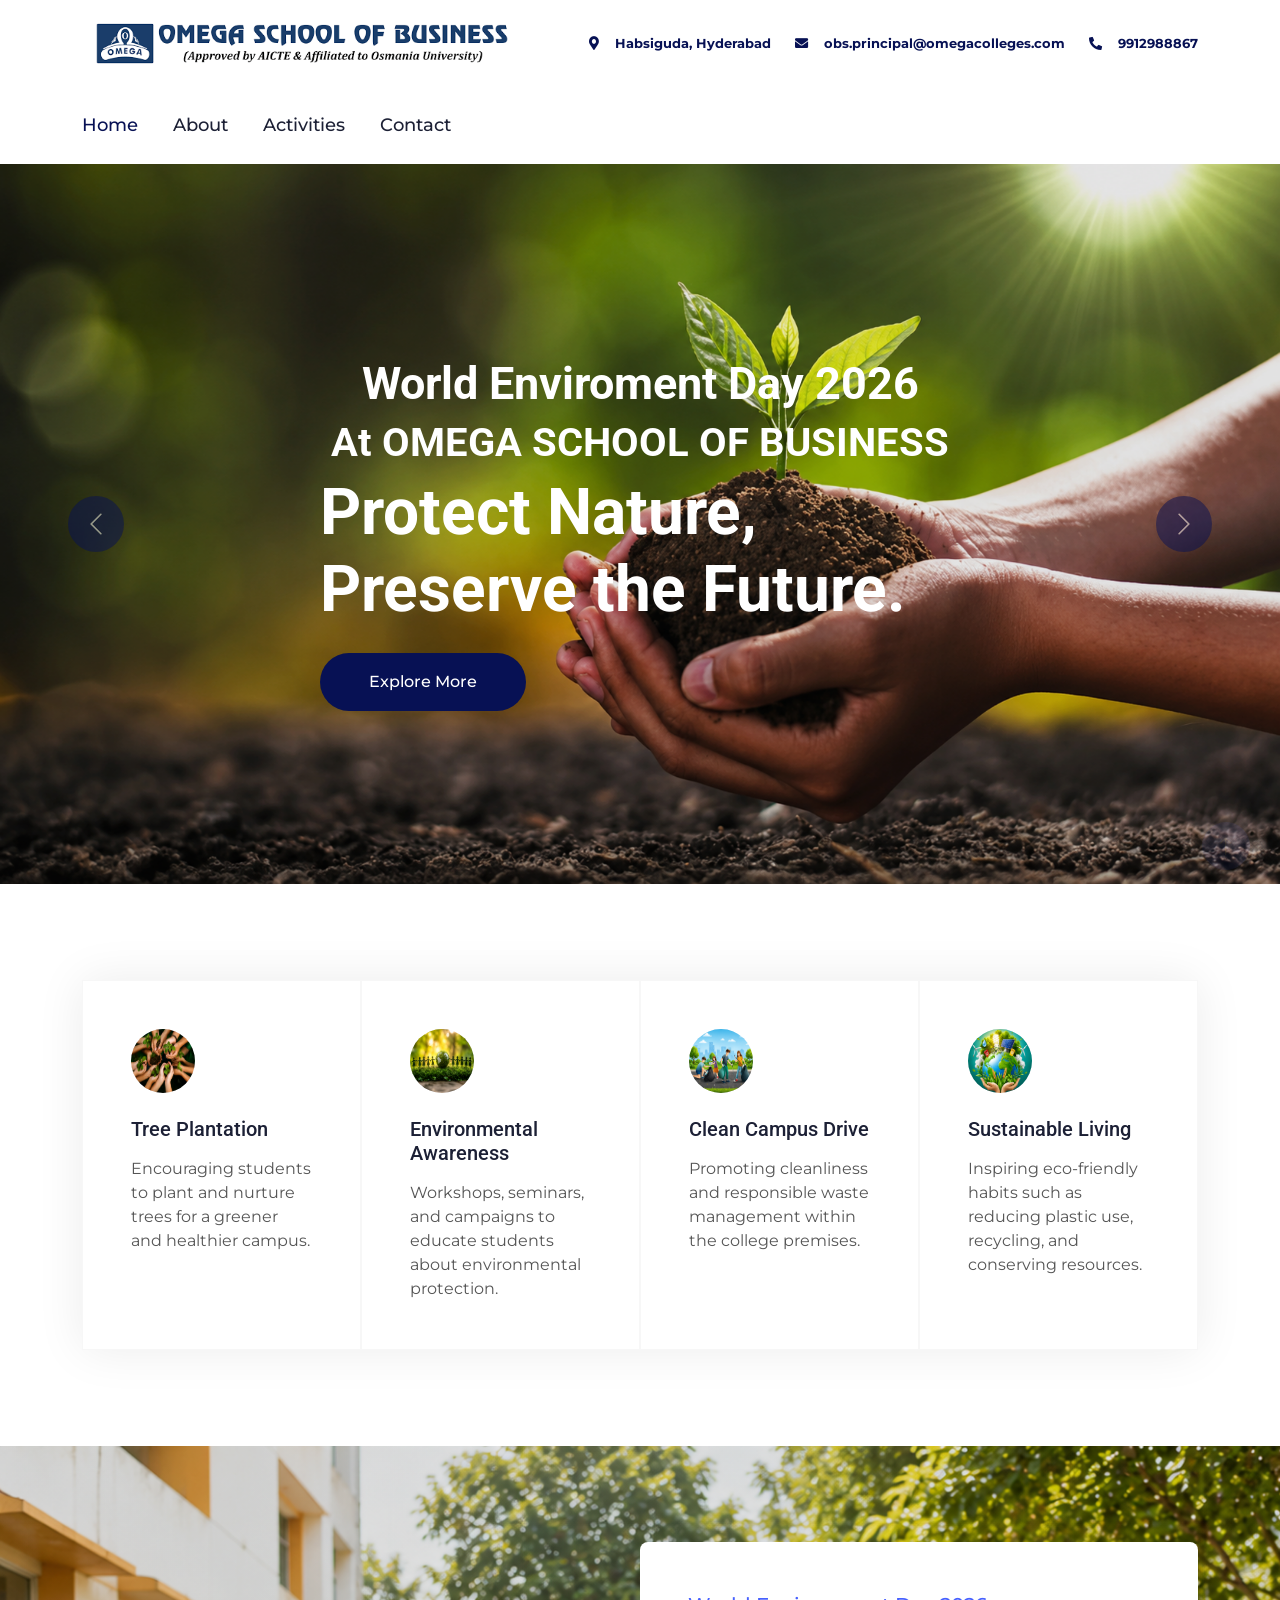
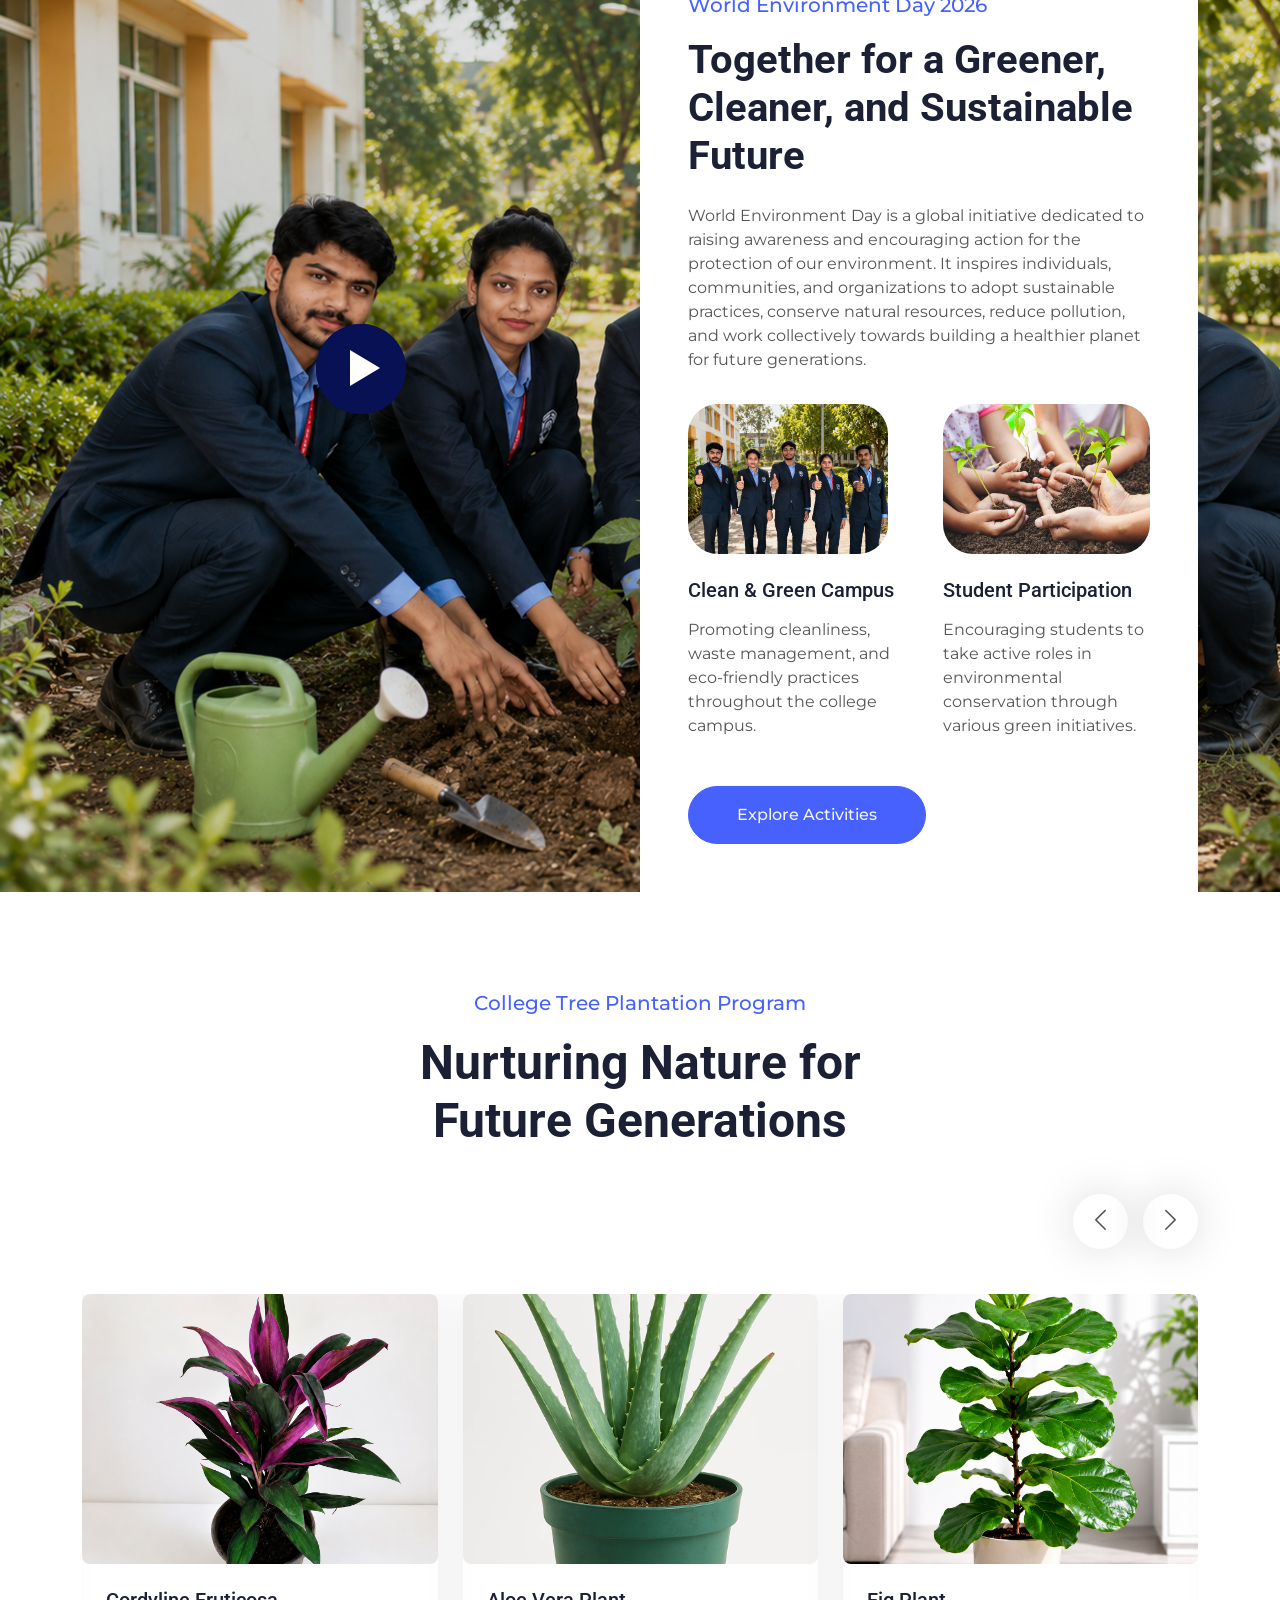
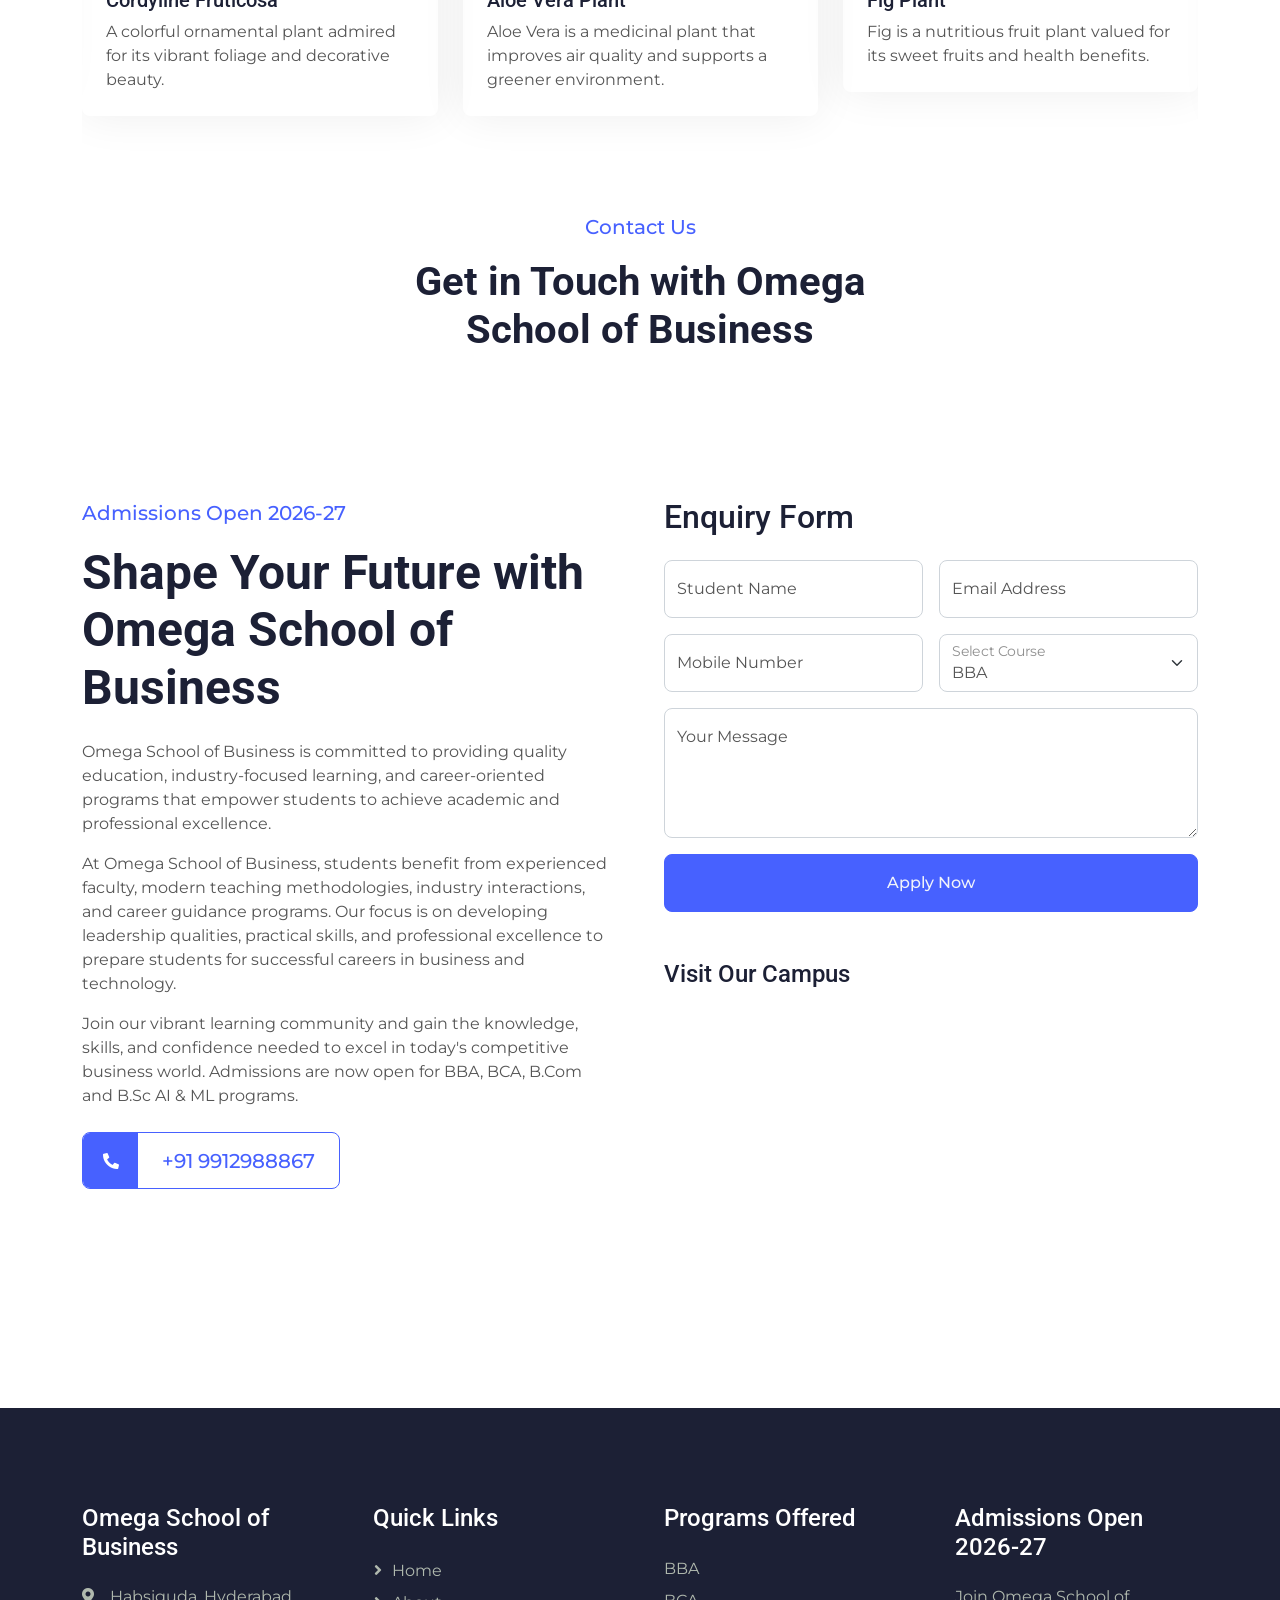
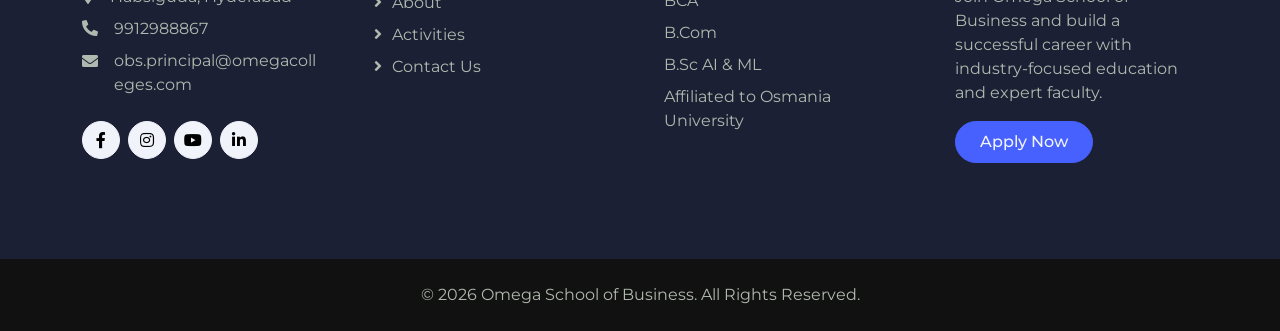
<file: index.html>
<!DOCTYPE html>
<html lang="en">

<head>
    <meta charset="utf-8">
    <title>Omega School of Business</title>
    <meta content="width=device-width, initial-scale=1.0" name="viewport">
    <meta content="" name="keywords">
    <meta content="" name="description">

    <!-- Favicon -->
    <link href="img/favicon.ico" rel="icon">

    <!-- Google Web Fonts -->
    <link rel="preconnect" href="https://fonts.googleapis.com">
    <link rel="preconnect" href="https://fonts.gstatic.com" crossorigin>
    <link
        href="https://fonts.googleapis.com/css2?family=Montserrat:wght@400;500&family=Roboto:wght@500;700&display=swap"
        rel="stylesheet">

    <!-- Icon Font Stylesheet -->
    <link href="https://cdnjs.cloudflare.com/ajax/libs/font-awesome/5.10.0/css/all.min.css" rel="stylesheet">
    <link href="https://cdn.jsdelivr.net/npm/bootstrap-icons@1.4.1/font/bootstrap-icons.css" rel="stylesheet">

    <!-- Libraries Stylesheet -->
    <link href="lib/animate/animate.min.css" rel="stylesheet">
    <link href="lib/owlcarousel/assets/owl.carousel.min.css" rel="stylesheet">
    <link href="lib/lightbox/css/lightbox.min.css" rel="stylesheet">

    <!-- Customized Bootstrap Stylesheet -->
    <link href="css/bootstrap.min.css" rel="stylesheet">

    <!-- Template Stylesheet -->
    <link href="css/style.css" rel="stylesheet">
</head>

<body>
    <!-- Spinner Start -->
    <div id="spinner"
        class="show bg-white position-fixed translate-middle w-100 vh-100 top-50 start-50 d-flex align-items-center justify-content-center">
        <div class="spinner-border text-primary" role="status" style="width: 3rem; height: 3rem;"></div>
    </div>
    <!-- Spinner End -->


    <!-- Topbar Start -->
    <div class="container-fluid text-white d-none d-lg-flex" style="background: #fff;">
        <div class="container py-3">
            <div class="d-flex align-items-center">
                <a href="index.html">
                    <img class="me-3" src="img/logo1.png" alt="Logo" style="width: 440px; ">
                    <!-- <h4 class="text-white fw-bold m-0">OMEGA SCHOOL OF BUSINESS</h4> -->
                </a>
                <div class="ms-auto d-flex align-items-center" style="color: #071154; font-size: 15px; font-weight: bolder;">
                    <small class="ms-4"><i class="fa fa-map-marker-alt me-3"></i>Habsiguda, Hyderabad</small>
                    <small class="ms-4"><i class="fa fa-envelope me-3"></i>obs.principal@omegacolleges.com</small>
                    <small class="ms-4"><i class="fa fa-phone-alt me-3"></i>9912988867</small>
                    <!-- <div class="ms-3 d-flex">
                        <a class="btn btn-sm-square btn-light text-primary rounded-circle ms-2" href=""><i
                                class="fab fa-facebook-f"></i></a>
                        <a class="btn btn-sm-square btn-light text-primary rounded-circle ms-2" href=""><i
                                class="fab fa-twitter"></i></a>
                        <a class="btn btn-sm-square btn-light text-primary rounded-circle ms-2" href=""><i
                                class="fab fa-linkedin-in"></i></a>
                    </div> -->
                </div>
            </div>
        </div>
    </div>
    <!-- Topbar End -->


    <!-- Navbar Start -->
    <div class="container-fluid bg-white sticky-top">
        <div class="container">
            <nav class="navbar navbar-expand-lg bg-white navbar-light p-lg-0">
                <a href="index.html" class="navbar-brand d-lg-none">
                    <img class="me-3 img-fluid" src="img/logo1.png" alt="Logo"
     style="max-width: 240px; width: 100%; height: auto;">
                    <!-- <h1 class="fw-bold m-0">GrowMark</h1> -->
                </a>
                <button type="button" class="navbar-toggler me-0" data-bs-toggle="collapse"
                    data-bs-target="#navbarCollapse">
                    <span class="navbar-toggler-icon"></span>
                </button>
                <div class="collapse navbar-collapse" id="navbarCollapse">
                    <div class="navbar-nav">
                        <a href="index.html" class="nav-item nav-link active">Home</a>
                        <a href="about.html" class="nav-item nav-link">About</a>
                        <a href="activities.html" class="nav-item nav-link">Activities</a>
                        <!-- <a href="project.html" class="nav-item nav-link">Projects</a> -->
                        <!-- <div class="nav-item dropdown">
                            <a href="#" class="nav-link dropdown-toggle" data-bs-toggle="dropdown">Pages</a>
                            <div class="dropdown-menu bg-light rounded-0 rounded-bottom m-0">
                                <a href="feature.html" class="dropdown-item">Features</a>
                                <a href="team.html" class="dropdown-item">Our Team</a>
                                <a href="testimonial.html" class="dropdown-item">Testimonial</a>
                                <a href="quote.html" class="dropdown-item">Quotation</a>
                                <a href="404.html" class="dropdown-item">404 Page</a>
                            </div>
                        </div> -->
                        <a href="contact.html" class="nav-item nav-link">Contact</a>
                    </div>
                    <!-- <div class="ms-auto d-none d-lg-block">
                        <a href="" class="btn btn-primary rounded-pill py-2 px-3">Get A Quote</a>
                    </div> -->
                </div>
            </nav>
        </div>
    </div>
    <!-- Navbar End -->


    <!-- Carousel Start -->
    <div class="container-fluid px-0 mb-5">
        <div id="header-carousel" class="carousel slide carousel-fade" data-bs-ride="carousel">
            <div class="carousel-inner">
                <div class="carousel-item active">
                    <img class="w-100" src="img/w2.png" alt="Image">
                    <div class="carousel-caption">
                        <div class="container">
                            <div class="row justify-content-center">
                                    <h1 style="color: #fff; text-align: center;font-weight: bolder; font-size: 45px; margin-top:20px;">World Enviroment Day 2026 </h1>
                
                                   
                                    <h1 class="fs-4 text-white animated slideInRight" >
                                        <strong style="font-size: 40px;">At OMEGA SCHOOL OF BUSINESS</strong>
                                    </h1>
                                <div class="col-lg-7 text-start">

                                    <h1 class="display-3 text-white mb-4 animated slideInRight">Protect Nature, Preserve the Future.</h1>
                                    <a href="activities.html"
                                        class="btn rounded-pill py-3 px-5 animated slideInLeft" style="background-color: #071154; color: #fff;">Explore
                                        More</a>
                                </div>
                            </div>
                        </div>
                    </div>
                </div>
                <div class="carousel-item">
                    <img class="w-100" src="img/W3.png" alt="Image">
                    <div class="carousel-caption">
                        <div class="container">
                            <div class="row justify-content-center">
                                <div class="col-lg-9 text-start">
                                        <h1 style="color: #fff; text-align: center;font-weight: bolder; font-size: 45px; margin-top:20px;">World Enviroment Day 2026 </h1>
                
                                   
                                    <h1 class="fs-4 text-white animated slideInRight" >
                                        <strong style="font-size: 40px; ">At OMEGA SCHOOL OF BUSINESS</strong>
                                    </h1>
                               
                                
            
                                    <h1 class="display-3 text-white mb-5 animated slideInLeft">Plant a Tree, Grow a Better Tomorrow.</h1>
                                    <a href="activities.html"
                                        class="btn rounded-pill py-3 px-5 animated slideInLeft" style="background-color: #071154; color: #fff;">Explore
                                        More</a>
                                </div>
                            </div>
                        </div>
                    </div>
                </div>
            </div>
            <button class="carousel-control-prev" type="button" data-bs-target="#header-carousel" data-bs-slide="prev">
                <span class="carousel-control-prev-icon" aria-hidden="true"></span>
                <span class="visually-hidden">Previous</span>
            </button>
            <button class="carousel-control-next" type="button" data-bs-target="#header-carousel" data-bs-slide="next">
                <span class="carousel-control-next-icon" aria-hidden="true"></span>
                <span class="visually-hidden">Next</span>
            </button>
        </div>
    </div>
    <!-- Carousel End -->

<!-- Features Start -->
<div class="container-xxl py-5">
    <div class="container">
        <div class="row g-0 feature-row">
            
            <div class="col-md-6 col-lg-3 wow fadeIn" data-wow-delay="0.1s">
                <div class="feature-item border h-100 p-5">
                    <div class="btn-square bg-light rounded-circle mb-4" style="width: 64px; height: 64px;">
                        <img class="img-fluid" src="img/icon/i4.png" alt="Tree Plantation" style="width: 64px; height: 64px;border-radius: 50%;">
                    </div>
                    <h5 class="mb-3">Tree Plantation</h5>
                    <p class="mb-0">
                        Encouraging students to plant and nurture trees for a greener and healthier campus.
                    </p>
                </div>
            </div>

            <div class="col-md-6 col-lg-3 wow fadeIn" data-wow-delay="0.3s">
                <div class="feature-item border h-100 p-5">
                    <div class="btn-square bg-light rounded-circle mb-4" style="width: 64px; height: 64px;">
                        <img class="img-fluid" src="img/icon/i1.png" alt="Awareness Programs" style="width: 64px; height: 64px;border-radius: 50%;">
                    </div>
                    <h5 class="mb-3">Environmental Awareness</h5>
                    <p class="mb-0">
                        Workshops, seminars, and campaigns to educate students about environmental protection.
                    </p>
                </div>
            </div>

            <div class="col-md-6 col-lg-3 wow fadeIn" data-wow-delay="0.5s">
                <div class="feature-item border h-100 p-5">
                    <div class="btn-square bg-light rounded-circle mb-4" style="width: 64px; height: 64px;">
                        <img class="img-fluid" src="img/icon/i3.png" alt="Clean Campus" style="width: 64px; height: 64px;border-radius: 50%;">
                    </div>
                    <h5 class="mb-3">Clean Campus Drive</h5>
                    <p class="mb-0">
                        Promoting cleanliness and responsible waste management within the college premises.
                    </p>
                </div>
            </div>

            <div class="col-md-6 col-lg-3 wow fadeIn" data-wow-delay="0.7s">
                <div class="feature-item border h-100 p-5">
                    <div class="btn-square bg-light rounded-circle mb-4" style="width: 64px; height: 64px;">
                        <img class="img-fluid" src="img/icon/i2.png" alt="Sustainability" style="width: 64px; height: 64px;border-radius: 50%;">
                    </div>
                    <h5 class="mb-3">Sustainable Living</h5>
                    <p class="mb-0">
                        Inspiring eco-friendly habits such as reducing plastic use, recycling, and conserving resources.
                    </p>
                </div>
            </div>

        </div>
    </div>
</div>
    <!-- Features End -->


    <!-- About Start -->
    <div class="container-xxl about my-5">
        <div class="container">
            <div class="row g-0">
                <div class="col-lg-6">
                    <div class="h-100 d-flex align-items-center justify-content-center" style="min-height: 300px;">
                        <button type="button" class="btn-play" data-bs-toggle="modal"
                            data-src="video/v2.mp4" data-bs-target="#videoModal">
                            <span></span>
                        </button>
                    </div>
                </div>
                <div class="col-lg-6 pt-lg-5 wow fadeIn" data-wow-delay="0.5s">
                    <div class="bg-white rounded-top p-5 mt-lg-5">
                      <p class="fs-5 fw-medium text-primary">World Environment Day 2026</p>

<h1 class="display-6 mb-4">Together for a Greener, Cleaner, and Sustainable Future</h1>

<p class="mb-4">
    World Environment Day is a global initiative dedicated to raising awareness and encouraging action for the protection of our environment. It inspires individuals, communities, and organizations to adopt sustainable practices, conserve natural resources, reduce pollution, and work collectively towards building a healthier planet for future generations.
</p>
                        <div class="row g-5 pt-2 mb-5">
    <div class="col-sm-6">
        <img class="img-fluid mb-4" src="img/a1.png" alt="" style="border-radius: 30px; height:150px">
        <h5 class="mb-3">Clean & Green Campus</h5>
        <span>
            Promoting cleanliness, waste management, and eco-friendly practices throughout the college campus.
        </span>
    </div>

    <div class="col-sm-6">
        <img class="img-fluid mb-4" src="img/a3.jpg" alt="" style="border-radius: 30px;height:150px">
        <h5 class="mb-3">Student Participation</h5>
        <span>
            Encouraging students to take active roles in environmental conservation through various green initiatives.
        </span>
    </div>
</div>

<a class="btn btn-primary rounded-pill py-3 px-5" href="activities.html">
    Explore Activities
</a>
                    </div>
                </div>
            </div>
        </div>
    </div>
    <!-- About End -->


    <!-- Video Modal Start -->
    <div class="modal modal-video fade" id="videoModal" tabindex="-1" aria-labelledby="exampleModalLabel"
        aria-hidden="true">
        <div class="modal-dialog">
            <div class="modal-content rounded-0">
                <div class="modal-header">
                    <h3 class="modal-title" id="exampleModalLabel">Video</h3>
                    <button type="button" class="btn-close" data-bs-dismiss="modal" aria-label="Close"></button>
                </div>
                <div class="modal-body">
                    <!-- 16:9 aspect ratio -->
                    <div class="ratio ratio-16x9">
                        <iframe class="embed-responsive-item" src="" id="video" allowfullscreen
                            allowscriptaccess="always" allow="autoplay"></iframe>
                    </div>
                </div>
            </div>
        </div>
    </div>
    <!-- Video Modal End -->

    <script>
        let videoSrc = "";

document.querySelector(".btn-play").addEventListener("click", function () {
    videoSrc = this.getAttribute("data-src");
    document.getElementById("video").src = videoSrc + "?autoplay=1";
});

document.getElementById("videoModal").addEventListener("hidden.bs.modal", function () {
    document.getElementById("video").src = "";
});
    </script>


    <!-- Service Start -->
    <div class="container-xxl py-5">
        <div class="container">
            <div class="text-center mx-auto wow fadeInUp" data-wow-delay="0.1s" style="max-width: 500px;">
                <p class="fs-5 fw-medium text-primary">College Tree Plantation Program</p>
<h1 class="display-5 mb-5">Nurturing Nature for Future Generations</h1>
            </div>
            
        </div>
    </div>
    <!-- Service End -->


    <!-- Project Start -->
    <div class="container-xxl pt-5">
        <div class="container">
            <!-- <div class="text-center text-md-start pb-5 pb-md-0 wow fadeInUp" data-wow-delay="0.1s"
                style="max-width: 500px;">
                <p class="fs-5 fw-medium text-primary">Our Projects</p>
                <h1 class="display-5 mb-5">We've Done Lot's of Awesome Projects</h1>
            </div> -->
              <div class="owl-carousel project-carousel wow fadeInUp" data-wow-delay="0.1s">
                <div class="project-item mb-5">
                    <div class="position-relative">
<img class="img-fluid w-100 rounded" src="img/alovera.jpg" alt="Plantation Activity"
     style="height: 270px; object-fit: cover;">
                            <div class="project-overlay">
                            <a class="btn btn-lg-square btn-light rounded-circle m-1" href="img/alovera.jpg"
                                data-lightbox="project"><i class="fa fa-eye"></i></a>
                            <a class="btn btn-lg-square btn-light rounded-circle m-1" href="alovera.html"><i
                                    class="fa fa-link"></i></a>
                        </div>
                    </div>
                    <div class="p-4">
                        <a class="d-block h5" href="">Aloe Vera Plant</a>
                        <span>Aloe Vera is a medicinal plant that improves air quality and supports a greener environment.</span>
                    </div>
                </div>
                <!-- Fig Plant -->
<div class="project-item mb-5">
    <div class="position-relative">
        <img class="img-fluid w-100 rounded" src="img/fig.jpg" alt="Fig Plant"
            style="height: 270px; object-fit: cover;">
        <div class="project-overlay">
            <a class="btn btn-lg-square btn-light rounded-circle m-1" href="img/fig.jpg"
                data-lightbox="project"><i class="fa fa-eye"></i></a>
            <a class="btn btn-lg-square btn-light rounded-circle m-1" href="fig.html"><i
                    class="fa fa-link"></i></a>
        </div>
    </div>
    <div class="p-4">
        <a class="d-block h5" href="">Fig Plant</a>
        <span>Fig is a nutritious fruit plant valued for its sweet fruits and health benefits.</span>
    </div>
</div>

<!-- Bougainvillea -->
<div class="project-item mb-5">
    <div class="position-relative">
        <img class="img-fluid w-100 rounded" src="img/bog.jpg" alt="Bougainvillea"
            style="height: 270px; object-fit: cover;">
        <div class="project-overlay">
            <a class="btn btn-lg-square btn-light rounded-circle m-1" href="img/bog.jpg"
                data-lightbox="project"><i class="fa fa-eye"></i></a>
            <a class="btn btn-lg-square btn-light rounded-circle m-1" href="bougainvillea.html"><i
                    class="fa fa-link"></i></a>
        </div>
    </div>
    <div class="p-4">
        <a class="d-block h5" href="">Bougainvillea</a>
        <span>A vibrant flowering plant that beautifies gardens with colorful blooms.</span>
    </div>
</div>

<!-- Croton Petra -->
<div class="project-item mb-5">
    <div class="position-relative">
        <img class="img-fluid w-100 rounded" src="img/croton.jpg" alt="Croton Petra"
            style="height: 270px; object-fit: cover;">
        <div class="project-overlay">
            <a class="btn btn-lg-square btn-light rounded-circle m-1" href="img/croton.jpg"
                data-lightbox="project"><i class="fa fa-eye"></i></a>
            <a class="btn btn-lg-square btn-light rounded-circle m-1" href="croton.html"><i
                    class="fa fa-link"></i></a>
        </div>
    </div>
    <div class="p-4">
        <a class="d-block h5" href="">Croton Petra</a>
        <span>An ornamental plant admired for its colorful and decorative leaves.</span>
    </div>
</div>

<!-- Rose -->
<div class="project-item mb-5">
    <div class="position-relative">
        <img class="img-fluid w-100 rounded" src="img/rose.jpg" alt="Rose Plant"
            style="height: 270px; object-fit: cover;">
        <div class="project-overlay">
            <a class="btn btn-lg-square btn-light rounded-circle m-1" href="img/rose.jpg"
                data-lightbox="project"><i class="fa fa-eye"></i></a>
            <a class="btn btn-lg-square btn-light rounded-circle m-1" href="rose.html"><i
                    class="fa fa-link"></i></a>
        </div>
    </div>
    <div class="p-4">
        <a class="d-block h5" href="">Rose Plant</a>
        <span>Known as the queen of flowers, cherished for its beauty and fragrance.</span>
    </div>
</div>

<!-- Maruvam -->
<div class="project-item mb-5">
    <div class="position-relative">
        <img class="img-fluid w-100 rounded" src="img/maruvam.jpg" alt="Maruvam Plant"
            style="height: 270px; object-fit: cover;">
        <div class="project-overlay">
            <a class="btn btn-lg-square btn-light rounded-circle m-1" href="img/maruvam.jpg"
                data-lightbox="project"><i class="fa fa-eye"></i></a>
            <a class="btn btn-lg-square btn-light rounded-circle m-1" href="maruvam.html"><i
                    class="fa fa-link"></i></a>
        </div>
    </div>
    <div class="p-4">
        <a class="d-block h5" href="">Maruvam Plant</a>
        <span>A fragrant herbal plant used in traditional medicine and home gardens.</span>
    </div>
</div>

<!-- Krishna Tulasi -->
<div class="project-item mb-5">
    <div class="position-relative">
        <img class="img-fluid w-100 rounded" src="img/krishna.jpg" alt="Krishna Tulasi"
            style="height: 270px; object-fit: cover;">
        <div class="project-overlay">
            <a class="btn btn-lg-square btn-light rounded-circle m-1" href="img/krishna.jpg"
                data-lightbox="project"><i class="fa fa-eye"></i></a>
            <a class="btn btn-lg-square btn-light rounded-circle m-1" href="krishna.html"><i
                    class="fa fa-link"></i></a>
        </div>
    </div>
    <div class="p-4">
        <a class="d-block h5" href="">Krishna Tulasi</a>
        <span>A sacred medicinal herb valued for its spiritual and health benefits.</span>
    </div>
</div>

<!-- Guava -->
<div class="project-item mb-5">
    <div class="position-relative">
        <img class="img-fluid w-100 rounded" src="img/guava.jpg" alt="Guava Plant"
            style="height: 270px; object-fit: cover;">
        <div class="project-overlay">
            <a class="btn btn-lg-square btn-light rounded-circle m-1" href="img/guava.jpg"
                data-lightbox="project"><i class="fa fa-eye"></i></a>
            <a class="btn btn-lg-square btn-light rounded-circle m-1" href="guava.html"><i
                    class="fa fa-link"></i></a>
        </div>
    </div>
    <div class="p-4">
        <a class="d-block h5" href="">Guava Plant</a>
        <span>A fruit-bearing plant rich in vitamins and essential nutrients.</span>
    </div>
</div>

<!-- Ficus Religiosa -->
<div class="project-item mb-5">
    <div class="position-relative">
        <img class="img-fluid w-100 rounded" src="img/ficus.jpg" alt="Ficus Religiosa"
            style="height: 270px; object-fit: cover;">
        <div class="project-overlay">
            <a class="btn btn-lg-square btn-light rounded-circle m-1" href="img/ficus.jpg"
                data-lightbox="project"><i class="fa fa-eye"></i></a>
            <a class="btn btn-lg-square btn-light rounded-circle m-1" href="ficus.html"><i
                    class="fa fa-link"></i></a>
        </div>
    </div>
    <div class="p-4">
        <a class="d-block h5" href="">Ficus Religiosa</a>
        <span>A sacred tree known for its ecological and environmental importance.</span>
    </div>
</div>

<!-- Cordyline Fruticosa -->
<div class="project-item mb-5">
    <div class="position-relative">
        <img class="img-fluid w-100 rounded" src="img/fruit.jpg" alt="Cordyline Fruticosa"
            style="height: 270px; object-fit: cover;">
        <div class="project-overlay">
            <a class="btn btn-lg-square btn-light rounded-circle m-1" href="img/fruit.jpg"
                data-lightbox="project"><i class="fa fa-eye"></i></a>
            <a class="btn btn-lg-square btn-light rounded-circle m-1" href="fruticosa.html"><i
                    class="fa fa-link"></i></a>
        </div>
    </div>
    <div class="p-4">
        <a class="d-block h5" href="">Cordyline Fruticosa</a>
        <span>A colorful ornamental plant admired for its vibrant foliage and decorative beauty.</span>
    </div>
</div>
            </div>
        </div>
    </div>
    <!-- Project End -->
         

<!-- Quote Start -->

<div class="container-xxl py-5" id="contact">
    <div class="container">
        <div class="text-center mx-auto wow fadeInUp" data-wow-delay="0.1s" style="max-width: 500px;">
            <p class="fs-5 fw-medium text-primary">Contact Us</p>
            <h4 class="display-6 mb-5">Get in Touch with Omega School of Business</h4>
        </div>
        </div>
        </div>

<div class="container-xxl py-5">
    <div class="container">
        <div class="row g-5">
            <div class="col-lg-6 wow fadeInUp" data-wow-delay="0.1s">
                <p class="fs-5 fw-medium text-primary">Admissions Open 2026-27</p>
                <h1 class="display-5 mb-4">Shape Your Future with Omega School of Business</h1>


          <p>
    Omega School of Business is committed to providing quality education, industry-focused learning, and career-oriented programs that empower students to achieve academic and professional excellence.
</p>

<p>
    At Omega School of Business, students benefit from experienced faculty, modern teaching methodologies, industry interactions, and career guidance programs. Our focus is on developing leadership qualities, practical skills, and professional excellence to prepare students for successful careers in business and technology.
</p>

<p class="mb-4">
    Join our vibrant learning community and gain the knowledge, skills, and confidence needed to excel in today's competitive business world. Admissions are now open for BBA, BCA, B.Com and B.Sc AI & ML programs.
</p>

            <a class="d-inline-flex align-items-center rounded overflow-hidden border border-primary" href="tel:+919912988867">
                <span class="btn-lg-square bg-primary" style="width: 55px; height: 55px;">
                    <i class="fa fa-phone-alt text-white"></i>
                </span>
                <span class="fs-5 fw-medium mx-4">+91 9912988867</span>
            </a>
        </div>

        <div class="col-lg-6 wow fadeInUp" data-wow-delay="0.5s">
            <h2 class="mb-4">Enquiry Form</h2>

            <div class="row g-3">
                <div class="col-sm-6">
                    <div class="form-floating">
                        <input type="text" class="form-control" id="name" placeholder="Student Name">
                        <label for="name">Student Name</label>
                    </div>
                </div>

                <div class="col-sm-6">
                    <div class="form-floating">
                        <input type="email" class="form-control" id="mail" placeholder="Email Address">
                        <label for="mail">Email Address</label>
                    </div>
                </div>

                <div class="col-sm-6">
                    <div class="form-floating">
                        <input type="text" class="form-control" id="mobile" placeholder="Mobile Number">
                        <label for="mobile">Mobile Number</label>
                    </div>
                </div>

                <div class="col-sm-6">
                    <div class="form-floating">
                        <select class="form-select" id="course">
                            <option selected>BBA</option>
                            <option>BCA</option>
                            <option>B.Com</option>
                            <option>B.Sc AI & ML</option>
                        </select>
                        <label for="course">Select Course</label>
                    </div>
                </div>

                <div class="col-12">
                    <div class="form-floating">
                        <textarea class="form-control" placeholder="Message" id="message" style="height: 130px"></textarea>
                        <label for="message">Your Message</label>
                    </div>
                </div>

                <div class="col-12 text-center">
                    <button class="btn btn-primary w-100 py-3" type="submit">
                        Apply Now
                    </button>
                </div>
            </div>
            <!-- Map Start --> <div class="mt-5"> <h4 class="mb-3">Visit Our Campus</h4> <iframe class="w-100 rounded" src="https://www.google.com/maps/embed?pb=!1m18!1m12!1m3!1d3806.8651162724736!2d78.54144727369008!3d17.41825960191801!2m3!1f0!2f0!3f0!3m2!1i1024!2i768!4f13.1!3m3!1m2!1s0x3bcb91ae35d0c565%3A0x121e6ef30f50394!2sOmega%20School%20of%20Business!5e0!3m2!1sen!2sin!4v1781787040923!5m2!1sen!2sin" style="min-height: 300px; border:0;" allowfullscreen="" loading="lazy" referrerpolicy="no-referrer-when-downgrade"> </iframe> </div> <!-- Map End -->
        </div>
    </div>
</div>


</div>
<!-- Quote End -->

<!-- 

    <div class="container-xxl py-5">
        <div class="container">
            <div class="text-center mx-auto wow fadeInUp" data-wow-delay="0.1s" style="max-width: 500px;">
                <p class="fs-5 fw-medium text-primary">Our Team</p>
                <h1 class="display-5 mb-5">Our Expert People Ready to Help You</h1>
            </div>
            <div class="row g-4">
                <div class="col-lg-3 col-md-6 wow fadeInUp" data-wow-delay="0.1s">
                    <div class="team-item rounded overflow-hidden pb-4">
                        <img class="img-fluid mb-4" src="img/team-1.jpg" alt="">
                        <h5>Alex Robin</h5>
                        <span class="text-primary">Founder & CEO</span>
                        <ul class="team-social">
                            <li><a class="btn btn-square" href=""><i class="fab fa-facebook-f"></i></a></li>
                            <li><a class="btn btn-square" href=""><i class="fab fa-twitter"></i></a></li>
                            <li><a class="btn btn-square" href=""><i class="fab fa-instagram"></i></a></li>
                            <li><a class="btn btn-square" href=""><i class="fab fa-linkedin-in"></i></a></li>
                        </ul>
                    </div>
                </div>
                <div class="col-lg-3 col-md-6 wow fadeInUp" data-wow-delay="0.3s">
                    <div class="team-item rounded overflow-hidden pb-4">
                        <img class="img-fluid mb-4" src="img/team-2.jpg" alt="">
                        <h5>Adam Crew</h5>
                        <span class="text-primary">Co Founder</span>
                        <ul class="team-social">
                            <li><a class="btn btn-square" href=""><i class="fab fa-facebook-f"></i></a></li>
                            <li><a class="btn btn-square" href=""><i class="fab fa-twitter"></i></a></li>
                            <li><a class="btn btn-square" href=""><i class="fab fa-instagram"></i></a></li>
                            <li><a class="btn btn-square" href=""><i class="fab fa-linkedin-in"></i></a></li>
                        </ul>
                    </div>
                </div>
                <div class="col-lg-3 col-md-6 wow fadeInUp" data-wow-delay="0.5s">
                    <div class="team-item rounded overflow-hidden pb-4">
                        <img class="img-fluid mb-4" src="img/team-3.jpg" alt="">
                        <h5>Boris Johnson</h5>
                        <span class="text-primary">Executive Manager</span>
                        <ul class="team-social">
                            <li><a class="btn btn-square" href=""><i class="fab fa-facebook-f"></i></a></li>
                            <li><a class="btn btn-square" href=""><i class="fab fa-twitter"></i></a></li>
                            <li><a class="btn btn-square" href=""><i class="fab fa-instagram"></i></a></li>
                            <li><a class="btn btn-square" href=""><i class="fab fa-linkedin-in"></i></a></li>
                        </ul>
                    </div>
                </div>
                <div class="col-lg-3 col-md-6 wow fadeInUp" data-wow-delay="0.7s">
                    <div class="team-item rounded overflow-hidden pb-4">
                        <img class="img-fluid mb-4" src="img/team-4.jpg" alt="">
                        <h5>Robert Jordan</h5>
                        <span class="text-primary">Digital Marketer</span>
                        <ul class="team-social">
                            <li><a class="btn btn-square" href=""><i class="fab fa-facebook-f"></i></a></li>
                            <li><a class="btn btn-square" href=""><i class="fab fa-twitter"></i></a></li>
                            <li><a class="btn btn-square" href=""><i class="fab fa-instagram"></i></a></li>
                            <li><a class="btn btn-square" href=""><i class="fab fa-linkedin-in"></i></a></li>
                        </ul>
                    </div>
                </div>
            </div>
        </div>
    </div>


    <div class="container-xxl pt-5">
        <div class="container">
            <div class="text-center text-md-start pb-5 pb-md-0 wow fadeInUp" data-wow-delay="0.1s"
                style="max-width: 500px;">
                <p class="fs-5 fw-medium text-primary">Testimonial</p>
                <h1 class="display-5 mb-5">What Clients Say About Our Services!</h1>
            </div>
            <div class="owl-carousel testimonial-carousel wow fadeInUp" data-wow-delay="0.1s">
                <div class="testimonial-item rounded p-4 p-lg-5 mb-5">
                    <img class="mb-4" src="img/testimonial-1.jpg" alt="">
                    <p class="mb-4">Diam dolor diam ipsum sit. Aliqu diam amet diam et eos. Clita erat ipsum et lorem et
                        sit, sed stet lorem sit clita duo justo</p>
                    <h5>Client Name</h5>
                    <span class="text-primary">Profession</span>
                </div>
                <div class="testimonial-item rounded p-4 p-lg-5 mb-5">
                    <img class="mb-4" src="img/testimonial-2.jpg" alt="">
                    <p class="mb-4">Diam dolor diam ipsum sit. Aliqu diam amet diam et eos. Clita erat ipsum et lorem et
                        sit, sed stet lorem sit clita duo justo</p>
                    <h5>Client Name</h5>
                    <span class="text-primary">Profession</span>
                </div>
                <div class="testimonial-item rounded p-4 p-lg-5 mb-5">
                    <img class="mb-4" src="img/testimonial-3.jpg" alt="">
                    <p class="mb-4">Diam dolor diam ipsum sit. Aliqu diam amet diam et eos. Clita erat ipsum et lorem et
                        sit, sed stet lorem sit clita duo justo</p>
                    <h5>Client Name</h5>
                    <span class="text-primary">Profession</span>
                </div>
                <div class="testimonial-item rounded p-4 p-lg-5 mb-5">
                    <img class="mb-4" src="img/testimonial-4.jpg" alt="">
                    <p class="mb-4">Diam dolor diam ipsum sit. Aliqu diam amet diam et eos. Clita erat ipsum et lorem et
                        sit, sed stet lorem sit clita duo justo</p>
                    <h5>Client Name</h5>
                    <span class="text-primary">Profession</span>
                </div>
            </div>
        </div>
    </div>
 -->


<!-- Footer Start -->

<div class="container-fluid bg-dark footer mt-5 py-5 wow fadeIn" data-wow-delay="0.1s">
    <div class="container py-5">
        <div class="row g-5">

        <div class="col-lg-3 col-md-6">
            <h4 class="text-white mb-4">Omega School of Business</h4>
            <p class="mb-2">
                <i class="fa fa-map-marker-alt me-3"></i>Habsiguda, Hyderabad
            </p>
            <p class="mb-2">
                <i class="fa fa-phone-alt me-3"></i>9912988867
            </p>
      <p class="mb-2 d-flex">
    <i class="fa fa-envelope me-3 mt-1 flex-shrink-0"></i>
    <span class="text-break">obs.principal@omegacolleges.com</span>
</p>

            <div class="d-flex pt-3">
                <a class="btn btn-square btn-light rounded-circle me-2" href="#">
                    <i class="fab fa-facebook-f"></i>
                </a>
                <a class="btn btn-square btn-light rounded-circle me-2" href="#">
                    <i class="fab fa-instagram"></i>
                </a>
                <a class="btn btn-square btn-light rounded-circle me-2" href="#">
                    <i class="fab fa-youtube"></i>
                </a>
                <a class="btn btn-square btn-light rounded-circle me-2" href="#">
                    <i class="fab fa-linkedin-in"></i>
                </a>
            </div>
        </div>

          <div class="col-lg-3 col-md-6">
            <h4 class="text-white mb-4">Quick Links</h4>
            <a class="btn btn-link" href="index.html">Home</a>
            <a class="btn btn-link" href="about.html">About</a>
            <a class="btn btn-link" href="activities.html">Activities</a>
            <a class="btn btn-link" href="contact.html">Contact Us</a>
            <!-- <a class="btn btn-link" href="#admissions">Admissions</a> -->
        </div>


        <div class="col-lg-3 col-md-6">
            <h4 class="text-white mb-4">Programs Offered</h4>
            <p class="mb-2">BBA</p>
            <p class="mb-2">BCA</p>
            <p class="mb-2">B.Com</p>
            <p class="mb-2">B.Sc AI & ML</p>
            <p class="mb-2">Affiliated to Osmania University</p>
        </div>

        <div class="col-lg-3 col-md-6">
            <h4 class="text-white mb-4">Admissions Open 2026-27</h4>
            <p>
                Join Omega School of Business and build a successful career with industry-focused education and expert faculty.
            </p>

            <a href="tel:9912988867" class="btn btn-primary rounded-pill px-4 py-2">
                Apply Now
            </a>
        </div>

    </div>
</div>


</div>
<!-- Footer End -->

<div class="container-fluid copyright py-4">
    <div class="container text-center">
        <p class="mb-0">
            © 2026 Omega School of Business. All Rights Reserved.
        </p>
    </div>
</div>


    <!-- Back to Top -->
    <a href="#" class="btn btn-lg btn-primary btn-lg-square rounded-circle back-to-top"><i
            class="bi bi-arrow-up"></i></a>


            


    <!-- JavaScript Libraries -->
    <script src="https://ajax.googleapis.com/ajax/libs/jquery/3.6.1/jquery.min.js"></script>
    <script src="https://cdn.jsdelivr.net/npm/bootstrap@5.0.0/dist/js/bootstrap.bundle.min.js"></script>
    <script src="lib/wow/wow.min.js"></script>
    <script src="lib/easing/easing.min.js"></script>
    <script src="lib/waypoints/waypoints.min.js"></script>
    <script src="lib/owlcarousel/owl.carousel.min.js"></script>
    <script src="lib/lightbox/js/lightbox.min.js"></script>

    <!-- Template Javascript -->
    <script src="js/main.js"></script>
</body>

</html>
</file>
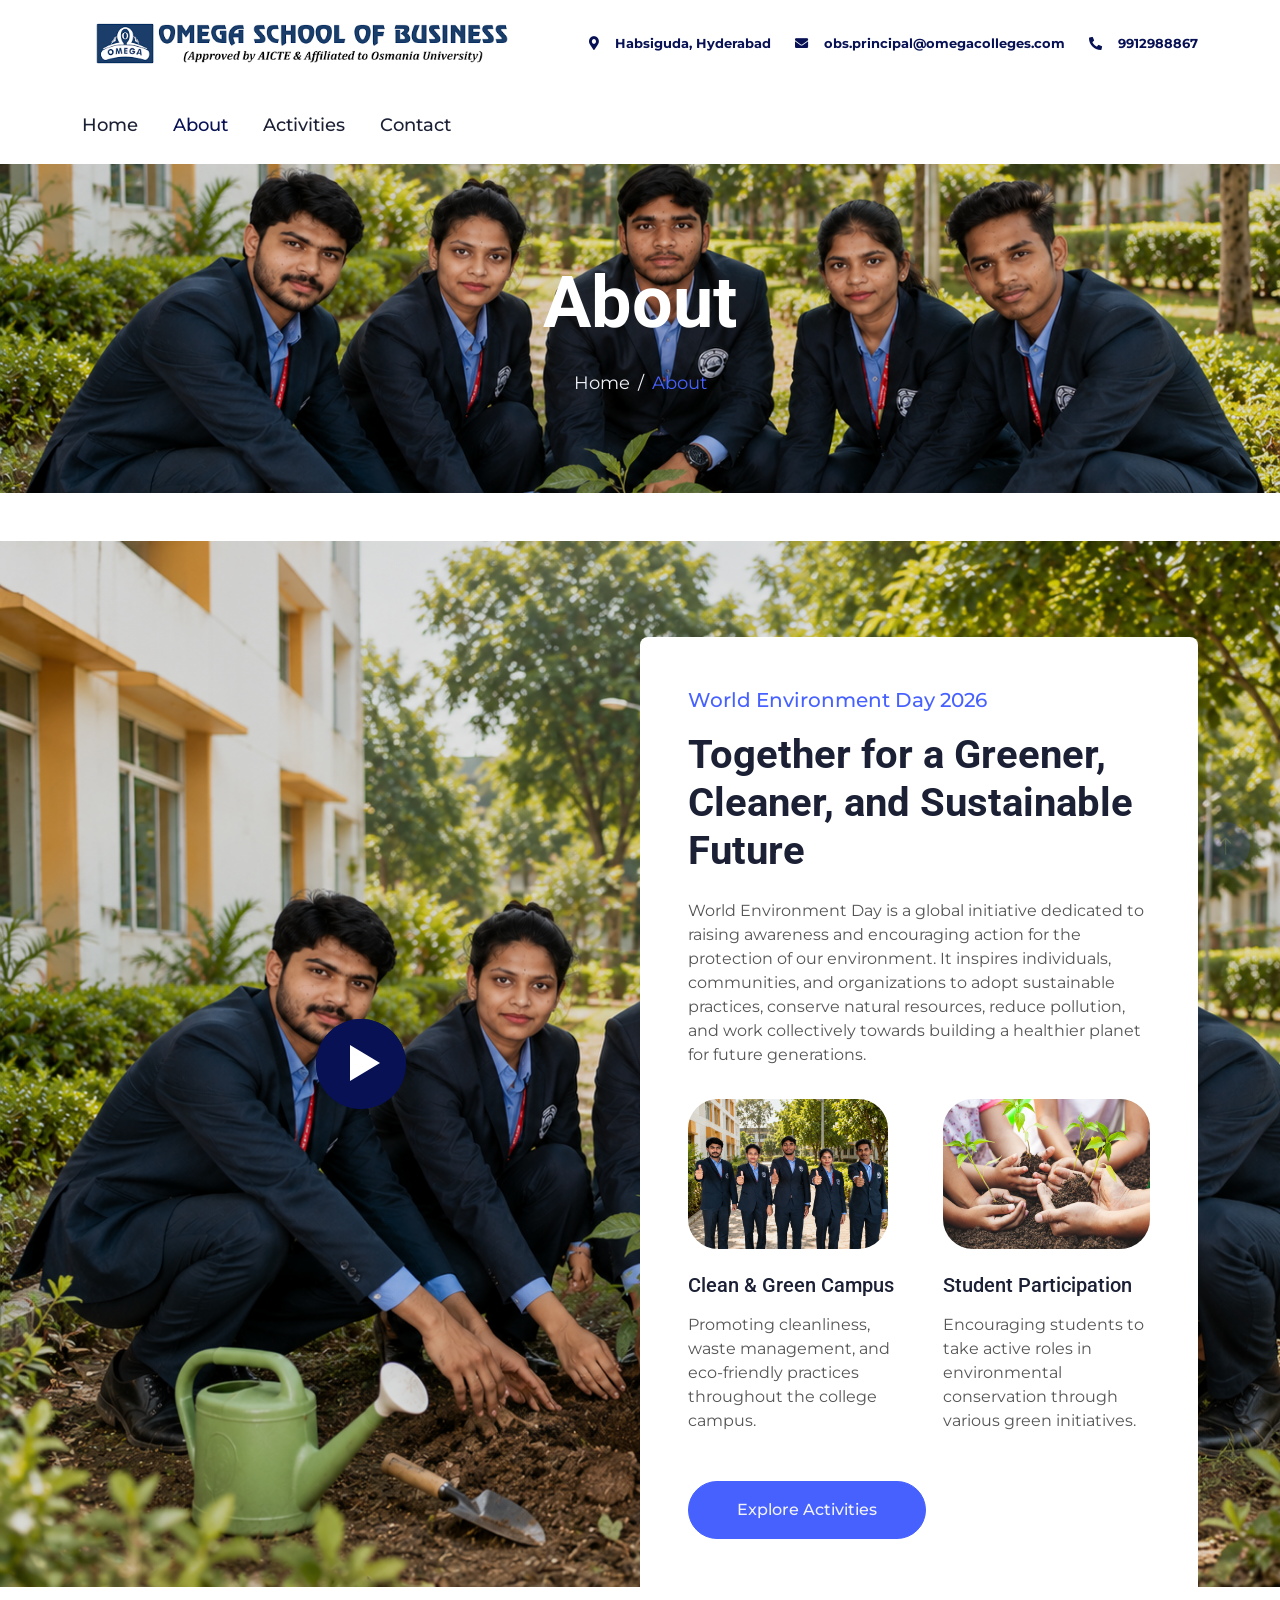
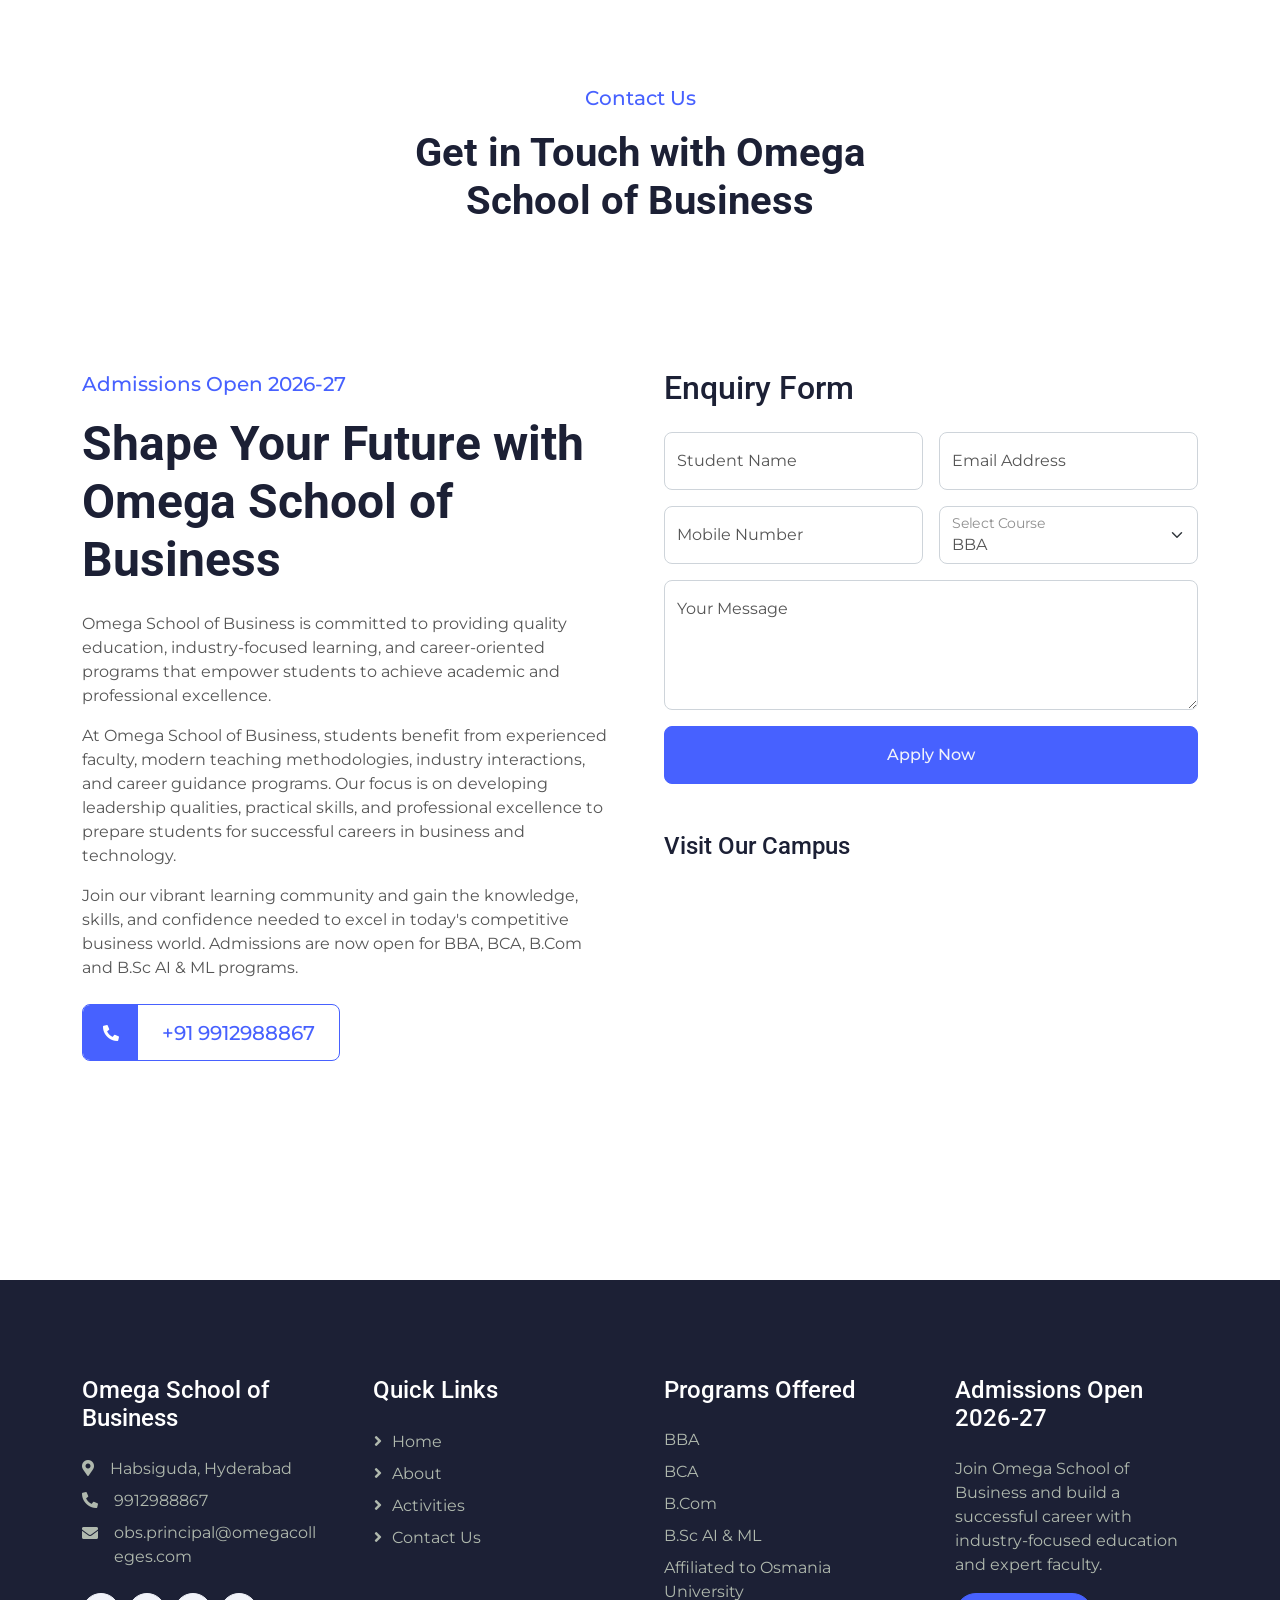
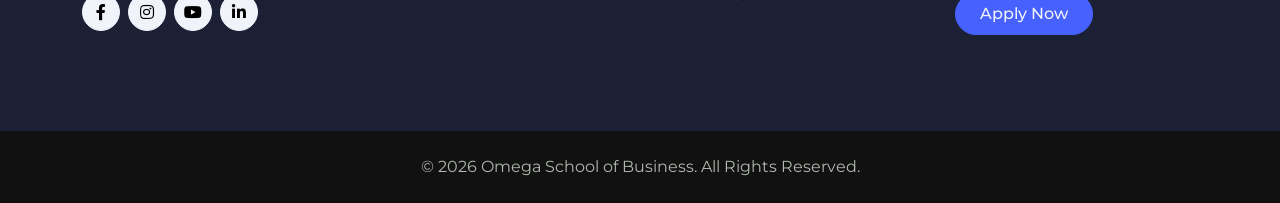
<file: about.html>
<!DOCTYPE html>
<html lang="en">

<head>
    <meta charset="utf-8">
    <title>Omega School of Business</title>
    <meta content="width=device-width, initial-scale=1.0" name="viewport">
    <meta content="" name="keywords">
    <meta content="" name="description">

    <!-- Favicon -->
    <link href="img/favicon.ico" rel="icon">

    <!-- Google Web Fonts -->
    <link rel="preconnect" href="https://fonts.googleapis.com">
    <link rel="preconnect" href="https://fonts.gstatic.com" crossorigin>
    <link
        href="https://fonts.googleapis.com/css2?family=Montserrat:wght@400;500&family=Roboto:wght@500;700&display=swap"
        rel="stylesheet">

    <!-- Icon Font Stylesheet -->
    <link href="https://cdnjs.cloudflare.com/ajax/libs/font-awesome/5.10.0/css/all.min.css" rel="stylesheet">
    <link href="https://cdn.jsdelivr.net/npm/bootstrap-icons@1.4.1/font/bootstrap-icons.css" rel="stylesheet">

    <!-- Libraries Stylesheet -->
    <link href="lib/animate/animate.min.css" rel="stylesheet">
    <link href="lib/owlcarousel/assets/owl.carousel.min.css" rel="stylesheet">
    <link href="lib/lightbox/css/lightbox.min.css" rel="stylesheet">

    <!-- Customized Bootstrap Stylesheet -->
    <link href="css/bootstrap.min.css" rel="stylesheet">

    <!-- Template Stylesheet -->
    <link href="css/style.css" rel="stylesheet">
</head>

<body>
    <!-- Spinner Start -->
    <div id="spinner"
        class="show bg-white position-fixed translate-middle w-100 vh-100 top-50 start-50 d-flex align-items-center justify-content-center">
        <div class="spinner-border text-primary" role="status" style="width: 3rem; height: 3rem;"></div>
    </div>
    <!-- Spinner End -->


    <!-- Topbar Start -->
    <div class="container-fluid text-white d-none d-lg-flex" style="background: #fff;">
        <div class="container py-3">
            <div class="d-flex align-items-center">
                <a href="index.html">
                    <img class="me-3" src="img/logo1.png" alt="Logo" style="width: 440px; ">
                    <!-- <h4 class="text-white fw-bold m-0">OMEGA SCHOOL OF BUSINESS</h4> -->
                </a>
                <div class="ms-auto d-flex align-items-center" style="color: #071154; font-size: 15px; font-weight: bolder;">
                    <small class="ms-4"><i class="fa fa-map-marker-alt me-3"></i>Habsiguda, Hyderabad</small>
                    <small class="ms-4"><i class="fa fa-envelope me-3"></i>obs.principal@omegacolleges.com</small>
                    <small class="ms-4"><i class="fa fa-phone-alt me-3"></i>9912988867</small>
                    <!-- <div class="ms-3 d-flex">
                        <a class="btn btn-sm-square btn-light text-primary rounded-circle ms-2" href=""><i
                                class="fab fa-facebook-f"></i></a>
                        <a class="btn btn-sm-square btn-light text-primary rounded-circle ms-2" href=""><i
                                class="fab fa-twitter"></i></a>
                        <a class="btn btn-sm-square btn-light text-primary rounded-circle ms-2" href=""><i
                                class="fab fa-linkedin-in"></i></a>
                    </div> -->
                </div>
            </div>
        </div>
    </div>
    <!-- Topbar End -->


    <!-- Navbar Start -->
    <div class="container-fluid bg-white sticky-top">
        <div class="container">
            <nav class="navbar navbar-expand-lg bg-white navbar-light p-lg-0">
                <a href="index.html" class="navbar-brand d-lg-none">
<img class="me-3 img-fluid" src="img/logo1.png" alt="Logo"
     style="max-width: 240px; width: 100%; height: auto;">                </a>
                <button type="button" class="navbar-toggler me-0" data-bs-toggle="collapse"
                    data-bs-target="#navbarCollapse">
                    <span class="navbar-toggler-icon"></span>
                </button>
                <div class="collapse navbar-collapse" id="navbarCollapse">
                    <div class="navbar-nav">
                        <a href="index.html" class="nav-item nav-link">Home</a>
                        <a href="about.html" class="nav-item nav-link active">About</a>
                        <a href="activities.html" class="nav-item nav-link">Activities</a>
                        <!-- <a href="project.html" class="nav-item nav-link">Projects</a> -->
                        <!-- <div class="nav-item dropdown">
                            <a href="#" class="nav-link dropdown-toggle" data-bs-toggle="dropdown">Pages</a>
                            <div class="dropdown-menu bg-light rounded-0 rounded-bottom m-0">
                                <a href="feature.html" class="dropdown-item">Features</a>
                                <a href="team.html" class="dropdown-item">Our Team</a>
                                <a href="testimonial.html" class="dropdown-item">Testimonial</a>
                                <a href="quote.html" class="dropdown-item">Quotation</a>
                                <a href="404.html" class="dropdown-item">404 Page</a>
                            </div>
                        </div>-->
                        <a href="contact.html" class="nav-item nav-link">Contact</a> 
                    </div>
                    <!-- <div class="ms-auto d-none d-lg-block">
                        <a href="" class="btn btn-primary rounded-pill py-2 px-3">Get A Quote</a>
                    </div> -->
                </div>
            </nav>
        </div>
    </div>
    <!-- Navbar End -->


    <!-- Page Header Start -->
    <div class="container-fluid page-header py-5 mb-5 wow fadeIn" data-wow-delay="0.1s">
        <div class="container text-center py-5">
            <h1 class="display-2 text-white mb-4 animated slideInDown">About </h1>
            <nav aria-label="breadcrumb animated slideInDown">
                <ol class="breadcrumb justify-content-center mb-0">
                    <li class="breadcrumb-item"><a href="index.html">Home</a></li>
                    <li class="breadcrumb-item text-primary" aria-current="page">About</li>
                </ol>
            </nav>
        </div>
    </div>
    <!-- Page Header End -->


    <!-- About Start -->
    <div class="container-xxl about my-5">
        <div class="container">
            <div class="row g-0">
                <div class="col-lg-6">
                    <div class="h-100 d-flex align-items-center justify-content-center" style="min-height: 300px;">
                        <button type="button" class="btn-play" data-bs-toggle="modal"
                            data-src="video/v2.mp4" data-bs-target="#videoModal">
                            <span></span>
                        </button>
                    </div>
                </div>
                <div class="col-lg-6 pt-lg-5 wow fadeIn" data-wow-delay="0.5s">
                    <div class="bg-white rounded-top p-5 mt-lg-5">
                      <p class="fs-5 fw-medium text-primary">World Environment Day 2026</p>

<h1 class="display-6 mb-4">Together for a Greener, Cleaner, and Sustainable Future</h1>

<p class="mb-4">
    World Environment Day is a global initiative dedicated to raising awareness and encouraging action for the protection of our environment. It inspires individuals, communities, and organizations to adopt sustainable practices, conserve natural resources, reduce pollution, and work collectively towards building a healthier planet for future generations.
</p>
                        <div class="row g-5 pt-2 mb-5">
    <div class="col-sm-6">
        <img class="img-fluid mb-4" src="img/a1.png" alt="" style="border-radius: 30px; height:150px">
        <h5 class="mb-3">Clean & Green Campus</h5>
        <span>
            Promoting cleanliness, waste management, and eco-friendly practices throughout the college campus.
        </span>
    </div>

    <div class="col-sm-6">
        <img class="img-fluid mb-4" src="img/a3.jpg" alt="" style="border-radius: 30px;height:150px">
        <h5 class="mb-3">Student Participation</h5>
        <span>
            Encouraging students to take active roles in environmental conservation through various green initiatives.
        </span>
    </div>
</div>

<a class="btn btn-primary rounded-pill py-3 px-5" href="activities.html">
    Explore Activities
</a>
                    </div>
                </div>
            </div>
        </div>
    </div>
    <!-- About End -->


    <!-- Video Modal Start -->
    <div class="modal modal-video fade" id="videoModal" tabindex="-1" aria-labelledby="exampleModalLabel"
        aria-hidden="true">
        <div class="modal-dialog">
            <div class="modal-content rounded-0">
                <div class="modal-header">
                    <h3 class="modal-title" id="exampleModalLabel">Video</h3>
                    <button type="button" class="btn-close" data-bs-dismiss="modal" aria-label="Close"></button>
                </div>
                <div class="modal-body">
                    <!-- 16:9 aspect ratio -->
                    <div class="ratio ratio-16x9">
                        <iframe class="embed-responsive-item" src="" id="video" allowfullscreen
                            allowscriptaccess="always" allow="autoplay"></iframe>
                    </div>
                </div>
            </div>
        </div>
    </div>
    <!-- Video Modal End -->

      <script>
        let videoSrc = "";

document.querySelector(".btn-play").addEventListener("click", function () {
    videoSrc = this.getAttribute("data-src");
    document.getElementById("video").src = videoSrc + "?autoplay=1";
});

document.getElementById("videoModal").addEventListener("hidden.bs.modal", function () {
    document.getElementById("video").src = "";
});
    </script>


<!-- Quote Start -->

<div class="container-xxl py-5" id="contact">
    <div class="container">
        <div class="text-center mx-auto wow fadeInUp" data-wow-delay="0.1s" style="max-width: 500px;">
            <p class="fs-5 fw-medium text-primary">Contact Us</p>
            <h4 class="display-6 mb-5">Get in Touch with Omega School of Business</h4>
        </div>
        </div>
        </div>

<div class="container-xxl py-5">
    <div class="container">
        <div class="row g-5">
            <div class="col-lg-6 wow fadeInUp" data-wow-delay="0.1s">
                <p class="fs-5 fw-medium text-primary">Admissions Open 2026-27</p>
                <h1 class="display-5 mb-4">Shape Your Future with Omega School of Business</h1>


          <p>
    Omega School of Business is committed to providing quality education, industry-focused learning, and career-oriented programs that empower students to achieve academic and professional excellence.
</p>

<p>
    At Omega School of Business, students benefit from experienced faculty, modern teaching methodologies, industry interactions, and career guidance programs. Our focus is on developing leadership qualities, practical skills, and professional excellence to prepare students for successful careers in business and technology.
</p>

<p class="mb-4">
    Join our vibrant learning community and gain the knowledge, skills, and confidence needed to excel in today's competitive business world. Admissions are now open for BBA, BCA, B.Com and B.Sc AI & ML programs.
</p>

            <a class="d-inline-flex align-items-center rounded overflow-hidden border border-primary" href="tel:+919912988867">
                <span class="btn-lg-square bg-primary" style="width: 55px; height: 55px;">
                    <i class="fa fa-phone-alt text-white"></i>
                </span>
                <span class="fs-5 fw-medium mx-4">+91 9912988867</span>
            </a>
        </div>

        <div class="col-lg-6 wow fadeInUp" data-wow-delay="0.5s">
            <h2 class="mb-4">Enquiry Form</h2>

            <div class="row g-3">
                <div class="col-sm-6">
                    <div class="form-floating">
                        <input type="text" class="form-control" id="name" placeholder="Student Name">
                        <label for="name">Student Name</label>
                    </div>
                </div>

                <div class="col-sm-6">
                    <div class="form-floating">
                        <input type="email" class="form-control" id="mail" placeholder="Email Address">
                        <label for="mail">Email Address</label>
                    </div>
                </div>

                <div class="col-sm-6">
                    <div class="form-floating">
                        <input type="text" class="form-control" id="mobile" placeholder="Mobile Number">
                        <label for="mobile">Mobile Number</label>
                    </div>
                </div>

                <div class="col-sm-6">
                    <div class="form-floating">
                        <select class="form-select" id="course">
                            <option selected>BBA</option>
                            <option>BCA</option>
                            <option>B.Com</option>
                            <option>B.Sc AI & ML</option>
                        </select>
                        <label for="course">Select Course</label>
                    </div>
                </div>

                <div class="col-12">
                    <div class="form-floating">
                        <textarea class="form-control" placeholder="Message" id="message" style="height: 130px"></textarea>
                        <label for="message">Your Message</label>
                    </div>
                </div>

                <div class="col-12 text-center">
                    <button class="btn btn-primary w-100 py-3" type="submit">
                        Apply Now
                    </button>
                </div>
            </div>
            <!-- Map Start --> <div class="mt-5"> <h4 class="mb-3">Visit Our Campus</h4> <iframe class="w-100 rounded" src="https://www.google.com/maps/embed?pb=!1m18!1m12!1m3!1d3806.8651162724736!2d78.54144727369008!3d17.41825960191801!2m3!1f0!2f0!3f0!3m2!1i1024!2i768!4f13.1!3m3!1m2!1s0x3bcb91ae35d0c565%3A0x121e6ef30f50394!2sOmega%20School%20of%20Business!5e0!3m2!1sen!2sin!4v1781787040923!5m2!1sen!2sin" style="min-height: 300px; border:0;" allowfullscreen="" loading="lazy" referrerpolicy="no-referrer-when-downgrade"> </iframe> </div> <!-- Map End -->
        </div>
    </div>
</div>


</div>
<!-- Quote End -->


 
<!-- Footer Start -->

<div class="container-fluid bg-dark footer mt-5 py-5 wow fadeIn" data-wow-delay="0.1s">
    <div class="container py-5">
        <div class="row g-5">

        <div class="col-lg-3 col-md-6">
            <h4 class="text-white mb-4">Omega School of Business</h4>
            <p class="mb-2">
                <i class="fa fa-map-marker-alt me-3"></i>Habsiguda, Hyderabad
            </p>
            <p class="mb-2">
                <i class="fa fa-phone-alt me-3"></i>9912988867
            </p>
      <p class="mb-2 d-flex">
    <i class="fa fa-envelope me-3 mt-1 flex-shrink-0"></i>
    <span class="text-break">obs.principal@omegacolleges.com</span>
</p>

            <div class="d-flex pt-3">
                <a class="btn btn-square btn-light rounded-circle me-2" href="#">
                    <i class="fab fa-facebook-f"></i>
                </a>
                <a class="btn btn-square btn-light rounded-circle me-2" href="#">
                    <i class="fab fa-instagram"></i>
                </a>
                <a class="btn btn-square btn-light rounded-circle me-2" href="#">
                    <i class="fab fa-youtube"></i>
                </a>
                <a class="btn btn-square btn-light rounded-circle me-2" href="#">
                    <i class="fab fa-linkedin-in"></i>
                </a>
            </div>
        </div>

        <div class="col-lg-3 col-md-6">
            <h4 class="text-white mb-4">Quick Links</h4>
            <a class="btn btn-link" href="index.html">Home</a>
            <a class="btn btn-link" href="about.html">About</a>
            <a class="btn btn-link" href="activities.html">Activities</a>
            <a class="btn btn-link" href="contact.html">Contact Us</a>
            <!-- <a class="btn btn-link" href="#admissions">Admissions</a> -->
        </div>

        <div class="col-lg-3 col-md-6">
            <h4 class="text-white mb-4">Programs Offered</h4>
            <p class="mb-2">BBA</p>
            <p class="mb-2">BCA</p>
            <p class="mb-2">B.Com</p>
            <p class="mb-2">B.Sc AI & ML</p>
            <p class="mb-2">Affiliated to Osmania University</p>
        </div>

        <div class="col-lg-3 col-md-6">
            <h4 class="text-white mb-4">Admissions Open 2026-27</h4>
            <p>
                Join Omega School of Business and build a successful career with industry-focused education and expert faculty.
            </p>

            <a href="tel:9912988867" class="btn btn-primary rounded-pill px-4 py-2">
                Apply Now
            </a>
        </div>

    </div>
</div>


</div>
<!-- Footer End -->

<div class="container-fluid copyright py-4">
    <div class="container text-center">
        <p class="mb-0">
            © 2026 Omega School of Business. All Rights Reserved.
        </p>
    </div>
</div>




    <!-- Back to Top -->
    <a href="#" class="btn btn-lg btn-primary btn-lg-square rounded-circle back-to-top"><i
            class="bi bi-arrow-up"></i></a>


    <!-- JavaScript Libraries -->
    <script src="https://ajax.googleapis.com/ajax/libs/jquery/3.6.1/jquery.min.js"></script>
    <script src="https://cdn.jsdelivr.net/npm/bootstrap@5.0.0/dist/js/bootstrap.bundle.min.js"></script>
    <script src="lib/wow/wow.min.js"></script>
    <script src="lib/easing/easing.min.js"></script>
    <script src="lib/waypoints/waypoints.min.js"></script>
    <script src="lib/owlcarousel/owl.carousel.min.js"></script>
    <script src="lib/lightbox/js/lightbox.min.js"></script>

    <!-- Template Javascript -->
    <script src="js/main.js"></script>
</body>

</html>
</file>
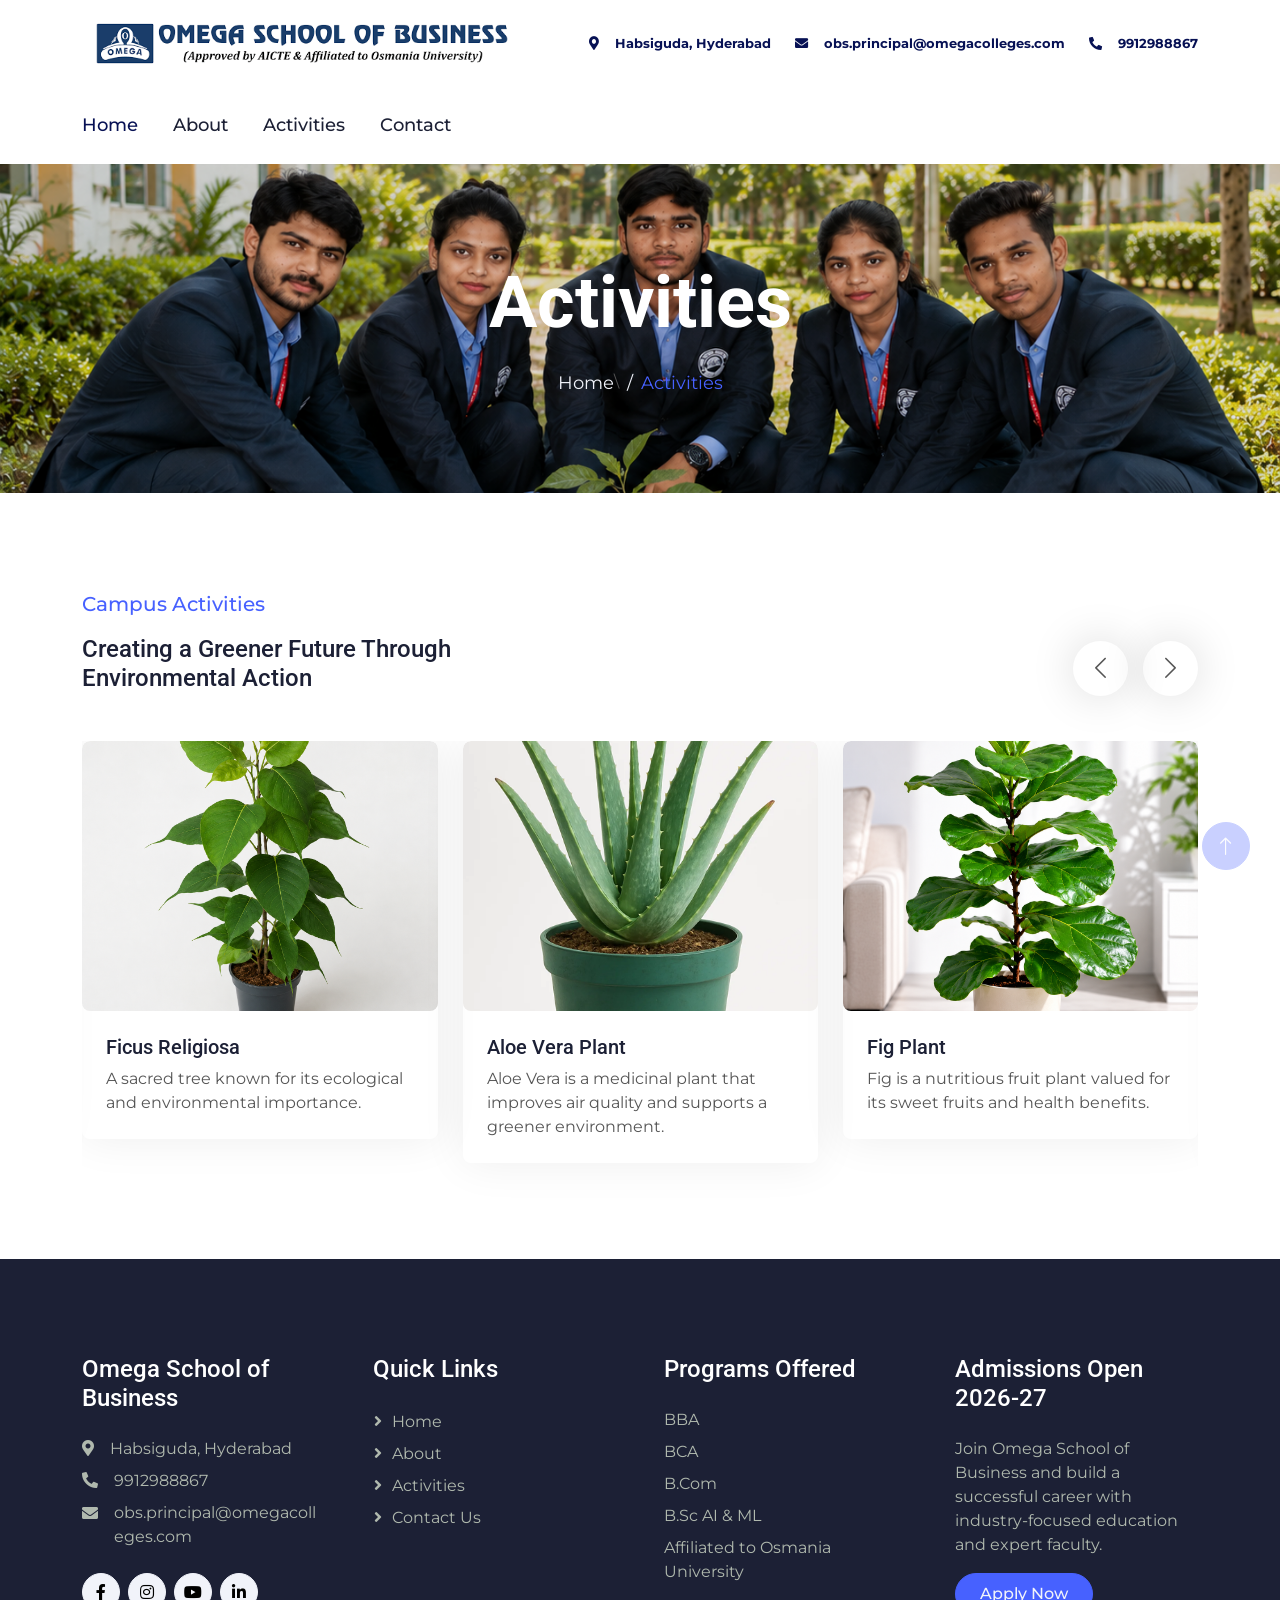
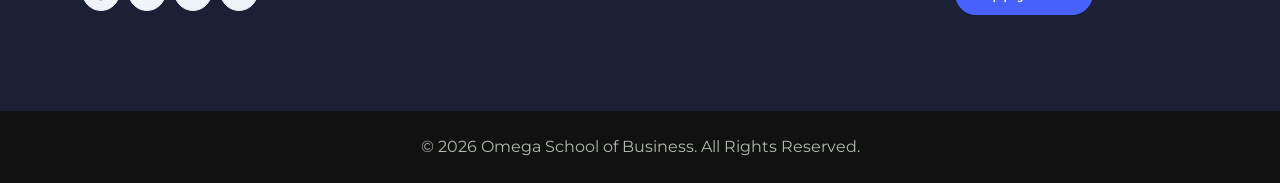
<file: activities.html>
<!DOCTYPE html>
<html lang="en">

<head>
    <meta charset="utf-8">
    <title>Omega School of Business</title>
    <meta content="width=device-width, initial-scale=1.0" name="viewport">
    <meta content="" name="keywords">
    <meta content="" name="description">

    <!-- Favicon -->
    <link href="img/favicon.ico" rel="icon">

    <!-- Google Web Fonts -->
    <link rel="preconnect" href="https://fonts.googleapis.com">
    <link rel="preconnect" href="https://fonts.gstatic.com" crossorigin>
    <link
        href="https://fonts.googleapis.com/css2?family=Montserrat:wght@400;500&family=Roboto:wght@500;700&display=swap"
        rel="stylesheet">

    <!-- Icon Font Stylesheet -->
    <link href="https://cdnjs.cloudflare.com/ajax/libs/font-awesome/5.10.0/css/all.min.css" rel="stylesheet">
    <link href="https://cdn.jsdelivr.net/npm/bootstrap-icons@1.4.1/font/bootstrap-icons.css" rel="stylesheet">

    <!-- Libraries Stylesheet -->
    <link href="lib/animate/animate.min.css" rel="stylesheet">
    <link href="lib/owlcarousel/assets/owl.carousel.min.css" rel="stylesheet">
    <link href="lib/lightbox/css/lightbox.min.css" rel="stylesheet">

    <!-- Customized Bootstrap Stylesheet -->
    <link href="css/bootstrap.min.css" rel="stylesheet">

    <!-- Template Stylesheet -->
    <link href="css/style.css" rel="stylesheet">
</head>

<body>
    <!-- Spinner Start -->
    <div id="spinner"
        class="show bg-white position-fixed translate-middle w-100 vh-100 top-50 start-50 d-flex align-items-center justify-content-center">
        <div class="spinner-border text-primary" role="status" style="width: 3rem; height: 3rem;"></div>
    </div>
    <!-- Spinner End -->


    <!-- Topbar Start -->
    <div class="container-fluid text-white d-none d-lg-flex" style="background: #fff;">
        <div class="container py-3">
            <div class="d-flex align-items-center">
                <a href="index.html">
                    <img class="me-3" src="img/logo1.png" alt="Logo" style="width: 440px; ">
                    <!-- <h4 class="text-white fw-bold m-0">OMEGA SCHOOL OF BUSINESS</h4> -->
                </a>
                <div class="ms-auto d-flex align-items-center" style="color: #071154; font-size: 15px; font-weight: bolder;">
                    <small class="ms-4"><i class="fa fa-map-marker-alt me-3"></i>Habsiguda, Hyderabad</small>
                    <small class="ms-4"><i class="fa fa-envelope me-3"></i>obs.principal@omegacolleges.com</small>
                    <small class="ms-4"><i class="fa fa-phone-alt me-3"></i>9912988867</small>
                    <!-- <div class="ms-3 d-flex">
                        <a class="btn btn-sm-square btn-light text-primary rounded-circle ms-2" href=""><i
                                class="fab fa-facebook-f"></i></a>
                        <a class="btn btn-sm-square btn-light text-primary rounded-circle ms-2" href=""><i
                                class="fab fa-twitter"></i></a>
                        <a class="btn btn-sm-square btn-light text-primary rounded-circle ms-2" href=""><i
                                class="fab fa-linkedin-in"></i></a>
                    </div> -->
                </div>
            </div>
        </div>
    </div>
    <!-- Topbar End -->


    <!-- Navbar Start -->
    <div class="container-fluid bg-white sticky-top">
        <div class="container">
            <nav class="navbar navbar-expand-lg bg-white navbar-light p-lg-0">
                <a href="index.html" class="navbar-brand d-lg-none">
                    <img class="me-3 img-fluid" src="img/logo1.png" alt="Logo"
     style="max-width: 240px; width: 100%; height: auto;">
                    <!-- <h1 class="fw-bold m-0">GrowMark</h1> -->
                </a>
                <button type="button" class="navbar-toggler me-0" data-bs-toggle="collapse"
                    data-bs-target="#navbarCollapse">
                    <span class="navbar-toggler-icon"></span>
                </button>
                <div class="collapse navbar-collapse" id="navbarCollapse">
                    <div class="navbar-nav">
                        <a href="index.html" class="nav-item nav-link active">Home</a>
                        <a href="about.html" class="nav-item nav-link">About</a>
                        <a href="activities.html" class="nav-item nav-link">Activities</a>
                        <!-- <a href="project.html" class="nav-item nav-link">Projects</a> -->
                        <!-- <div class="nav-item dropdown">
                            <a href="#" class="nav-link dropdown-toggle" data-bs-toggle="dropdown">Pages</a>
                            <div class="dropdown-menu bg-light rounded-0 rounded-bottom m-0">
                                <a href="feature.html" class="dropdown-item">Features</a>
                                <a href="team.html" class="dropdown-item">Our Team</a>
                                <a href="testimonial.html" class="dropdown-item">Testimonial</a>
                                <a href="quote.html" class="dropdown-item">Quotation</a>
                                <a href="404.html" class="dropdown-item">404 Page</a>
                            </div>
                        </div> -->
                        <a href="contact.html" class="nav-item nav-link">Contact</a>
                    </div>
                    <!-- <div class="ms-auto d-none d-lg-block">
                        <a href="" class="btn btn-primary rounded-pill py-2 px-3">Get A Quote</a>
                    </div> -->
                </div>
            </nav>
        </div>
    </div>
    <!-- Navbar End -->


    <!-- Page Header Start -->
    <div class="container-fluid page-header py-5 mb-5 wow fadeIn" data-wow-delay="0.1s">
        <div class="container text-center py-5">
            <h1 class="display-2 text-white mb-4 animated slideInDown">Activities</h1>
            <nav aria-label="breadcrumb animated slideInDown">
                <ol class="breadcrumb justify-content-center mb-0">
                    <li class="breadcrumb-item"><a href="index.html">Home</a></li>
\                    <li class="breadcrumb-item text-primary" aria-current="page">Activities</li>
                </ol>
            </nav>
        </div>
    </div>
    <!-- Page Header End -->


    <!-- Project Start -->
    <div class="container-xxl pt-5">
        <div class="container">
            <div class="text-center text-md-start pb-5 pb-md-0 wow fadeInUp" data-wow-delay="0.1s"
                style="max-width: 500px;">
               <p class="fs-5 fw-medium text-primary">Campus Activities</p>
<h4 class="display-8 mb-5">Creating a Greener Future Through Environmental Action</h4>
            </div>
            <div class="owl-carousel project-carousel wow fadeInUp" data-wow-delay="0.1s">
                <div class="project-item mb-5">
                    <div class="position-relative">
<img class="img-fluid w-100 rounded" src="img/alovera.jpg" alt="Plantation Activity"
     style="height: 270px; object-fit: cover;">
                            <div class="project-overlay">
                            <a class="btn btn-lg-square btn-light rounded-circle m-1" href="img/alovera.jpg"
                                data-lightbox="project"><i class="fa fa-eye"></i></a>
                            <a class="btn btn-lg-square btn-light rounded-circle m-1" href="alovera.html"><i
                                    class="fa fa-link"></i></a>
                        </div>
                    </div>
                    <div class="p-4">
                        <a class="d-block h5" href="">Aloe Vera Plant</a>
                        <span>Aloe Vera is a medicinal plant that improves air quality and supports a greener environment.</span>
                    </div>
                </div>
                <!-- Fig Plant -->
<div class="project-item mb-5">
    <div class="position-relative">
        <img class="img-fluid w-100 rounded" src="img/fig.jpg" alt="Fig Plant"
            style="height: 270px; object-fit: cover;">
        <div class="project-overlay">
            <a class="btn btn-lg-square btn-light rounded-circle m-1" href="img/fig.jpg"
                data-lightbox="project"><i class="fa fa-eye"></i></a>
            <a class="btn btn-lg-square btn-light rounded-circle m-1" href="fig.html"><i
                    class="fa fa-link"></i></a>
        </div>
    </div>
    <div class="p-4">
        <a class="d-block h5" href="">Fig Plant</a>
        <span>Fig is a nutritious fruit plant valued for its sweet fruits and health benefits.</span>
    </div>
</div>

<!-- Bougainvillea -->
<div class="project-item mb-5">
    <div class="position-relative">
        <img class="img-fluid w-100 rounded" src="img/bog.jpg" alt="Bougainvillea"
            style="height: 270px; object-fit: cover;">
        <div class="project-overlay">
            <a class="btn btn-lg-square btn-light rounded-circle m-1" href="img/bog.jpg"
                data-lightbox="project"><i class="fa fa-eye"></i></a>
            <a class="btn btn-lg-square btn-light rounded-circle m-1" href="bougainvillea.html"><i
                    class="fa fa-link"></i></a>
        </div>
    </div>
    <div class="p-4">
        <a class="d-block h5" href="">Bougainvillea</a>
        <span>A vibrant flowering plant that beautifies gardens with colorful blooms.</span>
    </div>
</div>

<!-- Croton Petra -->
<div class="project-item mb-5">
    <div class="position-relative">
        <img class="img-fluid w-100 rounded" src="img/croton.jpg" alt="Croton Petra"
            style="height: 270px; object-fit: cover;">
        <div class="project-overlay">
            <a class="btn btn-lg-square btn-light rounded-circle m-1" href="img/croton.jpg"
                data-lightbox="project"><i class="fa fa-eye"></i></a>
            <a class="btn btn-lg-square btn-light rounded-circle m-1" href="croton.html"><i
                    class="fa fa-link"></i></a>
        </div>
    </div>
    <div class="p-4">
        <a class="d-block h5" href="">Croton Petra</a>
        <span>An ornamental plant admired for its colorful and decorative leaves.</span>
    </div>
</div>

<!-- Rose -->
<div class="project-item mb-5">
    <div class="position-relative">
        <img class="img-fluid w-100 rounded" src="img/rose.jpg" alt="Rose Plant"
            style="height: 270px; object-fit: cover;">
        <div class="project-overlay">
            <a class="btn btn-lg-square btn-light rounded-circle m-1" href="img/rose.jpg"
                data-lightbox="project"><i class="fa fa-eye"></i></a>
            <a class="btn btn-lg-square btn-light rounded-circle m-1" href="rose.html"><i
                    class="fa fa-link"></i></a>
        </div>
    </div>
    <div class="p-4">
        <a class="d-block h5" href="">Rose Plant</a>
        <span>Known as the queen of flowers, cherished for its beauty and fragrance.</span>
    </div>
</div>

<!-- Maruvam -->
<div class="project-item mb-5">
    <div class="position-relative">
        <img class="img-fluid w-100 rounded" src="img/maruvam.jpg" alt="Maruvam Plant"
            style="height: 270px; object-fit: cover;">
        <div class="project-overlay">
            <a class="btn btn-lg-square btn-light rounded-circle m-1" href="img/maruvam.jpg"
                data-lightbox="project"><i class="fa fa-eye"></i></a>
            <a class="btn btn-lg-square btn-light rounded-circle m-1" href="maruvam.html"><i
                    class="fa fa-link"></i></a>
        </div>
    </div>
    <div class="p-4">
        <a class="d-block h5" href="">Maruvam Plant</a>
        <span>A fragrant herbal plant used in traditional medicine and home gardens.</span>
    </div>
</div>

<!-- Krishna Tulasi -->
<div class="project-item mb-5">
    <div class="position-relative">
        <img class="img-fluid w-100 rounded" src="img/krishna.jpg" alt="Krishna Tulasi"
            style="height: 270px; object-fit: cover;">
        <div class="project-overlay">
            <a class="btn btn-lg-square btn-light rounded-circle m-1" href="img/krishna.jpg"
                data-lightbox="project"><i class="fa fa-eye"></i></a>
            <a class="btn btn-lg-square btn-light rounded-circle m-1" href="krishna.html"><i
                    class="fa fa-link"></i></a>
        </div>
    </div>
    <div class="p-4">
        <a class="d-block h5" href="">Krishna Tulasi</a>
        <span>A sacred medicinal herb valued for its spiritual and health benefits.</span>
    </div>
</div>

<!-- Guava -->
<div class="project-item mb-5">
    <div class="position-relative">
        <img class="img-fluid w-100 rounded" src="img/guava.jpg" alt="Guava Plant"
            style="height: 270px; object-fit: cover;">
        <div class="project-overlay">
            <a class="btn btn-lg-square btn-light rounded-circle m-1" href="img/guava.jpg"
                data-lightbox="project"><i class="fa fa-eye"></i></a>
            <a class="btn btn-lg-square btn-light rounded-circle m-1" href="guava.html"><i
                    class="fa fa-link"></i></a>
        </div>
    </div>
    <div class="p-4">
        <a class="d-block h5" href="">Guava Plant</a>
        <span>A fruit-bearing plant rich in vitamins and essential nutrients.</span>
    </div>
</div>

<!-- Ficus Religiosa -->
<div class="project-item mb-5">
    <div class="position-relative">
        <img class="img-fluid w-100 rounded" src="img/ficus.jpg" alt="Ficus Religiosa"
            style="height: 270px; object-fit: cover;">
        <div class="project-overlay">
            <a class="btn btn-lg-square btn-light rounded-circle m-1" href="img/ficus.jpg"
                data-lightbox="project"><i class="fa fa-eye"></i></a>
            <a class="btn btn-lg-square btn-light rounded-circle m-1" href="ficus.html"><i
                    class="fa fa-link"></i></a>
        </div>
    </div>
    <div class="p-4">
        <a class="d-block h5" href="">Ficus Religiosa</a>
        <span>A sacred tree known for its ecological and environmental importance.</span>
    </div>
</div>
            </div>
        </div>
    </div>
    <!-- Project End -->


<!-- Footer Start -->

<div class="container-fluid bg-dark footer mt-5 py-5 wow fadeIn" data-wow-delay="0.1s">
    <div class="container py-5">
        <div class="row g-5">

        <div class="col-lg-3 col-md-6">
            <h4 class="text-white mb-4">Omega School of Business</h4>
            <p class="mb-2">
                <i class="fa fa-map-marker-alt me-3"></i>Habsiguda, Hyderabad
            </p>
            <p class="mb-2">
                <i class="fa fa-phone-alt me-3"></i>9912988867
            </p>
      <p class="mb-2 d-flex">
    <i class="fa fa-envelope me-3 mt-1 flex-shrink-0"></i>
    <span class="text-break">obs.principal@omegacolleges.com</span>
</p>

            <div class="d-flex pt-3">
                <a class="btn btn-square btn-light rounded-circle me-2" href="#">
                    <i class="fab fa-facebook-f"></i>
                </a>
                <a class="btn btn-square btn-light rounded-circle me-2" href="#">
                    <i class="fab fa-instagram"></i>
                </a>
                <a class="btn btn-square btn-light rounded-circle me-2" href="#">
                    <i class="fab fa-youtube"></i>
                </a>
                <a class="btn btn-square btn-light rounded-circle me-2" href="#">
                    <i class="fab fa-linkedin-in"></i>
                </a>
            </div>
        </div>

        <div class="col-lg-3 col-md-6">
            <h4 class="text-white mb-4">Quick Links</h4>
            <a class="btn btn-link" href="index.html">Home</a>
            <a class="btn btn-link" href="about.html">About</a>
            <a class="btn btn-link" href="activities.html">Activities</a>
            <a class="btn btn-link" href="contact.html">Contact Us</a>
            <!-- <a class="btn btn-link" href="#admissions">Admissions</a> -->
        </div>

        <div class="col-lg-3 col-md-6">
            <h4 class="text-white mb-4">Programs Offered</h4>
            <p class="mb-2">BBA</p>
            <p class="mb-2">BCA</p>
            <p class="mb-2">B.Com</p>
            <p class="mb-2">B.Sc AI & ML</p>
            <p class="mb-2">Affiliated to Osmania University</p>
        </div>

        <div class="col-lg-3 col-md-6">
            <h4 class="text-white mb-4">Admissions Open 2026-27</h4>
            <p>
                Join Omega School of Business and build a successful career with industry-focused education and expert faculty.
            </p>

            <a href="tel:9912988867" class="btn btn-primary rounded-pill px-4 py-2">
                Apply Now
            </a>
        </div>

    </div>
</div>


</div>
<!-- Footer End -->

<div class="container-fluid copyright py-4">
    <div class="container text-center">
        <p class="mb-0">
            © 2026 Omega School of Business. All Rights Reserved.
        </p>
    </div>
</div>




    <!-- Back to Top -->
    <a href="#" class="btn btn-lg btn-primary btn-lg-square rounded-circle back-to-top"><i
            class="bi bi-arrow-up"></i></a>


    <!-- JavaScript Libraries -->
    <script src="https://ajax.googleapis.com/ajax/libs/jquery/3.6.1/jquery.min.js"></script>
    <script src="https://cdn.jsdelivr.net/npm/bootstrap@5.0.0/dist/js/bootstrap.bundle.min.js"></script>
    <script src="lib/wow/wow.min.js"></script>
    <script src="lib/easing/easing.min.js"></script>
    <script src="lib/waypoints/waypoints.min.js"></script>
    <script src="lib/owlcarousel/owl.carousel.min.js"></script>
    <script src="lib/lightbox/js/lightbox.min.js"></script>

    <!-- Template Javascript -->
    <script src="js/main.js"></script>
</body>

</html>
</file>
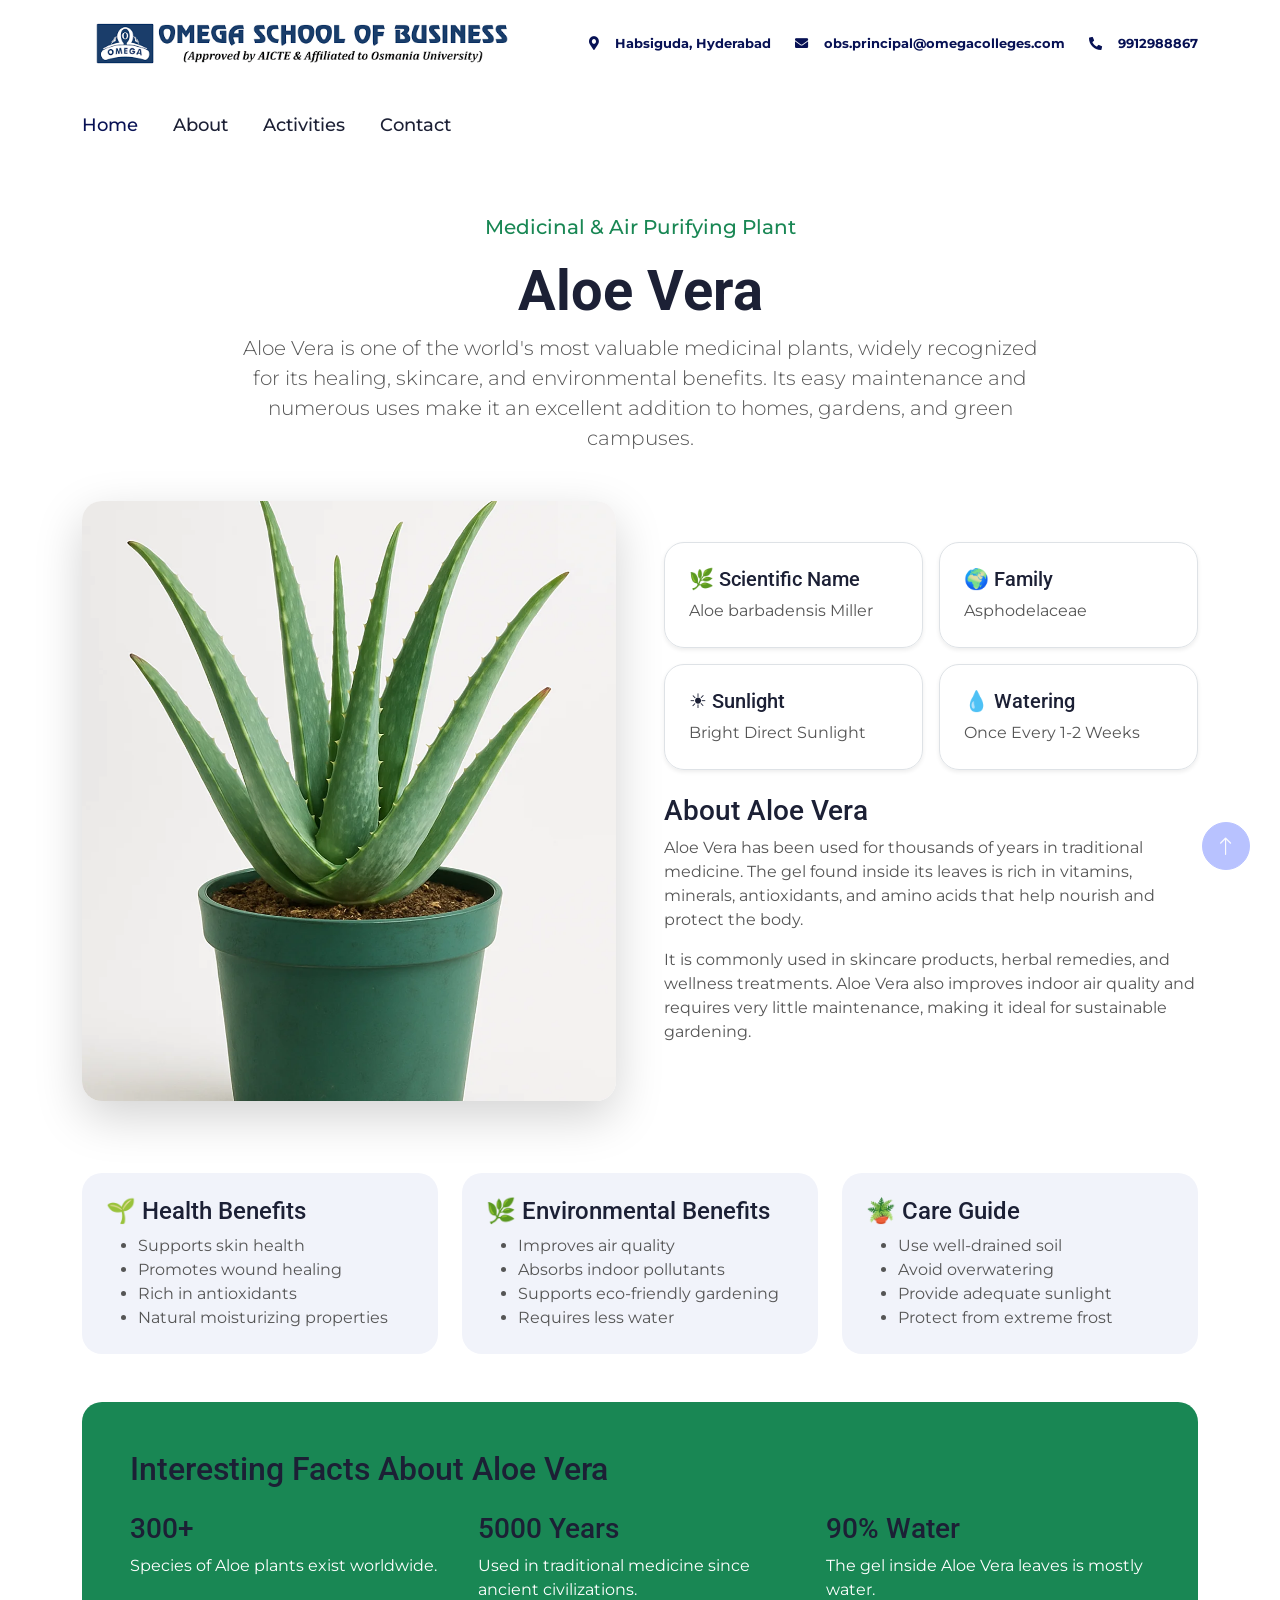
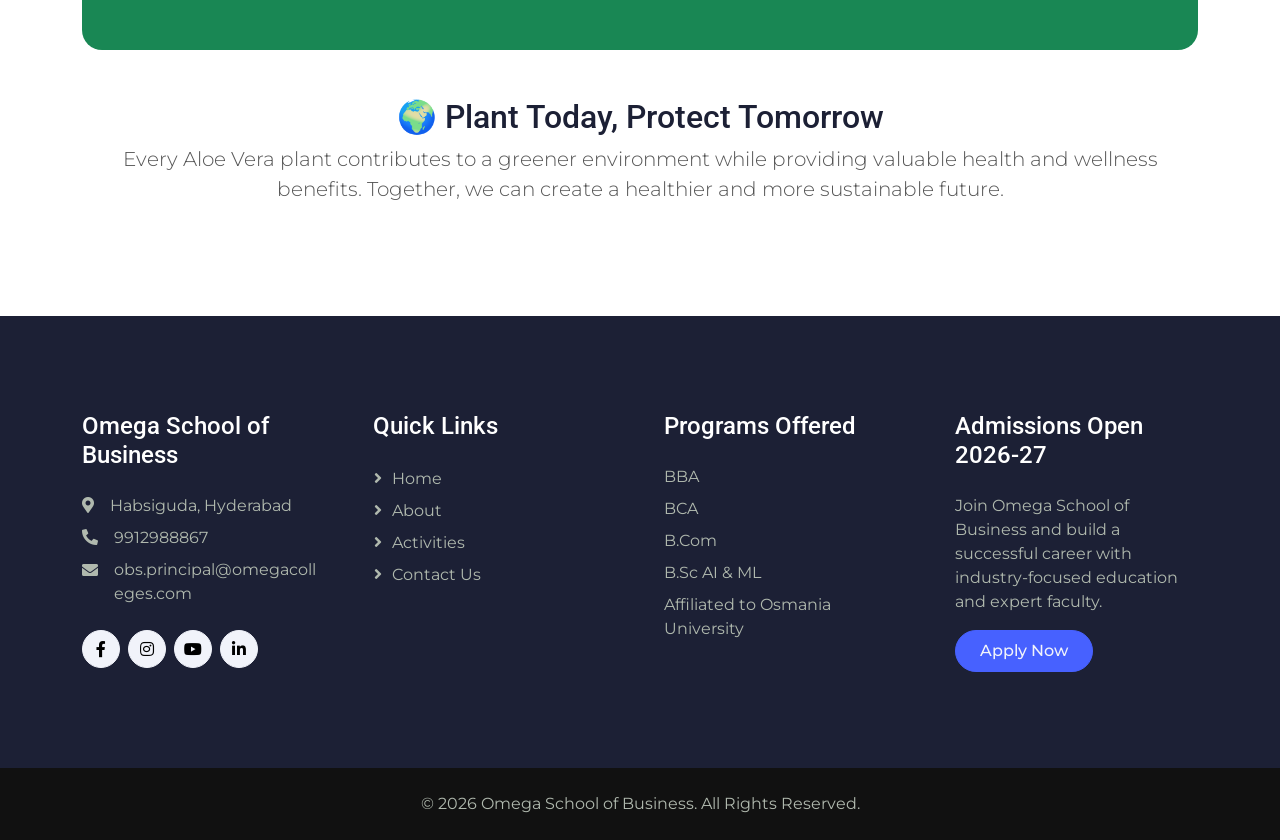
<file: alovera.html>
<!DOCTYPE html>
<html lang="en">

<head>
    <meta charset="utf-8">
    <title>Omega School of Business</title>
    <meta content="width=device-width, initial-scale=1.0" name="viewport">
    <meta content="" name="keywords">
    <meta content="" name="description">

    <!-- Favicon -->
    <link href="img/favicon.ico" rel="icon">

    <!-- Google Web Fonts -->
    <link rel="preconnect" href="https://fonts.googleapis.com">
    <link rel="preconnect" href="https://fonts.gstatic.com" crossorigin>
    <link
        href="https://fonts.googleapis.com/css2?family=Montserrat:wght@400;500&family=Roboto:wght@500;700&display=swap"
        rel="stylesheet">

    <!-- Icon Font Stylesheet -->
    <link href="https://cdnjs.cloudflare.com/ajax/libs/font-awesome/5.10.0/css/all.min.css" rel="stylesheet">
    <link href="https://cdn.jsdelivr.net/npm/bootstrap-icons@1.4.1/font/bootstrap-icons.css" rel="stylesheet">

    <!-- Libraries Stylesheet -->
    <link href="lib/animate/animate.min.css" rel="stylesheet">
    <link href="lib/owlcarousel/assets/owl.carousel.min.css" rel="stylesheet">
    <link href="lib/lightbox/css/lightbox.min.css" rel="stylesheet">

    <!-- Customized Bootstrap Stylesheet -->
    <link href="css/bootstrap.min.css" rel="stylesheet">

    <!-- Template Stylesheet -->
    <link href="css/style.css" rel="stylesheet">

    <style>
        .border:hover{
    transform: translateY(-5px);
    transition: 0.3s ease;
    box-shadow: 0 8px 25px rgba(0,0,0,0.1);
}
.border:hover,
.bg-light:hover{
    transform: translateY(-6px);
    transition: 0.3s ease;
    box-shadow: 0 10px 25px rgba(0,0,0,0.12);
}

.rounded-4{
    border-radius: 20px !important;
}
    </style>
</head>

<body>
    <!-- Spinner Start -->
    <div id="spinner"
        class="show bg-white position-fixed translate-middle w-100 vh-100 top-50 start-50 d-flex align-items-center justify-content-center">
        <div class="spinner-border text-primary" role="status" style="width: 3rem; height: 3rem;"></div>
    </div>
    <!-- Spinner End -->


    <!-- Topbar Start -->
    <div class="container-fluid text-white d-none d-lg-flex" style="background: #fff;">
        <div class="container py-3">
            <div class="d-flex align-items-center">
                <a href="index.html">
                    <img class="me-3" src="img/logo1.png" alt="Logo" style="width: 440px; ">
                    <!-- <h4 class="text-white fw-bold m-0">OMEGA SCHOOL OF BUSINESS</h4> -->
                </a>
                <div class="ms-auto d-flex align-items-center" style="color: #071154; font-size: 15px; font-weight: bolder;">
                    <small class="ms-4"><i class="fa fa-map-marker-alt me-3"></i>Habsiguda, Hyderabad</small>
                    <small class="ms-4"><i class="fa fa-envelope me-3"></i>obs.principal@omegacolleges.com</small>
                    <small class="ms-4"><i class="fa fa-phone-alt me-3"></i>9912988867</small>
                    <!-- <div class="ms-3 d-flex">
                        <a class="btn btn-sm-square btn-light text-primary rounded-circle ms-2" href=""><i
                                class="fab fa-facebook-f"></i></a>
                        <a class="btn btn-sm-square btn-light text-primary rounded-circle ms-2" href=""><i
                                class="fab fa-twitter"></i></a>
                        <a class="btn btn-sm-square btn-light text-primary rounded-circle ms-2" href=""><i
                                class="fab fa-linkedin-in"></i></a>
                    </div> -->
                </div>
            </div>
        </div>
    </div>
    <!-- Topbar End -->


    <!-- Navbar Start -->
    <div class="container-fluid bg-white sticky-top">
        <div class="container">
            <nav class="navbar navbar-expand-lg bg-white navbar-light p-lg-0">
                <a href="index.html" class="navbar-brand d-lg-none">
                    <img class="me-3 img-fluid" src="img/logo1.png" alt="Logo"
     style="max-width: 240px; width: 100%; height: auto;">
                    <!-- <h1 class="fw-bold m-0">GrowMark</h1> -->
                </a>
                <button type="button" class="navbar-toggler me-0" data-bs-toggle="collapse"
                    data-bs-target="#navbarCollapse">
                    <span class="navbar-toggler-icon"></span>
                </button>
                <div class="collapse navbar-collapse" id="navbarCollapse">
                    <div class="navbar-nav">
                        <a href="index.html" class="nav-item nav-link active">Home</a>
                        <a href="about.html" class="nav-item nav-link">About</a>
                        <a href="activities.html" class="nav-item nav-link">Activities</a>
                        <!-- <a href="project.html" class="nav-item nav-link">Projects</a> -->
                        <!-- <div class="nav-item dropdown">
                            <a href="#" class="nav-link dropdown-toggle" data-bs-toggle="dropdown">Pages</a>
                            <div class="dropdown-menu bg-light rounded-0 rounded-bottom m-0">
                                <a href="feature.html" class="dropdown-item">Features</a>
                                <a href="team.html" class="dropdown-item">Our Team</a>
                                <a href="testimonial.html" class="dropdown-item">Testimonial</a>
                                <a href="quote.html" class="dropdown-item">Quotation</a>
                                <a href="404.html" class="dropdown-item">404 Page</a>
                            </div>
                        </div> -->
                        <a href="contact.html" class="nav-item nav-link">Contact</a>
                    </div>
                    <!-- <div class="ms-auto d-none d-lg-block">
                        <a href="" class="btn btn-primary rounded-pill py-2 px-3">Get A Quote</a>
                    </div> -->
                </div>
            </nav>
        </div>
    </div>
    <!-- Navbar End -->
<!-- Plant Details Start -->
<div class="container-xxl py-5">
    <div class="container">

        <div class="text-center mb-5">
            <p class="fs-5 fw-medium text-success">Medicinal & Air Purifying Plant</p>
            <h1 class="display-4">Aloe Vera</h1>
            <p class="lead mx-auto" style="max-width: 800px;">
                Aloe Vera is one of the world's most valuable medicinal plants, widely recognized for its healing,
                skincare, and environmental benefits. Its easy maintenance and numerous uses make it an excellent
                addition to homes, gardens, and green campuses.
            </p>
        </div>

        <div class="row g-5 align-items-center">

            <!-- Image -->
            <div class="col-lg-6">
                <img src="img/alovera.jpg"
                    class="img-fluid rounded-4 shadow-lg w-100"
                    style="max-height:600px; object-fit:cover;"
                    alt="Aloe Vera Plant">
            </div>

            <!-- Details -->
            <div class="col-lg-6">

                <div class="row g-3">

                    <div class="col-md-6">
                        <div class="border rounded-4 p-4 h-100 shadow-sm">
                            <h5>🌿 Scientific Name</h5>
                            <p class="mb-0">Aloe barbadensis Miller</p>
                        </div>
                    </div>

                    <div class="col-md-6">
                        <div class="border rounded-4 p-4 h-100 shadow-sm">
                            <h5>🌍 Family</h5>
                            <p class="mb-0">Asphodelaceae</p>
                        </div>
                    </div>

                    <div class="col-md-6">
                        <div class="border rounded-4 p-4 h-100 shadow-sm">
                            <h5>☀ Sunlight</h5>
                            <p class="mb-0">Bright Direct Sunlight</p>
                        </div>
                    </div>

                    <div class="col-md-6">
                        <div class="border rounded-4 p-4 h-100 shadow-sm">
                            <h5>💧 Watering</h5>
                            <p class="mb-0">Once Every 1-2 Weeks</p>
                        </div>
                    </div>

                </div>

                <div class="mt-4">
                    <h3>About Aloe Vera</h3>
                    <p>
                        Aloe Vera has been used for thousands of years in traditional medicine.
                        The gel found inside its leaves is rich in vitamins, minerals, antioxidants,
                        and amino acids that help nourish and protect the body.
                    </p>

                    <p>
                        It is commonly used in skincare products, herbal remedies, and wellness treatments.
                        Aloe Vera also improves indoor air quality and requires very little maintenance,
                        making it ideal for sustainable gardening.
                    </p>
                </div>

            </div>
        </div>

        <!-- Benefits -->
        <div class="row mt-5 g-4">

            <div class="col-lg-4">
                <div class="bg-light rounded-4 p-4 h-100">
                    <h4>🌱 Health Benefits</h4>
                    <ul class="mb-0">
                        <li>Supports skin health</li>
                        <li>Promotes wound healing</li>
                        <li>Rich in antioxidants</li>
                        <li>Natural moisturizing properties</li>
                    </ul>
                </div>
            </div>

            <div class="col-lg-4">
                <div class="bg-light rounded-4 p-4 h-100">
                    <h4>🌿 Environmental Benefits</h4>
                    <ul class="mb-0">
                        <li>Improves air quality</li>
                        <li>Absorbs indoor pollutants</li>
                        <li>Supports eco-friendly gardening</li>
                        <li>Requires less water</li>
                    </ul>
                </div>
            </div>

            <div class="col-lg-4">
                <div class="bg-light rounded-4 p-4 h-100">
                    <h4>🪴 Care Guide</h4>
                    <ul class="mb-0">
                        <li>Use well-drained soil</li>
                        <li>Avoid overwatering</li>
                        <li>Provide adequate sunlight</li>
                        <li>Protect from extreme frost</li>
                    </ul>
                </div>
            </div>

        </div>

        <!-- Interesting Facts -->
        <div class="mt-5 p-5 bg-success text-white rounded-4">
            <h2 class="mb-4">Interesting Facts About Aloe Vera</h2>

            <div class="row g-4">
                <div class="col-md-4">
                    <h3>300+</h3>
                    <p class="mb-0">Species of Aloe plants exist worldwide.</p>
                </div>

                <div class="col-md-4">
                    <h3>5000 Years</h3>
                    <p class="mb-0">Used in traditional medicine since ancient civilizations.</p>
                </div>

                <div class="col-md-4">
                    <h3>90% Water</h3>
                    <p class="mb-0">The gel inside Aloe Vera leaves is mostly water.</p>
                </div>
            </div>
        </div>

        <!-- Environmental Message -->
        <div class="text-center mt-5">
            <h2>🌍 Plant Today, Protect Tomorrow</h2>
            <p class="lead">
                Every Aloe Vera plant contributes to a greener environment while providing valuable
                health and wellness benefits. Together, we can create a healthier and more sustainable future.
            </p>
        </div>

    </div>
</div>
<!-- Plant Details End -->


<!-- Footer Start -->

<div class="container-fluid bg-dark footer mt-5 py-5 wow fadeIn" data-wow-delay="0.1s">
    <div class="container py-5">
        <div class="row g-5">

        <div class="col-lg-3 col-md-6">
            <h4 class="text-white mb-4">Omega School of Business</h4>
            <p class="mb-2">
                <i class="fa fa-map-marker-alt me-3"></i>Habsiguda, Hyderabad
            </p>
            <p class="mb-2">
                <i class="fa fa-phone-alt me-3"></i>9912988867
            </p>
      <p class="mb-2 d-flex">
    <i class="fa fa-envelope me-3 mt-1 flex-shrink-0"></i>
    <span class="text-break">obs.principal@omegacolleges.com</span>
</p>

            <div class="d-flex pt-3">
                <a class="btn btn-square btn-light rounded-circle me-2" href="#">
                    <i class="fab fa-facebook-f"></i>
                </a>
                <a class="btn btn-square btn-light rounded-circle me-2" href="#">
                    <i class="fab fa-instagram"></i>
                </a>
                <a class="btn btn-square btn-light rounded-circle me-2" href="#">
                    <i class="fab fa-youtube"></i>
                </a>
                <a class="btn btn-square btn-light rounded-circle me-2" href="#">
                    <i class="fab fa-linkedin-in"></i>
                </a>
            </div>
        </div>

          <div class="col-lg-3 col-md-6">
            <h4 class="text-white mb-4">Quick Links</h4>
            <a class="btn btn-link" href="index.html">Home</a>
            <a class="btn btn-link" href="about.html">About</a>
           <a class="btn btn-link" href="activities.html">Activities</a>
            <a class="btn btn-link" href="contact.html">Contact Us</a>
            <!-- <a class="btn btn-link" href="#admissions">Admissions</a> -->
        </div>


        <div class="col-lg-3 col-md-6">
            <h4 class="text-white mb-4">Programs Offered</h4>
            <p class="mb-2">BBA</p>
            <p class="mb-2">BCA</p>
            <p class="mb-2">B.Com</p>
            <p class="mb-2">B.Sc AI & ML</p>
            <p class="mb-2">Affiliated to Osmania University</p>
        </div>

        <div class="col-lg-3 col-md-6">
            <h4 class="text-white mb-4">Admissions Open 2026-27</h4>
            <p>
                Join Omega School of Business and build a successful career with industry-focused education and expert faculty.
            </p>

            <a href="tel:9912988867" class="btn btn-primary rounded-pill px-4 py-2">
                Apply Now
            </a>
        </div>

    </div>
</div>


</div>
<!-- Footer End -->

<div class="container-fluid copyright py-4">
    <div class="container text-center">
        <p class="mb-0">
            © 2026 Omega School of Business. All Rights Reserved.
        </p>
    </div>
</div>


    <!-- Back to Top -->
    <a href="#" class="btn btn-lg btn-primary btn-lg-square rounded-circle back-to-top"><i
            class="bi bi-arrow-up"></i></a>


    <!-- JavaScript Libraries -->
    <script src="https://ajax.googleapis.com/ajax/libs/jquery/3.6.1/jquery.min.js"></script>
    <script src="https://cdn.jsdelivr.net/npm/bootstrap@5.0.0/dist/js/bootstrap.bundle.min.js"></script>
    <script src="lib/wow/wow.min.js"></script>
    <script src="lib/easing/easing.min.js"></script>
    <script src="lib/waypoints/waypoints.min.js"></script>
    <script src="lib/owlcarousel/owl.carousel.min.js"></script>
    <script src="lib/lightbox/js/lightbox.min.js"></script>

    <!-- Template Javascript -->
    <script src="js/main.js"></script>
</body>

</html>
</file>
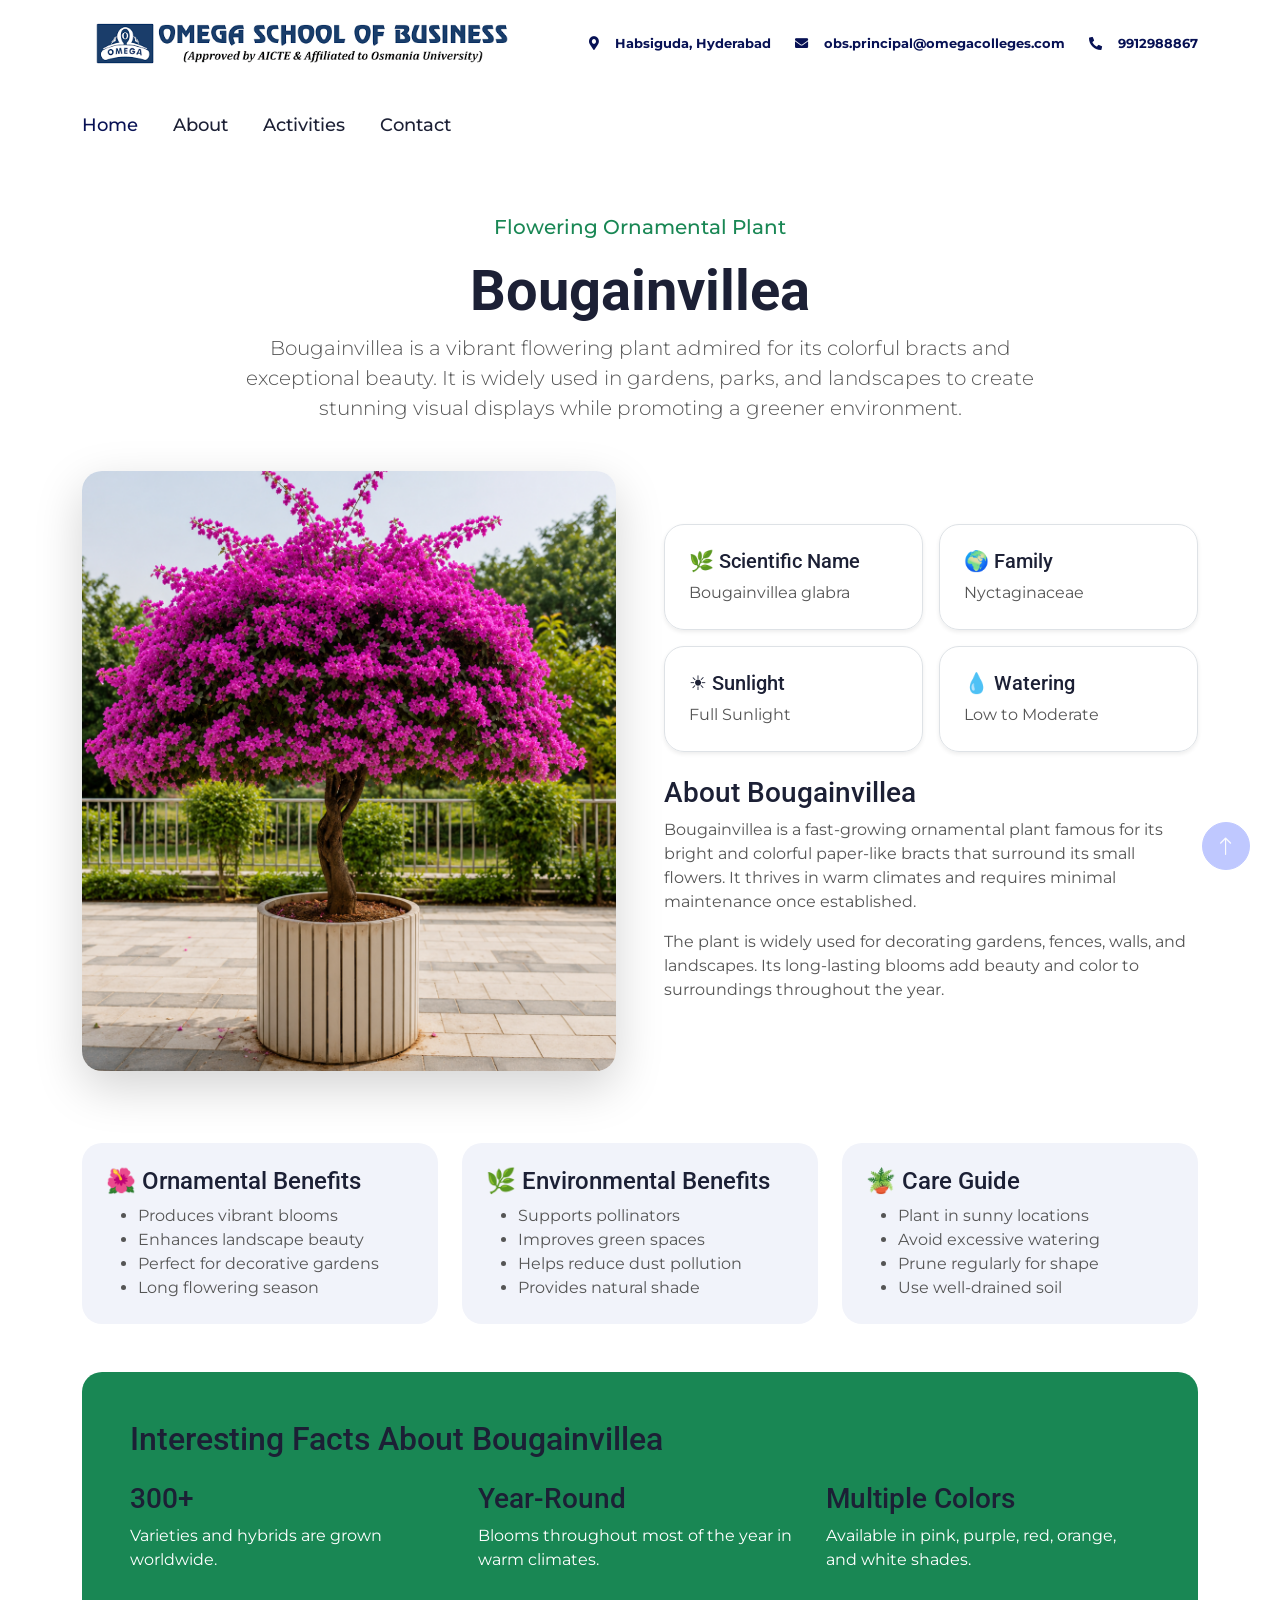
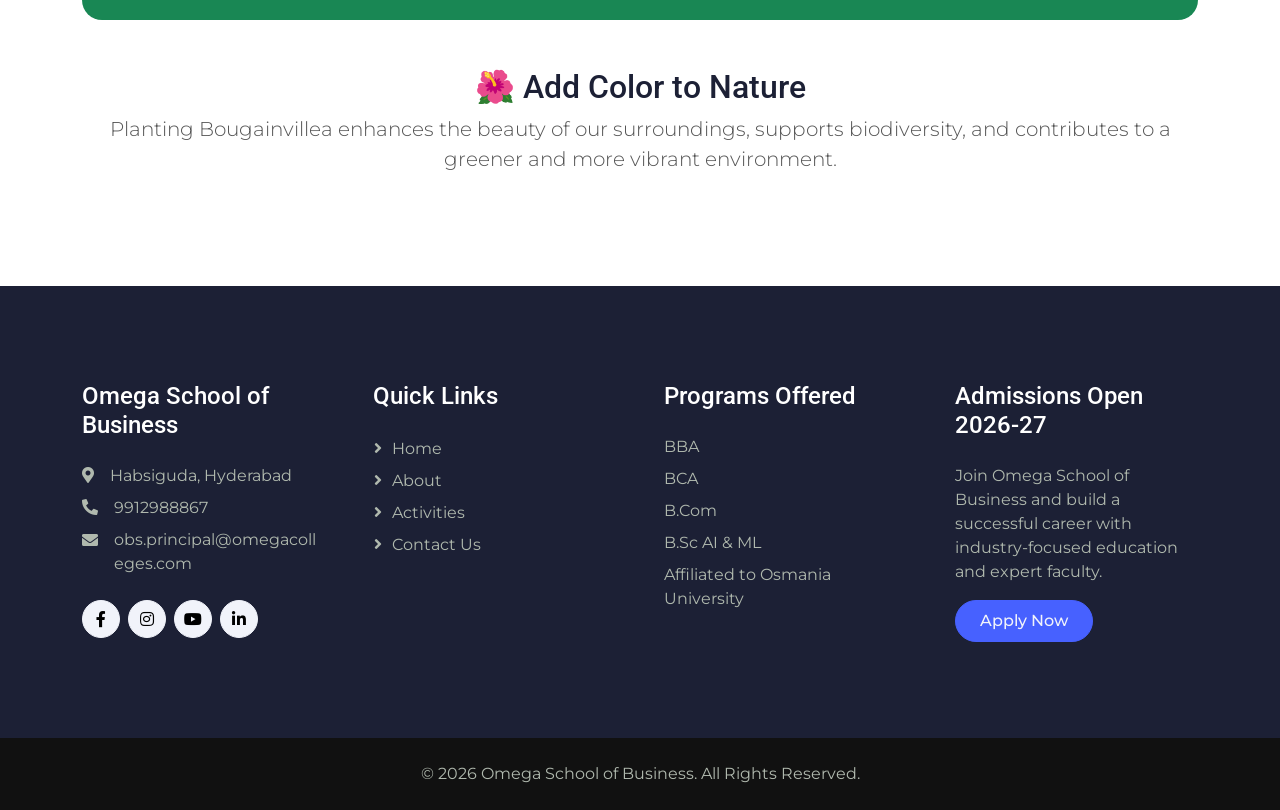
<file: bougainvillea.html>
<!DOCTYPE html>
<html lang="en">

<head>
    <meta charset="utf-8">
    <title>Omega School of Business</title>
    <meta content="width=device-width, initial-scale=1.0" name="viewport">
    <meta content="" name="keywords">
    <meta content="" name="description">

    <!-- Favicon -->
    <link href="img/favicon.ico" rel="icon">

    <!-- Google Web Fonts -->
    <link rel="preconnect" href="https://fonts.googleapis.com">
    <link rel="preconnect" href="https://fonts.gstatic.com" crossorigin>
    <link
        href="https://fonts.googleapis.com/css2?family=Montserrat:wght@400;500&family=Roboto:wght@500;700&display=swap"
        rel="stylesheet">

    <!-- Icon Font Stylesheet -->
    <link href="https://cdnjs.cloudflare.com/ajax/libs/font-awesome/5.10.0/css/all.min.css" rel="stylesheet">
    <link href="https://cdn.jsdelivr.net/npm/bootstrap-icons@1.4.1/font/bootstrap-icons.css" rel="stylesheet">

    <!-- Libraries Stylesheet -->
    <link href="lib/animate/animate.min.css" rel="stylesheet">
    <link href="lib/owlcarousel/assets/owl.carousel.min.css" rel="stylesheet">
    <link href="lib/lightbox/css/lightbox.min.css" rel="stylesheet">

    <!-- Customized Bootstrap Stylesheet -->
    <link href="css/bootstrap.min.css" rel="stylesheet">

    <!-- Template Stylesheet -->
    <link href="css/style.css" rel="stylesheet">

    <style>
        .border:hover{
    transform: translateY(-5px);
    transition: 0.3s ease;
    box-shadow: 0 8px 25px rgba(0,0,0,0.1);
}
.border:hover,
.bg-light:hover{
    transform: translateY(-6px);
    transition: 0.3s ease;
    box-shadow: 0 10px 25px rgba(0,0,0,0.12);
}

.rounded-4{
    border-radius: 20px !important;
}
    </style>
</head>

<body>
    <!-- Spinner Start -->
    <div id="spinner"
        class="show bg-white position-fixed translate-middle w-100 vh-100 top-50 start-50 d-flex align-items-center justify-content-center">
        <div class="spinner-border text-primary" role="status" style="width: 3rem; height: 3rem;"></div>
    </div>
    <!-- Spinner End -->


    <!-- Topbar Start -->
    <div class="container-fluid text-white d-none d-lg-flex" style="background: #fff;">
        <div class="container py-3">
            <div class="d-flex align-items-center">
                <a href="index.html">
                    <img class="me-3" src="img/logo1.png" alt="Logo" style="width: 440px; ">
                    <!-- <h4 class="text-white fw-bold m-0">OMEGA SCHOOL OF BUSINESS</h4> -->
                </a>
                <div class="ms-auto d-flex align-items-center" style="color: #071154; font-size: 15px; font-weight: bolder;">
                    <small class="ms-4"><i class="fa fa-map-marker-alt me-3"></i>Habsiguda, Hyderabad</small>
                    <small class="ms-4"><i class="fa fa-envelope me-3"></i>obs.principal@omegacolleges.com</small>
                    <small class="ms-4"><i class="fa fa-phone-alt me-3"></i>9912988867</small>
                    <!-- <div class="ms-3 d-flex">
                        <a class="btn btn-sm-square btn-light text-primary rounded-circle ms-2" href=""><i
                                class="fab fa-facebook-f"></i></a>
                        <a class="btn btn-sm-square btn-light text-primary rounded-circle ms-2" href=""><i
                                class="fab fa-twitter"></i></a>
                        <a class="btn btn-sm-square btn-light text-primary rounded-circle ms-2" href=""><i
                                class="fab fa-linkedin-in"></i></a>
                    </div> -->
                </div>
            </div>
        </div>
    </div>
    <!-- Topbar End -->


    <!-- Navbar Start -->
    <div class="container-fluid bg-white sticky-top">
        <div class="container">
            <nav class="navbar navbar-expand-lg bg-white navbar-light p-lg-0">
                <a href="index.html" class="navbar-brand d-lg-none">
                    <img class="me-3 img-fluid" src="img/logo1.png" alt="Logo"
     style="max-width: 240px; width: 100%; height: auto;">
                    <!-- <h1 class="fw-bold m-0">GrowMark</h1> -->
                </a>
                <button type="button" class="navbar-toggler me-0" data-bs-toggle="collapse"
                    data-bs-target="#navbarCollapse">
                    <span class="navbar-toggler-icon"></span>
                </button>
                <div class="collapse navbar-collapse" id="navbarCollapse">
                    <div class="navbar-nav">
                        <a href="index.html" class="nav-item nav-link active">Home</a>
                        <a href="about.html" class="nav-item nav-link">About</a>
                        <a href="activities.html" class="nav-item nav-link">Activities</a>
                        <!-- <a href="project.html" class="nav-item nav-link">Projects</a> -->
                        <!-- <div class="nav-item dropdown">
                            <a href="#" class="nav-link dropdown-toggle" data-bs-toggle="dropdown">Pages</a>
                            <div class="dropdown-menu bg-light rounded-0 rounded-bottom m-0">
                                <a href="feature.html" class="dropdown-item">Features</a>
                                <a href="team.html" class="dropdown-item">Our Team</a>
                                <a href="testimonial.html" class="dropdown-item">Testimonial</a>
                                <a href="quote.html" class="dropdown-item">Quotation</a>
                                <a href="404.html" class="dropdown-item">404 Page</a>
                            </div>
                        </div> -->
                        <a href="contact.html" class="nav-item nav-link">Contact</a>
                    </div>
                    <!-- <div class="ms-auto d-none d-lg-block">
                        <a href="" class="btn btn-primary rounded-pill py-2 px-3">Get A Quote</a>
                    </div> -->
                </div>
            </nav>
        </div>
    </div>
    <!-- Navbar End -->
<!-- Bougainvillea Plant Details Start -->
<div class="container-xxl py-5">
    <div class="container">

        <div class="text-center mb-5">
            <p class="fs-5 fw-medium text-success">Flowering Ornamental Plant</p>
            <h1 class="display-4">Bougainvillea</h1>
            <p class="lead mx-auto" style="max-width: 800px;">
                Bougainvillea is a vibrant flowering plant admired for its colorful bracts and exceptional beauty.
                It is widely used in gardens, parks, and landscapes to create stunning visual displays while promoting a greener environment.
            </p>
        </div>

        <div class="row g-5 align-items-center">

            <!-- Plant Image -->
            <div class="col-lg-6">
                <img src="img/bog.jpg"
                    class="img-fluid rounded-4 shadow-lg w-100"
                    style="max-height:600px; object-fit:cover;"
                    alt="Bougainvillea Plant">
            </div>

            <!-- Details -->
            <div class="col-lg-6">

                <div class="row g-3">

                    <div class="col-md-6">
                        <div class="border rounded-4 p-4 h-100 shadow-sm">
                            <h5>🌿 Scientific Name</h5>
                            <p class="mb-0">Bougainvillea glabra</p>
                        </div>
                    </div>

                    <div class="col-md-6">
                        <div class="border rounded-4 p-4 h-100 shadow-sm">
                            <h5>🌍 Family</h5>
                            <p class="mb-0">Nyctaginaceae</p>
                        </div>
                    </div>

                    <div class="col-md-6">
                        <div class="border rounded-4 p-4 h-100 shadow-sm">
                            <h5>☀ Sunlight</h5>
                            <p class="mb-0">Full Sunlight</p>
                        </div>
                    </div>

                    <div class="col-md-6">
                        <div class="border rounded-4 p-4 h-100 shadow-sm">
                            <h5>💧 Watering</h5>
                            <p class="mb-0">Low to Moderate</p>
                        </div>
                    </div>

                </div>

                <div class="mt-4">
                    <h3>About Bougainvillea</h3>
                    <p>
                        Bougainvillea is a fast-growing ornamental plant famous for its bright and colorful
                        paper-like bracts that surround its small flowers. It thrives in warm climates and
                        requires minimal maintenance once established.
                    </p>

                    <p>
                        The plant is widely used for decorating gardens, fences, walls, and landscapes.
                        Its long-lasting blooms add beauty and color to surroundings throughout the year.
                    </p>
                </div>

            </div>
        </div>

        <!-- Benefits -->
        <div class="row mt-5 g-4">

            <div class="col-lg-4">
                <div class="bg-light rounded-4 p-4 h-100">
                    <h4>🌺 Ornamental Benefits</h4>
                    <ul class="mb-0">
                        <li>Produces vibrant blooms</li>
                        <li>Enhances landscape beauty</li>
                        <li>Perfect for decorative gardens</li>
                        <li>Long flowering season</li>
                    </ul>
                </div>
            </div>

            <div class="col-lg-4">
                <div class="bg-light rounded-4 p-4 h-100">
                    <h4>🌿 Environmental Benefits</h4>
                    <ul class="mb-0">
                        <li>Supports pollinators</li>
                        <li>Improves green spaces</li>
                        <li>Helps reduce dust pollution</li>
                        <li>Provides natural shade</li>
                    </ul>
                </div>
            </div>

            <div class="col-lg-4">
                <div class="bg-light rounded-4 p-4 h-100">
                    <h4>🪴 Care Guide</h4>
                    <ul class="mb-0">
                        <li>Plant in sunny locations</li>
                        <li>Avoid excessive watering</li>
                        <li>Prune regularly for shape</li>
                        <li>Use well-drained soil</li>
                    </ul>
                </div>
            </div>

        </div>

        <!-- Interesting Facts -->
        <div class="mt-5 p-5 bg-success text-white rounded-4">
            <h2 class="mb-4">Interesting Facts About Bougainvillea</h2>

            <div class="row g-4">
                <div class="col-md-4">
                    <h3>300+</h3>
                    <p class="mb-0">Varieties and hybrids are grown worldwide.</p>
                </div>

                <div class="col-md-4">
                    <h3>Year-Round</h3>
                    <p class="mb-0">Blooms throughout most of the year in warm climates.</p>
                </div>

                <div class="col-md-4">
                    <h3>Multiple Colors</h3>
                    <p class="mb-0">Available in pink, purple, red, orange, and white shades.</p>
                </div>
            </div>
        </div>

        <!-- Environmental Message -->
        <div class="text-center mt-5">
            <h2>🌺 Add Color to Nature</h2>
            <p class="lead">
                Planting Bougainvillea enhances the beauty of our surroundings, supports biodiversity,
                and contributes to a greener and more vibrant environment.
            </p>
        </div>

    </div>
</div>
<!-- Bougainvillea Plant Details End -->


<!-- Footer Start -->

<div class="container-fluid bg-dark footer mt-5 py-5 wow fadeIn" data-wow-delay="0.1s">
    <div class="container py-5">
        <div class="row g-5">

        <div class="col-lg-3 col-md-6">
            <h4 class="text-white mb-4">Omega School of Business</h4>
            <p class="mb-2">
                <i class="fa fa-map-marker-alt me-3"></i>Habsiguda, Hyderabad
            </p>
            <p class="mb-2">
                <i class="fa fa-phone-alt me-3"></i>9912988867
            </p>
      <p class="mb-2 d-flex">
    <i class="fa fa-envelope me-3 mt-1 flex-shrink-0"></i>
    <span class="text-break">obs.principal@omegacolleges.com</span>
</p>

            <div class="d-flex pt-3">
                <a class="btn btn-square btn-light rounded-circle me-2" href="#">
                    <i class="fab fa-facebook-f"></i>
                </a>
                <a class="btn btn-square btn-light rounded-circle me-2" href="#">
                    <i class="fab fa-instagram"></i>
                </a>
                <a class="btn btn-square btn-light rounded-circle me-2" href="#">
                    <i class="fab fa-youtube"></i>
                </a>
                <a class="btn btn-square btn-light rounded-circle me-2" href="#">
                    <i class="fab fa-linkedin-in"></i>
                </a>
            </div>
        </div>

          <div class="col-lg-3 col-md-6">
            <h4 class="text-white mb-4">Quick Links</h4>
            <a class="btn btn-link" href="index.html">Home</a>
            <a class="btn btn-link" href="about.html">About</a>
            <a class="btn btn-link" href="activities.html">Activities</a>
            <a class="btn btn-link" href="contact.html">Contact Us</a>
            <!-- <a class="btn btn-link" href="#admissions">Admissions</a> -->
        </div>


        <div class="col-lg-3 col-md-6">
            <h4 class="text-white mb-4">Programs Offered</h4>
            <p class="mb-2">BBA</p>
            <p class="mb-2">BCA</p>
            <p class="mb-2">B.Com</p>
            <p class="mb-2">B.Sc AI & ML</p>
            <p class="mb-2">Affiliated to Osmania University</p>
        </div>

        <div class="col-lg-3 col-md-6">
            <h4 class="text-white mb-4">Admissions Open 2026-27</h4>
            <p>
                Join Omega School of Business and build a successful career with industry-focused education and expert faculty.
            </p>

            <a href="tel:9912988867" class="btn btn-primary rounded-pill px-4 py-2">
                Apply Now
            </a>
        </div>

    </div>
</div>


</div>
<!-- Footer End -->

<div class="container-fluid copyright py-4">
    <div class="container text-center">
        <p class="mb-0">
            © 2026 Omega School of Business. All Rights Reserved.
        </p>
    </div>
</div>


    <!-- Back to Top -->
    <a href="#" class="btn btn-lg btn-primary btn-lg-square rounded-circle back-to-top"><i
            class="bi bi-arrow-up"></i></a>


    <!-- JavaScript Libraries -->
    <script src="https://ajax.googleapis.com/ajax/libs/jquery/3.6.1/jquery.min.js"></script>
    <script src="https://cdn.jsdelivr.net/npm/bootstrap@5.0.0/dist/js/bootstrap.bundle.min.js"></script>
    <script src="lib/wow/wow.min.js"></script>
    <script src="lib/easing/easing.min.js"></script>
    <script src="lib/waypoints/waypoints.min.js"></script>
    <script src="lib/owlcarousel/owl.carousel.min.js"></script>
    <script src="lib/lightbox/js/lightbox.min.js"></script>

    <!-- Template Javascript -->
    <script src="js/main.js"></script>
</body>

</html>
</file>
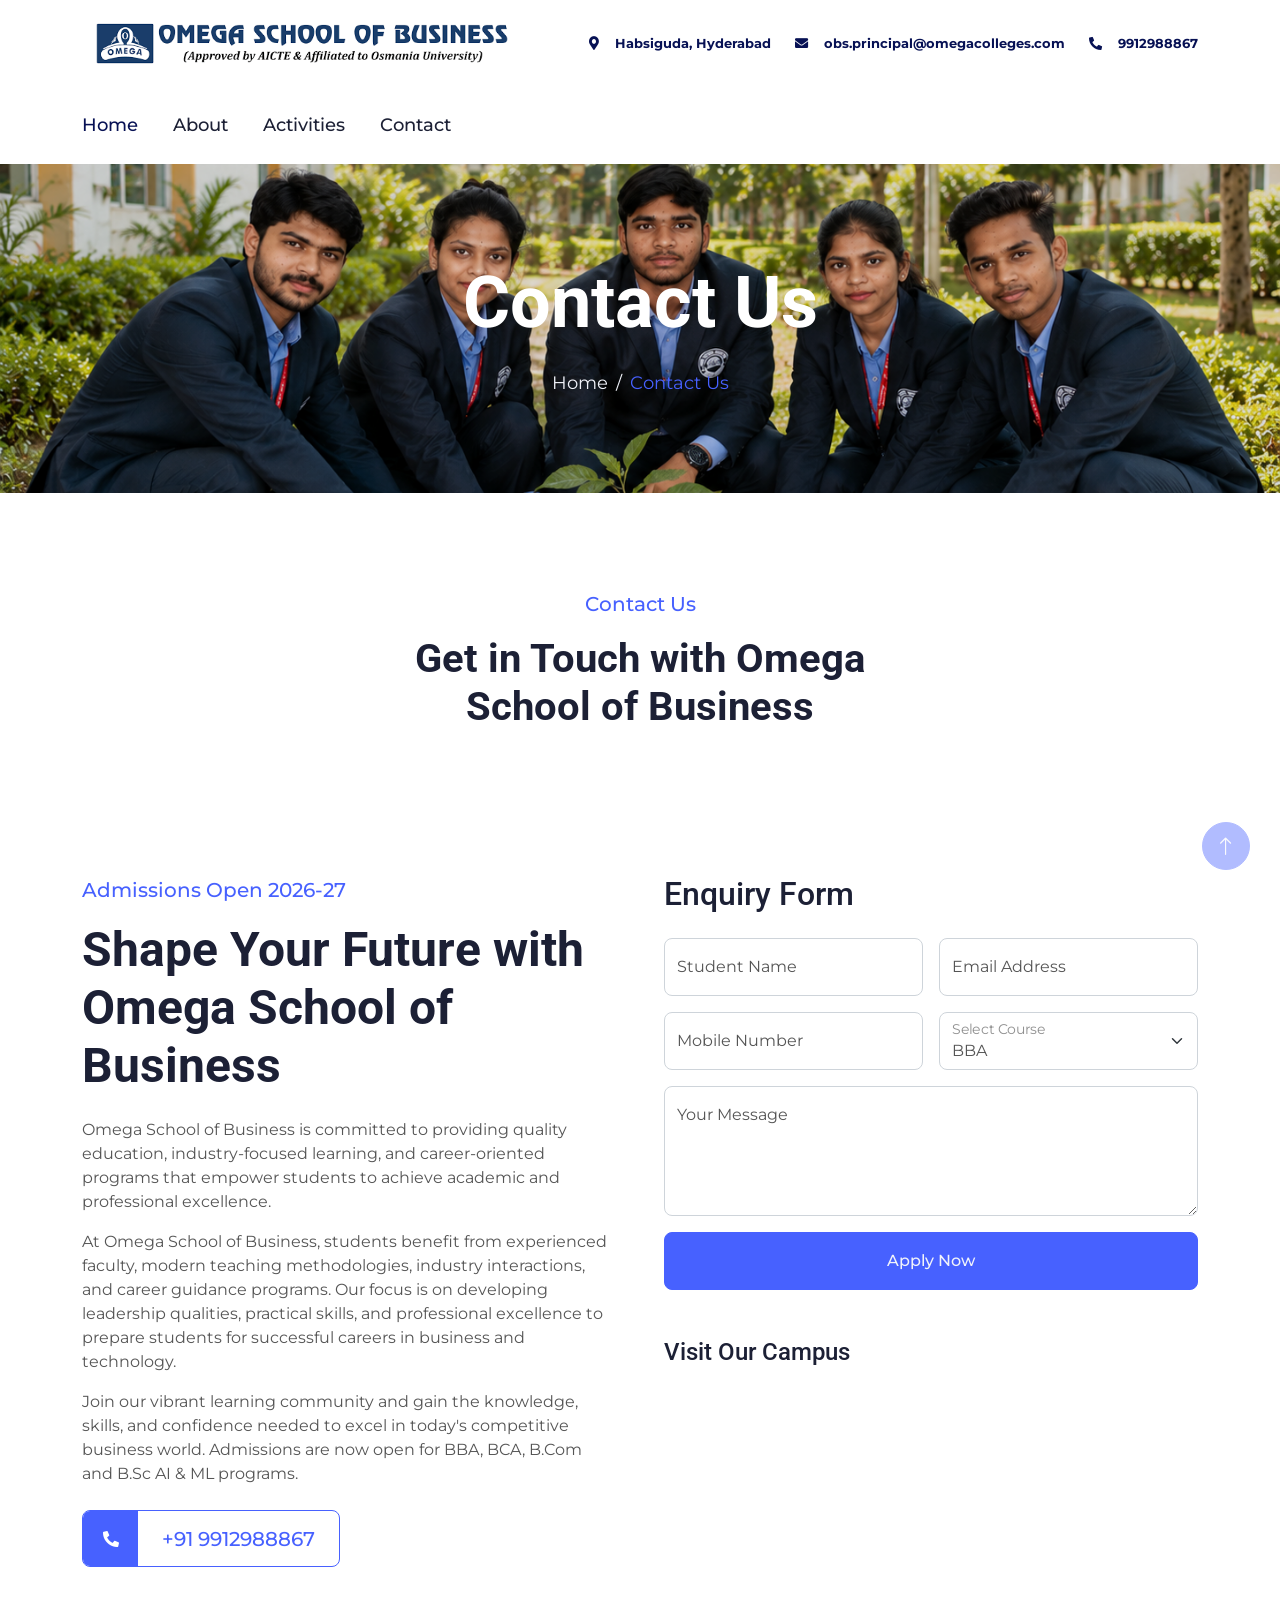
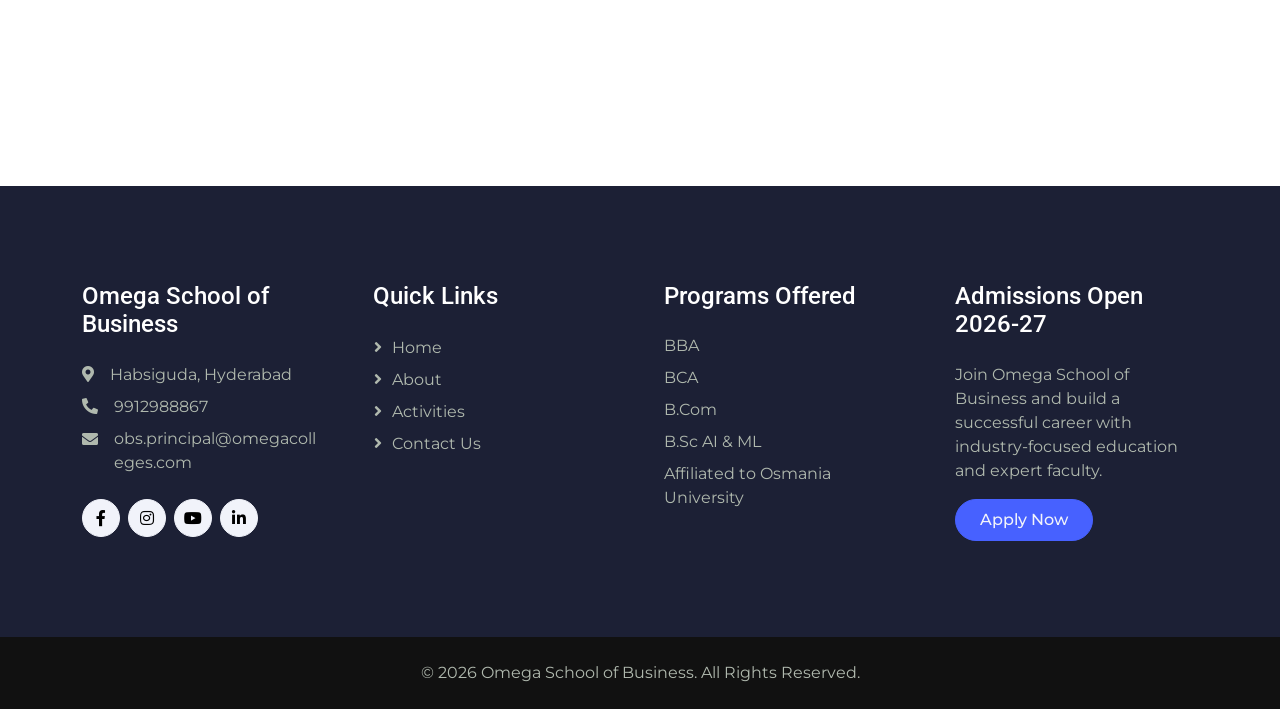
<file: contact.html>
<!DOCTYPE html>
<html lang="en">

<head>
    <meta charset="utf-8">
    <title>Omega School of Business</title>
    <meta content="width=device-width, initial-scale=1.0" name="viewport">
    <meta content="" name="keywords">
    <meta content="" name="description">

    <!-- Favicon -->
    <link href="img/favicon.ico" rel="icon">

    <!-- Google Web Fonts -->
    <link rel="preconnect" href="https://fonts.googleapis.com">
    <link rel="preconnect" href="https://fonts.gstatic.com" crossorigin>
    <link
        href="https://fonts.googleapis.com/css2?family=Montserrat:wght@400;500&family=Roboto:wght@500;700&display=swap"
        rel="stylesheet">

    <!-- Icon Font Stylesheet -->
    <link href="https://cdnjs.cloudflare.com/ajax/libs/font-awesome/5.10.0/css/all.min.css" rel="stylesheet">
    <link href="https://cdn.jsdelivr.net/npm/bootstrap-icons@1.4.1/font/bootstrap-icons.css" rel="stylesheet">

    <!-- Libraries Stylesheet -->
    <link href="lib/animate/animate.min.css" rel="stylesheet">
    <link href="lib/owlcarousel/assets/owl.carousel.min.css" rel="stylesheet">
    <link href="lib/lightbox/css/lightbox.min.css" rel="stylesheet">

    <!-- Customized Bootstrap Stylesheet -->
    <link href="css/bootstrap.min.css" rel="stylesheet">

    <!-- Template Stylesheet -->
    <link href="css/style.css" rel="stylesheet">
</head>

<body>
    <!-- Spinner Start -->
    <div id="spinner"
        class="show bg-white position-fixed translate-middle w-100 vh-100 top-50 start-50 d-flex align-items-center justify-content-center">
        <div class="spinner-border text-primary" role="status" style="width: 3rem; height: 3rem;"></div>
    </div>
    <!-- Spinner End -->


    <!-- Topbar Start -->
    <div class="container-fluid text-white d-none d-lg-flex" style="background: #fff;">
        <div class="container py-3">
            <div class="d-flex align-items-center">
                <a href="index.html">
                    <img class="me-3" src="img/logo1.png" alt="Logo" style="width: 440px; ">
                    <!-- <h4 class="text-white fw-bold m-0">OMEGA SCHOOL OF BUSINESS</h4> -->
                </a>
                <div class="ms-auto d-flex align-items-center" style="color: #071154; font-size: 15px; font-weight: bolder;">
                    <small class="ms-4"><i class="fa fa-map-marker-alt me-3"></i>Habsiguda, Hyderabad</small>
                    <small class="ms-4"><i class="fa fa-envelope me-3"></i>obs.principal@omegacolleges.com</small>
                    <small class="ms-4"><i class="fa fa-phone-alt me-3"></i>9912988867</small>
                    <!-- <div class="ms-3 d-flex">
                        <a class="btn btn-sm-square btn-light text-primary rounded-circle ms-2" href=""><i
                                class="fab fa-facebook-f"></i></a>
                        <a class="btn btn-sm-square btn-light text-primary rounded-circle ms-2" href=""><i
                                class="fab fa-twitter"></i></a>
                        <a class="btn btn-sm-square btn-light text-primary rounded-circle ms-2" href=""><i
                                class="fab fa-linkedin-in"></i></a>
                    </div> -->
                </div>
            </div>
        </div>
    </div>
    <!-- Topbar End -->


    <!-- Navbar Start -->
    <div class="container-fluid bg-white sticky-top">
        <div class="container">
            <nav class="navbar navbar-expand-lg bg-white navbar-light p-lg-0">
                <a href="index.html" class="navbar-brand d-lg-none">
                    <img class="me-3 img-fluid" src="img/logo1.png" alt="Logo"
     style="max-width: 240px; width: 100%; height: auto;">
                    <!-- <h1 class="fw-bold m-0">GrowMark</h1> -->
                </a>
                <button type="button" class="navbar-toggler me-0" data-bs-toggle="collapse"
                    data-bs-target="#navbarCollapse">
                    <span class="navbar-toggler-icon"></span>
                </button>
                <div class="collapse navbar-collapse" id="navbarCollapse">
                    <div class="navbar-nav">
                        <a href="index.html" class="nav-item nav-link active">Home</a>
                        <a href="about.html" class="nav-item nav-link">About</a>
                        <a href="activities.html" class="nav-item nav-link">Activities</a>
                        <!-- <a href="project.html" class="nav-item nav-link">Projects</a> -->
                        <!-- <div class="nav-item dropdown">
                            <a href="#" class="nav-link dropdown-toggle" data-bs-toggle="dropdown">Pages</a>
                            <div class="dropdown-menu bg-light rounded-0 rounded-bottom m-0">
                                <a href="feature.html" class="dropdown-item">Features</a>
                                <a href="team.html" class="dropdown-item">Our Team</a>
                                <a href="testimonial.html" class="dropdown-item">Testimonial</a>
                                <a href="quote.html" class="dropdown-item">Quotation</a>
                                <a href="404.html" class="dropdown-item">404 Page</a>
                            </div>
                        </div> -->
                        <a href="contact.html" class="nav-item nav-link">Contact</a>
                    </div>
                    <!-- <div class="ms-auto d-none d-lg-block">
                        <a href="" class="btn btn-primary rounded-pill py-2 px-3">Get A Quote</a>
                    </div> -->
                </div>
            </nav>
        </div>
    </div>
    <!-- Navbar End -->



    <!-- Page Header Start -->
    <div class="container-fluid page-header py-5 mb-5 wow fadeIn" data-wow-delay="0.1s">
        <div class="container text-center py-5">
            <h1 class="display-2 text-white mb-4 animated slideInDown">Contact Us</h1>
            <nav aria-label="breadcrumb animated slideInDown">
                <ol class="breadcrumb justify-content-center mb-0">
                    <li class="breadcrumb-item"><a href="index.html">Home</a></li>
                    <li class="breadcrumb-item text-primary" aria-current="page">Contact Us</li>
                </ol>
            </nav>
        </div>
    </div>
    <!-- Page Header End -->
<!-- Quote Start -->

<div class="container-xxl py-5" id="contact">
    <div class="container">
        <div class="text-center mx-auto wow fadeInUp" data-wow-delay="0.1s" style="max-width: 500px;">
            <p class="fs-5 fw-medium text-primary">Contact Us</p>
            <h4 class="display-6 mb-5">Get in Touch with Omega School of Business</h4>
        </div>
        </div>
        </div>

<div class="container-xxl py-5">
    <div class="container">
        <div class="row g-5">
            <div class="col-lg-6 wow fadeInUp" data-wow-delay="0.1s">
                <p class="fs-5 fw-medium text-primary">Admissions Open 2026-27</p>
                <h1 class="display-5 mb-4">Shape Your Future with Omega School of Business</h1>


          <p>
    Omega School of Business is committed to providing quality education, industry-focused learning, and career-oriented programs that empower students to achieve academic and professional excellence.
</p>

<p>
    At Omega School of Business, students benefit from experienced faculty, modern teaching methodologies, industry interactions, and career guidance programs. Our focus is on developing leadership qualities, practical skills, and professional excellence to prepare students for successful careers in business and technology.
</p>

<p class="mb-4">
    Join our vibrant learning community and gain the knowledge, skills, and confidence needed to excel in today's competitive business world. Admissions are now open for BBA, BCA, B.Com and B.Sc AI & ML programs.
</p>

            <a class="d-inline-flex align-items-center rounded overflow-hidden border border-primary" href="tel:+919912988867">
                <span class="btn-lg-square bg-primary" style="width: 55px; height: 55px;">
                    <i class="fa fa-phone-alt text-white"></i>
                </span>
                <span class="fs-5 fw-medium mx-4">+91 9912988867</span>
            </a>
        </div>

        <div class="col-lg-6 wow fadeInUp" data-wow-delay="0.5s">
            <h2 class="mb-4">Enquiry Form</h2>

            <div class="row g-3">
                <div class="col-sm-6">
                    <div class="form-floating">
                        <input type="text" class="form-control" id="name" placeholder="Student Name">
                        <label for="name">Student Name</label>
                    </div>
                </div>

                <div class="col-sm-6">
                    <div class="form-floating">
                        <input type="email" class="form-control" id="mail" placeholder="Email Address">
                        <label for="mail">Email Address</label>
                    </div>
                </div>

                <div class="col-sm-6">
                    <div class="form-floating">
                        <input type="text" class="form-control" id="mobile" placeholder="Mobile Number">
                        <label for="mobile">Mobile Number</label>
                    </div>
                </div>

                <div class="col-sm-6">
                    <div class="form-floating">
                        <select class="form-select" id="course">
                            <option selected>BBA</option>
                            <option>BCA</option>
                            <option>B.Com</option>
                            <option>B.Sc AI & ML</option>
                        </select>
                        <label for="course">Select Course</label>
                    </div>
                </div>

                <div class="col-12">
                    <div class="form-floating">
                        <textarea class="form-control" placeholder="Message" id="message" style="height: 130px"></textarea>
                        <label for="message">Your Message</label>
                    </div>
                </div>

                <div class="col-12 text-center">
                    <button class="btn btn-primary w-100 py-3" type="submit">
                        Apply Now
                    </button>
                </div>
            </div>
            <!-- Map Start --> <div class="mt-5"> <h4 class="mb-3">Visit Our Campus</h4> <iframe class="w-100 rounded" src="https://www.google.com/maps/embed?pb=!1m18!1m12!1m3!1d3806.8651162724736!2d78.54144727369008!3d17.41825960191801!2m3!1f0!2f0!3f0!3m2!1i1024!2i768!4f13.1!3m3!1m2!1s0x3bcb91ae35d0c565%3A0x121e6ef30f50394!2sOmega%20School%20of%20Business!5e0!3m2!1sen!2sin!4v1781787040923!5m2!1sen!2sin" style="min-height: 300px; border:0;" allowfullscreen="" loading="lazy" referrerpolicy="no-referrer-when-downgrade"> </iframe> </div> <!-- Map End -->
        </div>
    </div>
</div>


</div>
<!-- Quote End -->


<!-- Footer Start -->

<div class="container-fluid bg-dark footer mt-5 py-5 wow fadeIn" data-wow-delay="0.1s">
    <div class="container py-5">
        <div class="row g-5">

        <div class="col-lg-3 col-md-6">
            <h4 class="text-white mb-4">Omega School of Business</h4>
            <p class="mb-2">
                <i class="fa fa-map-marker-alt me-3"></i>Habsiguda, Hyderabad
            </p>
            <p class="mb-2">
                <i class="fa fa-phone-alt me-3"></i>9912988867
            </p>
      <p class="mb-2 d-flex">
    <i class="fa fa-envelope me-3 mt-1 flex-shrink-0"></i>
    <span class="text-break">obs.principal@omegacolleges.com</span>
</p>

            <div class="d-flex pt-3">
                <a class="btn btn-square btn-light rounded-circle me-2" href="#">
                    <i class="fab fa-facebook-f"></i>
                </a>
                <a class="btn btn-square btn-light rounded-circle me-2" href="#">
                    <i class="fab fa-instagram"></i>
                </a>
                <a class="btn btn-square btn-light rounded-circle me-2" href="#">
                    <i class="fab fa-youtube"></i>
                </a>
                <a class="btn btn-square btn-light rounded-circle me-2" href="#">
                    <i class="fab fa-linkedin-in"></i>
                </a>
            </div>
        </div>

          <div class="col-lg-3 col-md-6">
            <h4 class="text-white mb-4">Quick Links</h4>
            <a class="btn btn-link" href="index.html">Home</a>
            <a class="btn btn-link" href="about.html">About</a>
            <a class="btn btn-link" href="activities.html">Activities</a>
            <a class="btn btn-link" href="contact.html">Contact Us</a>
            <!-- <a class="btn btn-link" href="#admissions">Admissions</a> -->
        </div>


        <div class="col-lg-3 col-md-6">
            <h4 class="text-white mb-4">Programs Offered</h4>
            <p class="mb-2">BBA</p>
            <p class="mb-2">BCA</p>
            <p class="mb-2">B.Com</p>
            <p class="mb-2">B.Sc AI & ML</p>
            <p class="mb-2">Affiliated to Osmania University</p>
        </div>

        <div class="col-lg-3 col-md-6">
            <h4 class="text-white mb-4">Admissions Open 2026-27</h4>
            <p>
                Join Omega School of Business and build a successful career with industry-focused education and expert faculty.
            </p>

            <a href="tel:9912988867" class="btn btn-primary rounded-pill px-4 py-2">
                Apply Now
            </a>
        </div>

    </div>
</div>


</div>
<!-- Footer End -->

<div class="container-fluid copyright py-4">
    <div class="container text-center">
        <p class="mb-0">
            © 2026 Omega School of Business. All Rights Reserved.
        </p>
    </div>
</div>


    <!-- Back to Top -->
    <a href="#" class="btn btn-lg btn-primary btn-lg-square rounded-circle back-to-top"><i
            class="bi bi-arrow-up"></i></a>


    <!-- JavaScript Libraries -->
    <script src="https://ajax.googleapis.com/ajax/libs/jquery/3.6.1/jquery.min.js"></script>
    <script src="https://cdn.jsdelivr.net/npm/bootstrap@5.0.0/dist/js/bootstrap.bundle.min.js"></script>
    <script src="lib/wow/wow.min.js"></script>
    <script src="lib/easing/easing.min.js"></script>
    <script src="lib/waypoints/waypoints.min.js"></script>
    <script src="lib/owlcarousel/owl.carousel.min.js"></script>
    <script src="lib/lightbox/js/lightbox.min.js"></script>

    <!-- Template Javascript -->
    <script src="js/main.js"></script>
</body>

</html>
</file>
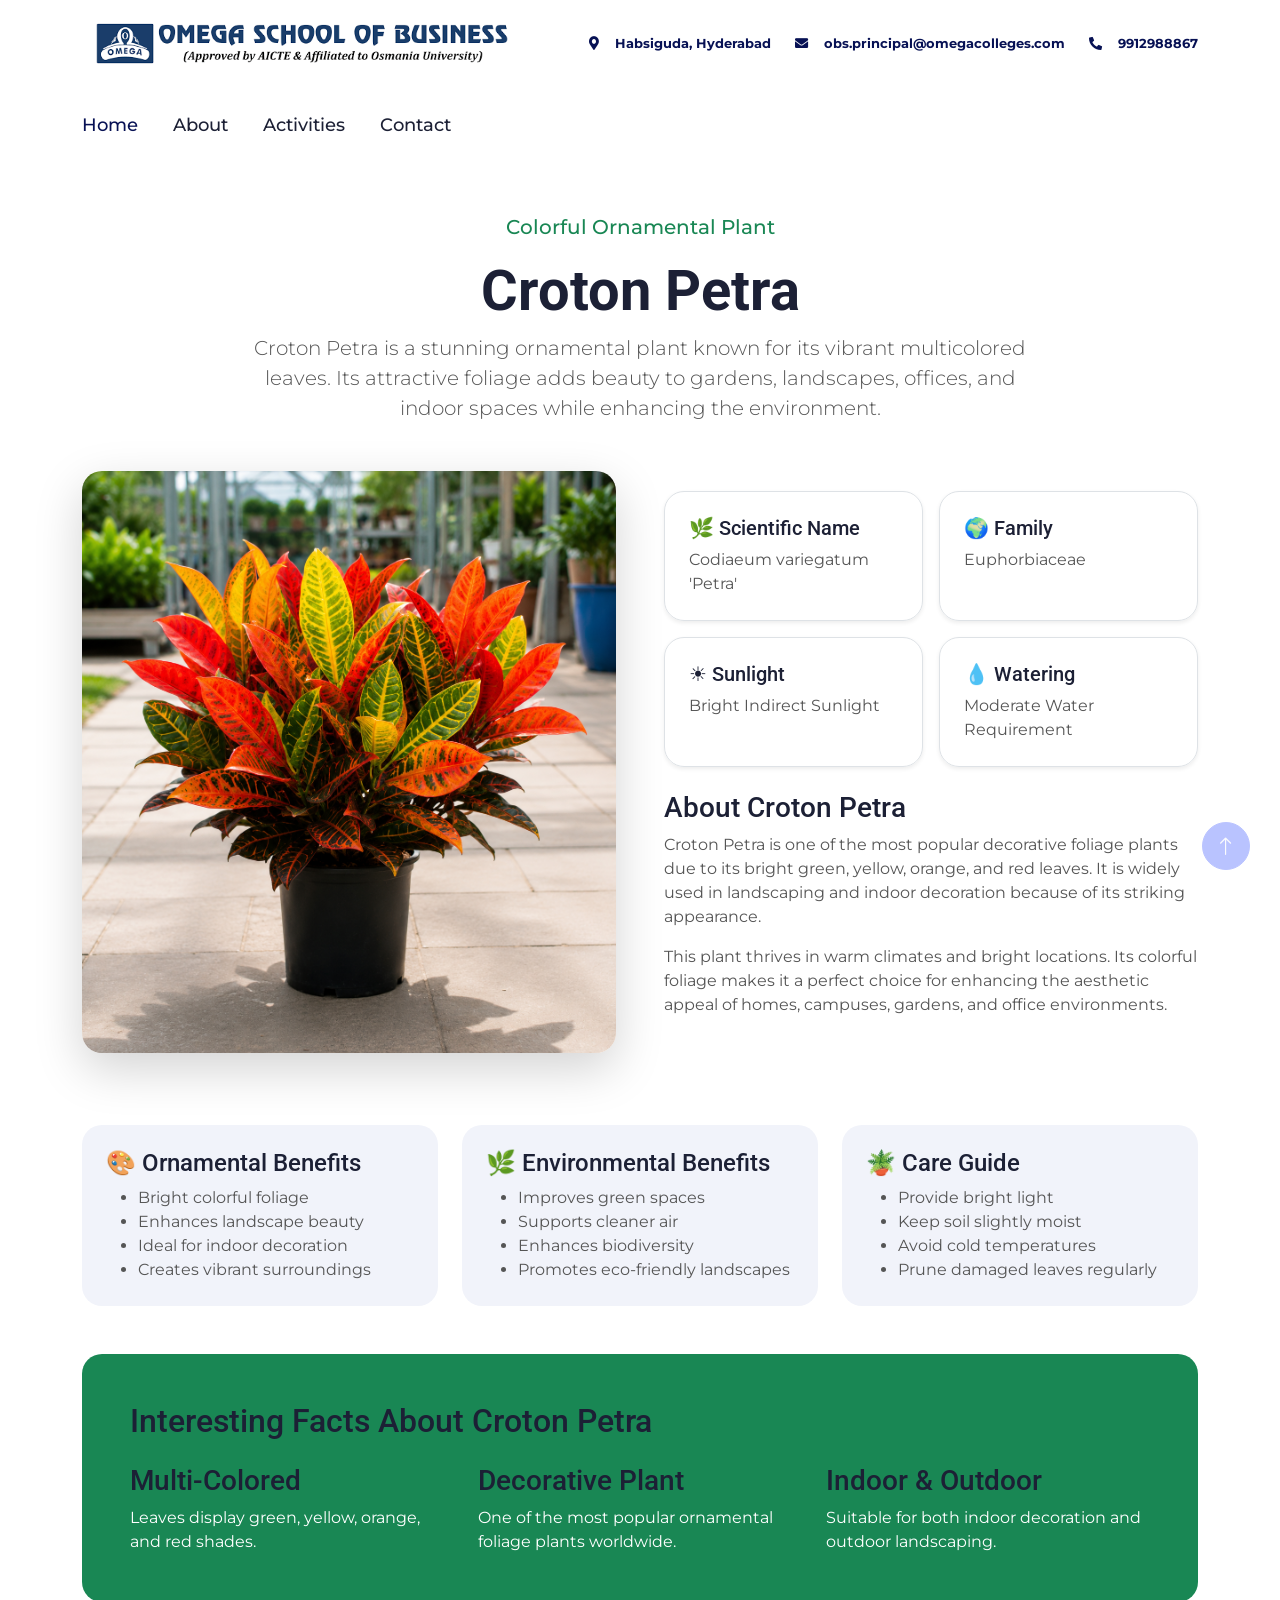
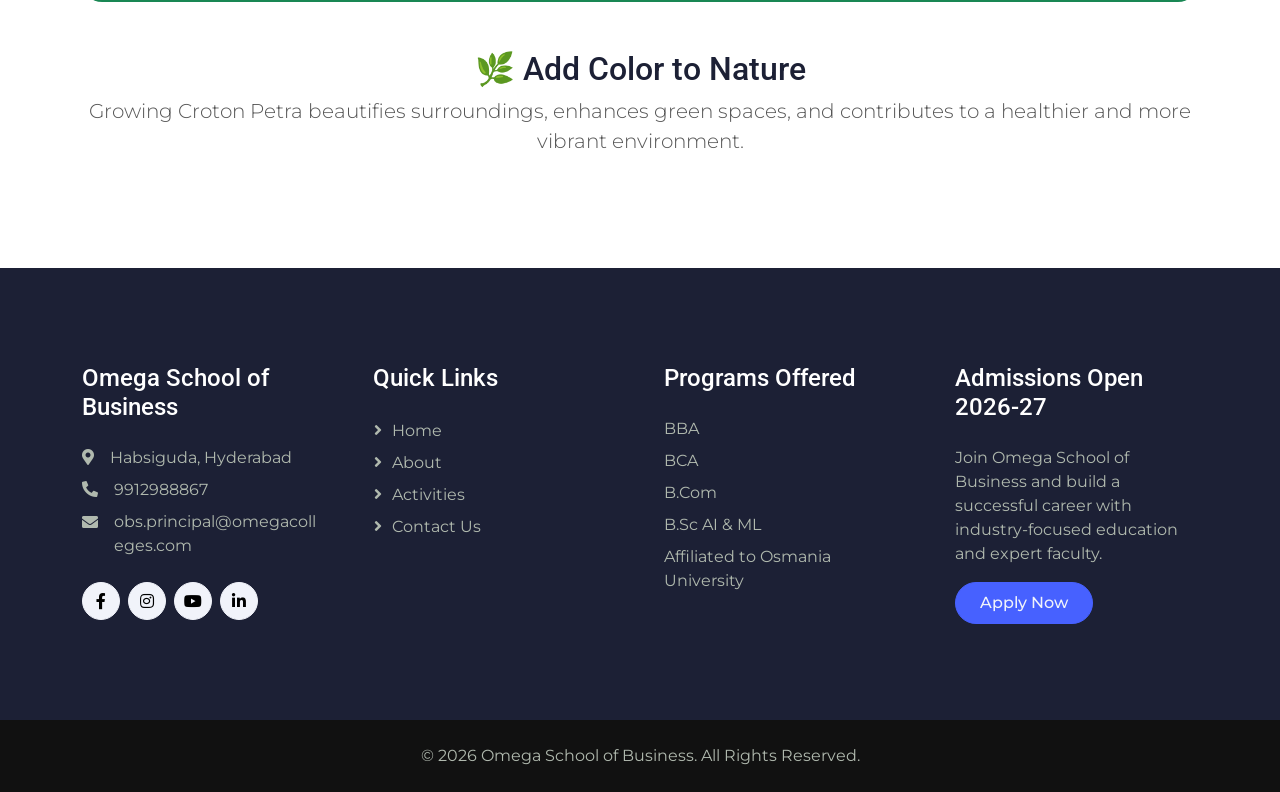
<file: croton.html>
<!DOCTYPE html>
<html lang="en">

<head>
    <meta charset="utf-8">
    <title>Omega School of Business</title>
    <meta content="width=device-width, initial-scale=1.0" name="viewport">
    <meta content="" name="keywords">
    <meta content="" name="description">

    <!-- Favicon -->
    <link href="img/favicon.ico" rel="icon">

    <!-- Google Web Fonts -->
    <link rel="preconnect" href="https://fonts.googleapis.com">
    <link rel="preconnect" href="https://fonts.gstatic.com" crossorigin>
    <link
        href="https://fonts.googleapis.com/css2?family=Montserrat:wght@400;500&family=Roboto:wght@500;700&display=swap"
        rel="stylesheet">

    <!-- Icon Font Stylesheet -->
    <link href="https://cdnjs.cloudflare.com/ajax/libs/font-awesome/5.10.0/css/all.min.css" rel="stylesheet">
    <link href="https://cdn.jsdelivr.net/npm/bootstrap-icons@1.4.1/font/bootstrap-icons.css" rel="stylesheet">

    <!-- Libraries Stylesheet -->
    <link href="lib/animate/animate.min.css" rel="stylesheet">
    <link href="lib/owlcarousel/assets/owl.carousel.min.css" rel="stylesheet">
    <link href="lib/lightbox/css/lightbox.min.css" rel="stylesheet">

    <!-- Customized Bootstrap Stylesheet -->
    <link href="css/bootstrap.min.css" rel="stylesheet">

    <!-- Template Stylesheet -->
    <link href="css/style.css" rel="stylesheet">

    <style>
        .border:hover{
    transform: translateY(-5px);
    transition: 0.3s ease;
    box-shadow: 0 8px 25px rgba(0,0,0,0.1);
}
.border:hover,
.bg-light:hover{
    transform: translateY(-6px);
    transition: 0.3s ease;
    box-shadow: 0 10px 25px rgba(0,0,0,0.12);
}

.rounded-4{
    border-radius: 20px !important;
}
    </style>
</head>

<body>
    <!-- Spinner Start -->
    <div id="spinner"
        class="show bg-white position-fixed translate-middle w-100 vh-100 top-50 start-50 d-flex align-items-center justify-content-center">
        <div class="spinner-border text-primary" role="status" style="width: 3rem; height: 3rem;"></div>
    </div>
    <!-- Spinner End -->


    <!-- Topbar Start -->
    <div class="container-fluid text-white d-none d-lg-flex" style="background: #fff;">
        <div class="container py-3">
            <div class="d-flex align-items-center">
                <a href="index.html">
                    <img class="me-3" src="img/logo1.png" alt="Logo" style="width: 440px; ">
                    <!-- <h4 class="text-white fw-bold m-0">OMEGA SCHOOL OF BUSINESS</h4> -->
                </a>
                <div class="ms-auto d-flex align-items-center" style="color: #071154; font-size: 15px; font-weight: bolder;">
                    <small class="ms-4"><i class="fa fa-map-marker-alt me-3"></i>Habsiguda, Hyderabad</small>
                    <small class="ms-4"><i class="fa fa-envelope me-3"></i>obs.principal@omegacolleges.com</small>
                    <small class="ms-4"><i class="fa fa-phone-alt me-3"></i>9912988867</small>
                    <!-- <div class="ms-3 d-flex">
                        <a class="btn btn-sm-square btn-light text-primary rounded-circle ms-2" href=""><i
                                class="fab fa-facebook-f"></i></a>
                        <a class="btn btn-sm-square btn-light text-primary rounded-circle ms-2" href=""><i
                                class="fab fa-twitter"></i></a>
                        <a class="btn btn-sm-square btn-light text-primary rounded-circle ms-2" href=""><i
                                class="fab fa-linkedin-in"></i></a>
                    </div> -->
                </div>
            </div>
        </div>
    </div>
    <!-- Topbar End -->



    <!-- Navbar Start -->
    <div class="container-fluid bg-white sticky-top">
        <div class="container">
            <nav class="navbar navbar-expand-lg bg-white navbar-light p-lg-0">
                <a href="index.html" class="navbar-brand d-lg-none">
                    <img class="me-3 img-fluid" src="img/logo1.png" alt="Logo"
     style="max-width: 240px; width: 100%; height: auto;">
                    <!-- <h1 class="fw-bold m-0">GrowMark</h1> -->
                </a>
                <button type="button" class="navbar-toggler me-0" data-bs-toggle="collapse"
                    data-bs-target="#navbarCollapse">
                    <span class="navbar-toggler-icon"></span>
                </button>
                <div class="collapse navbar-collapse" id="navbarCollapse">
                    <div class="navbar-nav">
                        <a href="index.html" class="nav-item nav-link active">Home</a>
                        <a href="about.html" class="nav-item nav-link">About</a>
                        <a href="activities.html" class="nav-item nav-link">Activities</a>
                        <!-- <a href="project.html" class="nav-item nav-link">Projects</a> -->
                        <!-- <div class="nav-item dropdown">
                            <a href="#" class="nav-link dropdown-toggle" data-bs-toggle="dropdown">Pages</a>
                            <div class="dropdown-menu bg-light rounded-0 rounded-bottom m-0">
                                <a href="feature.html" class="dropdown-item">Features</a>
                                <a href="team.html" class="dropdown-item">Our Team</a>
                                <a href="testimonial.html" class="dropdown-item">Testimonial</a>
                                <a href="quote.html" class="dropdown-item">Quotation</a>
                                <a href="404.html" class="dropdown-item">404 Page</a>
                            </div>
                        </div> -->
                        <a href="contact.html" class="nav-item nav-link">Contact</a>
                    </div>
                    <!-- <div class="ms-auto d-none d-lg-block">
                        <a href="" class="btn btn-primary rounded-pill py-2 px-3">Get A Quote</a>
                    </div> -->
                </div>
            </nav>
        </div>
    </div>
    <!-- Navbar End -->
<!-- Croton Petra Plant Details Start -->
<div class="container-xxl py-5">
    <div class="container">

        <div class="text-center mb-5">
            <p class="fs-5 fw-medium text-success">Colorful Ornamental Plant</p>
            <h1 class="display-4">Croton Petra</h1>
            <p class="lead mx-auto" style="max-width: 800px;">
                Croton Petra is a stunning ornamental plant known for its vibrant multicolored leaves.
                Its attractive foliage adds beauty to gardens, landscapes, offices, and indoor spaces while enhancing the environment.
            </p>
        </div>

        <div class="row g-5 align-items-center">

            <!-- Plant Image -->
            <div class="col-lg-6">
                <img src="img/croton.jpg"
                    class="img-fluid rounded-4 shadow-lg w-100"
                    style="max-height:600px; object-fit:cover;"
                    alt="Croton Petra Plant">
            </div>

            <!-- Details -->
            <div class="col-lg-6">

                <div class="row g-3">

                    <div class="col-md-6">
                        <div class="border rounded-4 p-4 h-100 shadow-sm">
                            <h5>🌿 Scientific Name</h5>
                            <p class="mb-0">Codiaeum variegatum 'Petra'</p>
                        </div>
                    </div>

                    <div class="col-md-6">
                        <div class="border rounded-4 p-4 h-100 shadow-sm">
                            <h5>🌍 Family</h5>
                            <p class="mb-0">Euphorbiaceae</p>
                        </div>
                    </div>

                    <div class="col-md-6">
                        <div class="border rounded-4 p-4 h-100 shadow-sm">
                            <h5>☀ Sunlight</h5>
                            <p class="mb-0">Bright Indirect Sunlight</p>
                        </div>
                    </div>

                    <div class="col-md-6">
                        <div class="border rounded-4 p-4 h-100 shadow-sm">
                            <h5>💧 Watering</h5>
                            <p class="mb-0">Moderate Water Requirement</p>
                        </div>
                    </div>

                </div>

                <div class="mt-4">
                    <h3>About Croton Petra</h3>
                    <p>
                        Croton Petra is one of the most popular decorative foliage plants due to its
                        bright green, yellow, orange, and red leaves. It is widely used in landscaping
                        and indoor decoration because of its striking appearance.
                    </p>

                    <p>
                        This plant thrives in warm climates and bright locations. Its colorful foliage
                        makes it a perfect choice for enhancing the aesthetic appeal of homes, campuses,
                        gardens, and office environments.
                    </p>
                </div>

            </div>
        </div>

        <!-- Benefits -->
        <div class="row mt-5 g-4">

            <div class="col-lg-4">
                <div class="bg-light rounded-4 p-4 h-100">
                    <h4>🎨 Ornamental Benefits</h4>
                    <ul class="mb-0">
                        <li>Bright colorful foliage</li>
                        <li>Enhances landscape beauty</li>
                        <li>Ideal for indoor decoration</li>
                        <li>Creates vibrant surroundings</li>
                    </ul>
                </div>
            </div>

            <div class="col-lg-4">
                <div class="bg-light rounded-4 p-4 h-100">
                    <h4>🌿 Environmental Benefits</h4>
                    <ul class="mb-0">
                        <li>Improves green spaces</li>
                        <li>Supports cleaner air</li>
                        <li>Enhances biodiversity</li>
                        <li>Promotes eco-friendly landscapes</li>
                    </ul>
                </div>
            </div>

            <div class="col-lg-4">
                <div class="bg-light rounded-4 p-4 h-100">
                    <h4>🪴 Care Guide</h4>
                    <ul class="mb-0">
                        <li>Provide bright light</li>
                        <li>Keep soil slightly moist</li>
                        <li>Avoid cold temperatures</li>
                        <li>Prune damaged leaves regularly</li>
                    </ul>
                </div>
            </div>

        </div>

        <!-- Interesting Facts -->
        <div class="mt-5 p-5 bg-success text-white rounded-4">
            <h2 class="mb-4">Interesting Facts About Croton Petra</h2>

            <div class="row g-4">
                <div class="col-md-4">
                    <h3>Multi-Colored</h3>
                    <p class="mb-0">Leaves display green, yellow, orange, and red shades.</p>
                </div>

                <div class="col-md-4">
                    <h3>Decorative Plant</h3>
                    <p class="mb-0">One of the most popular ornamental foliage plants worldwide.</p>
                </div>

                <div class="col-md-4">
                    <h3>Indoor & Outdoor</h3>
                    <p class="mb-0">Suitable for both indoor decoration and outdoor landscaping.</p>
                </div>
            </div>
        </div>

        <!-- Environmental Message -->
        <div class="text-center mt-5">
            <h2>🌿 Add Color to Nature</h2>
            <p class="lead">
                Growing Croton Petra beautifies surroundings, enhances green spaces,
                and contributes to a healthier and more vibrant environment.
            </p>
        </div>

    </div>
</div>
<!-- Croton Petra Plant Details End -->


<!-- Footer Start -->

<div class="container-fluid bg-dark footer mt-5 py-5 wow fadeIn" data-wow-delay="0.1s">
    <div class="container py-5">
        <div class="row g-5">

        <div class="col-lg-3 col-md-6">
            <h4 class="text-white mb-4">Omega School of Business</h4>
            <p class="mb-2">
                <i class="fa fa-map-marker-alt me-3"></i>Habsiguda, Hyderabad
            </p>
            <p class="mb-2">
                <i class="fa fa-phone-alt me-3"></i>9912988867
            </p>
      <p class="mb-2 d-flex">
    <i class="fa fa-envelope me-3 mt-1 flex-shrink-0"></i>
    <span class="text-break">obs.principal@omegacolleges.com</span>
</p>

            <div class="d-flex pt-3">
                <a class="btn btn-square btn-light rounded-circle me-2" href="#">
                    <i class="fab fa-facebook-f"></i>
                </a>
                <a class="btn btn-square btn-light rounded-circle me-2" href="#">
                    <i class="fab fa-instagram"></i>
                </a>
                <a class="btn btn-square btn-light rounded-circle me-2" href="#">
                    <i class="fab fa-youtube"></i>
                </a>
                <a class="btn btn-square btn-light rounded-circle me-2" href="#">
                    <i class="fab fa-linkedin-in"></i>
                </a>
            </div>
        </div>

          <div class="col-lg-3 col-md-6">
            <h4 class="text-white mb-4">Quick Links</h4>
            <a class="btn btn-link" href="index.html">Home</a>
            <a class="btn btn-link" href="about.html">About</a>
            <a class="btn btn-link" href="activities.html">Activities</a>
            <a class="btn btn-link" href="contact.html">Contact Us</a>
            <!-- <a class="btn btn-link" href="#admissions">Admissions</a> -->
        </div>


        <div class="col-lg-3 col-md-6">
            <h4 class="text-white mb-4">Programs Offered</h4>
            <p class="mb-2">BBA</p>
            <p class="mb-2">BCA</p>
            <p class="mb-2">B.Com</p>
            <p class="mb-2">B.Sc AI & ML</p>
            <p class="mb-2">Affiliated to Osmania University</p>
        </div>

        <div class="col-lg-3 col-md-6">
            <h4 class="text-white mb-4">Admissions Open 2026-27</h4>
            <p>
                Join Omega School of Business and build a successful career with industry-focused education and expert faculty.
            </p>

            <a href="tel:9912988867" class="btn btn-primary rounded-pill px-4 py-2">
                Apply Now
            </a>
        </div>

    </div>
</div>


</div>
<!-- Footer End -->

<div class="container-fluid copyright py-4">
    <div class="container text-center">
        <p class="mb-0">
            © 2026 Omega School of Business. All Rights Reserved.
        </p>
    </div>
</div>


    <!-- Back to Top -->
    <a href="#" class="btn btn-lg btn-primary btn-lg-square rounded-circle back-to-top"><i
            class="bi bi-arrow-up"></i></a>


    <!-- JavaScript Libraries -->
    <script src="https://ajax.googleapis.com/ajax/libs/jquery/3.6.1/jquery.min.js"></script>
    <script src="https://cdn.jsdelivr.net/npm/bootstrap@5.0.0/dist/js/bootstrap.bundle.min.js"></script>
    <script src="lib/wow/wow.min.js"></script>
    <script src="lib/easing/easing.min.js"></script>
    <script src="lib/waypoints/waypoints.min.js"></script>
    <script src="lib/owlcarousel/owl.carousel.min.js"></script>
    <script src="lib/lightbox/js/lightbox.min.js"></script>

    <!-- Template Javascript -->
    <script src="js/main.js"></script>
</body>

</html>
</file>
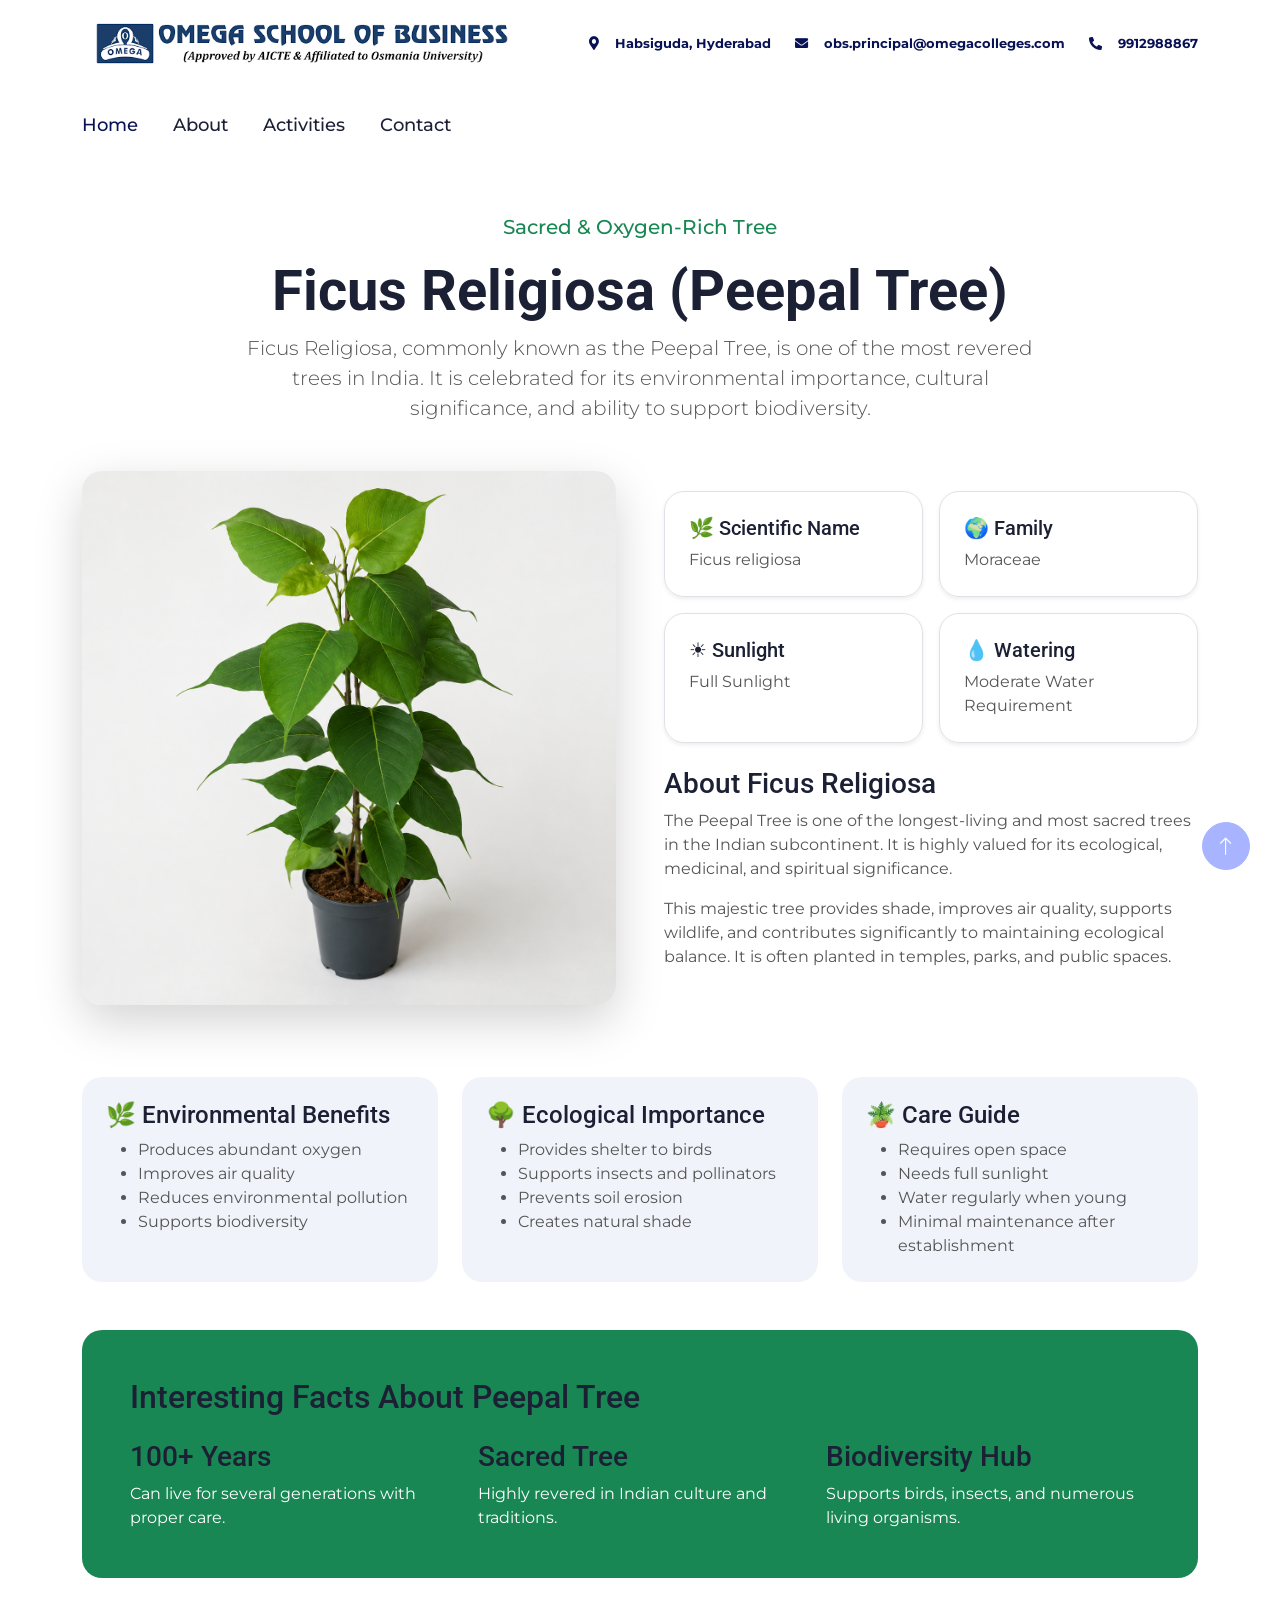
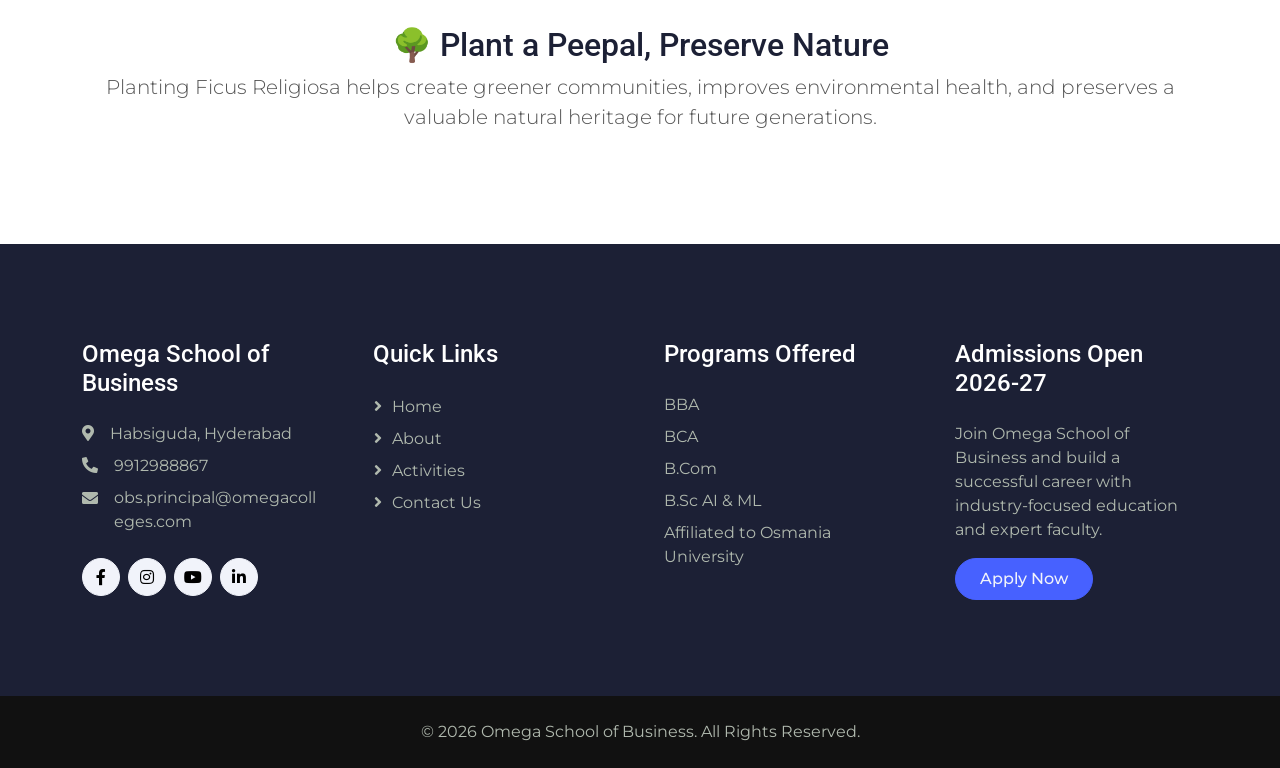
<file: ficus.html>
<!DOCTYPE html>
<html lang="en">

<head>
    <meta charset="utf-8">
    <title>Omega School of Business</title>
    <meta content="width=device-width, initial-scale=1.0" name="viewport">
    <meta content="" name="keywords">
    <meta content="" name="description">

    <!-- Favicon -->
    <link href="img/favicon.ico" rel="icon">

    <!-- Google Web Fonts -->
    <link rel="preconnect" href="https://fonts.googleapis.com">
    <link rel="preconnect" href="https://fonts.gstatic.com" crossorigin>
    <link
        href="https://fonts.googleapis.com/css2?family=Montserrat:wght@400;500&family=Roboto:wght@500;700&display=swap"
        rel="stylesheet">

    <!-- Icon Font Stylesheet -->
    <link href="https://cdnjs.cloudflare.com/ajax/libs/font-awesome/5.10.0/css/all.min.css" rel="stylesheet">
    <link href="https://cdn.jsdelivr.net/npm/bootstrap-icons@1.4.1/font/bootstrap-icons.css" rel="stylesheet">

    <!-- Libraries Stylesheet -->
    <link href="lib/animate/animate.min.css" rel="stylesheet">
    <link href="lib/owlcarousel/assets/owl.carousel.min.css" rel="stylesheet">
    <link href="lib/lightbox/css/lightbox.min.css" rel="stylesheet">

    <!-- Customized Bootstrap Stylesheet -->
    <link href="css/bootstrap.min.css" rel="stylesheet">

    <!-- Template Stylesheet -->
    <link href="css/style.css" rel="stylesheet">

    <style>
        .border:hover{
    transform: translateY(-5px);
    transition: 0.3s ease;
    box-shadow: 0 8px 25px rgba(0,0,0,0.1);
}
.border:hover,
.bg-light:hover{
    transform: translateY(-6px);
    transition: 0.3s ease;
    box-shadow: 0 10px 25px rgba(0,0,0,0.12);
}

.rounded-4{
    border-radius: 20px !important;
}
    </style>
</head>

<body>
    <!-- Spinner Start -->
    <div id="spinner"
        class="show bg-white position-fixed translate-middle w-100 vh-100 top-50 start-50 d-flex align-items-center justify-content-center">
        <div class="spinner-border text-primary" role="status" style="width: 3rem; height: 3rem;"></div>
    </div>
    <!-- Spinner End -->


    <!-- Topbar Start -->
    <div class="container-fluid text-white d-none d-lg-flex" style="background: #fff;">
        <div class="container py-3">
            <div class="d-flex align-items-center">
                <a href="index.html">
                    <img class="me-3" src="img/logo1.png" alt="Logo" style="width: 440px; ">
                    <!-- <h4 class="text-white fw-bold m-0">OMEGA SCHOOL OF BUSINESS</h4> -->
                </a>
                <div class="ms-auto d-flex align-items-center" style="color: #071154; font-size: 15px; font-weight: bolder;">
                    <small class="ms-4"><i class="fa fa-map-marker-alt me-3"></i>Habsiguda, Hyderabad</small>
                    <small class="ms-4"><i class="fa fa-envelope me-3"></i>obs.principal@omegacolleges.com</small>
                    <small class="ms-4"><i class="fa fa-phone-alt me-3"></i>9912988867</small>
                    <!-- <div class="ms-3 d-flex">
                        <a class="btn btn-sm-square btn-light text-primary rounded-circle ms-2" href=""><i
                                class="fab fa-facebook-f"></i></a>
                        <a class="btn btn-sm-square btn-light text-primary rounded-circle ms-2" href=""><i
                                class="fab fa-twitter"></i></a>
                        <a class="btn btn-sm-square btn-light text-primary rounded-circle ms-2" href=""><i
                                class="fab fa-linkedin-in"></i></a>
                    </div> -->
                </div>
            </div>
        </div>
    </div>
    <!-- Topbar End -->


    <!-- Navbar Start -->
    <div class="container-fluid bg-white sticky-top">
        <div class="container">
            <nav class="navbar navbar-expand-lg bg-white navbar-light p-lg-0">
                <a href="index.html" class="navbar-brand d-lg-none">
                    <img class="me-3 img-fluid" src="img/logo1.png" alt="Logo"
     style="max-width: 240px; width: 100%; height: auto;">
                    <!-- <h1 class="fw-bold m-0">GrowMark</h1> -->
                </a>
                <button type="button" class="navbar-toggler me-0" data-bs-toggle="collapse"
                    data-bs-target="#navbarCollapse">
                    <span class="navbar-toggler-icon"></span>
                </button>
                <div class="collapse navbar-collapse" id="navbarCollapse">
                    <div class="navbar-nav">
                        <a href="index.html" class="nav-item nav-link active">Home</a>
                        <a href="about.html" class="nav-item nav-link">About</a>
                        <a href="activities.html" class="nav-item nav-link">Activities</a>
                        <!-- <a href="project.html" class="nav-item nav-link">Projects</a> -->
                        <!-- <div class="nav-item dropdown">
                            <a href="#" class="nav-link dropdown-toggle" data-bs-toggle="dropdown">Pages</a>
                            <div class="dropdown-menu bg-light rounded-0 rounded-bottom m-0">
                                <a href="feature.html" class="dropdown-item">Features</a>
                                <a href="team.html" class="dropdown-item">Our Team</a>
                                <a href="testimonial.html" class="dropdown-item">Testimonial</a>
                                <a href="quote.html" class="dropdown-item">Quotation</a>
                                <a href="404.html" class="dropdown-item">404 Page</a>
                            </div>
                        </div> -->
                        <a href="contact.html" class="nav-item nav-link">Contact</a>
                    </div>
                    <!-- <div class="ms-auto d-none d-lg-block">
                        <a href="" class="btn btn-primary rounded-pill py-2 px-3">Get A Quote</a>
                    </div> -->
                </div>
            </nav>
        </div>
    </div>
    <!-- Navbar End -->
<!-- Ficus Religiosa (Peepal Tree) Details Start -->
<div class="container-xxl py-5">
    <div class="container">

        <div class="text-center mb-5">
            <p class="fs-5 fw-medium text-success">Sacred & Oxygen-Rich Tree</p>
            <h1 class="display-4">Ficus Religiosa (Peepal Tree)</h1>
            <p class="lead mx-auto" style="max-width: 800px;">
                Ficus Religiosa, commonly known as the Peepal Tree, is one of the most revered trees in India.
                It is celebrated for its environmental importance, cultural significance, and ability to support biodiversity.
            </p>
        </div>

        <div class="row g-5 align-items-center">

            <!-- Tree Image -->
            <div class="col-lg-6">
                <img src="img/ficus.jpg"
                    class="img-fluid rounded-4 shadow-lg w-100"
                    style="max-height:600px; object-fit:cover;"
                    alt="Ficus Religiosa Tree">
            </div>

            <!-- Details -->
            <div class="col-lg-6">

                <div class="row g-3">

                    <div class="col-md-6">
                        <div class="border rounded-4 p-4 h-100 shadow-sm">
                            <h5>🌿 Scientific Name</h5>
                            <p class="mb-0">Ficus religiosa</p>
                        </div>
                    </div>

                    <div class="col-md-6">
                        <div class="border rounded-4 p-4 h-100 shadow-sm">
                            <h5>🌍 Family</h5>
                            <p class="mb-0">Moraceae</p>
                        </div>
                    </div>

                    <div class="col-md-6">
                        <div class="border rounded-4 p-4 h-100 shadow-sm">
                            <h5>☀ Sunlight</h5>
                            <p class="mb-0">Full Sunlight</p>
                        </div>
                    </div>

                    <div class="col-md-6">
                        <div class="border rounded-4 p-4 h-100 shadow-sm">
                            <h5>💧 Watering</h5>
                            <p class="mb-0">Moderate Water Requirement</p>
                        </div>
                    </div>

                </div>

                <div class="mt-4">
                    <h3>About Ficus Religiosa</h3>
                    <p>
                        The Peepal Tree is one of the longest-living and most sacred trees in the Indian subcontinent.
                        It is highly valued for its ecological, medicinal, and spiritual significance.
                    </p>

                    <p>
                        This majestic tree provides shade, improves air quality, supports wildlife, and contributes
                        significantly to maintaining ecological balance. It is often planted in temples, parks, and public spaces.
                    </p>
                </div>

            </div>
        </div>

        <!-- Benefits -->
        <div class="row mt-5 g-4">

            <div class="col-lg-4">
                <div class="bg-light rounded-4 p-4 h-100">
                    <h4>🌿 Environmental Benefits</h4>
                    <ul class="mb-0">
                        <li>Produces abundant oxygen</li>
                        <li>Improves air quality</li>
                        <li>Reduces environmental pollution</li>
                        <li>Supports biodiversity</li>
                    </ul>
                </div>
            </div>

            <div class="col-lg-4">
                <div class="bg-light rounded-4 p-4 h-100">
                    <h4>🌳 Ecological Importance</h4>
                    <ul class="mb-0">
                        <li>Provides shelter to birds</li>
                        <li>Supports insects and pollinators</li>
                        <li>Prevents soil erosion</li>
                        <li>Creates natural shade</li>
                    </ul>
                </div>
            </div>

            <div class="col-lg-4">
                <div class="bg-light rounded-4 p-4 h-100">
                    <h4>🪴 Care Guide</h4>
                    <ul class="mb-0">
                        <li>Requires open space</li>
                        <li>Needs full sunlight</li>
                        <li>Water regularly when young</li>
                        <li>Minimal maintenance after establishment</li>
                    </ul>
                </div>
            </div>

        </div>

        <!-- Interesting Facts -->
        <div class="mt-5 p-5 bg-success text-white rounded-4">
            <h2 class="mb-4">Interesting Facts About Peepal Tree</h2>

            <div class="row g-4">
                <div class="col-md-4">
                    <h3>100+ Years</h3>
                    <p class="mb-0">Can live for several generations with proper care.</p>
                </div>

                <div class="col-md-4">
                    <h3>Sacred Tree</h3>
                    <p class="mb-0">Highly revered in Indian culture and traditions.</p>
                </div>

                <div class="col-md-4">
                    <h3>Biodiversity Hub</h3>
                    <p class="mb-0">Supports birds, insects, and numerous living organisms.</p>
                </div>
            </div>
        </div>

        <!-- Environmental Message -->
        <div class="text-center mt-5">
            <h2>🌳 Plant a Peepal, Preserve Nature</h2>
            <p class="lead">
                Planting Ficus Religiosa helps create greener communities, improves environmental health,
                and preserves a valuable natural heritage for future generations.
            </p>
        </div>

    </div>
</div>
<!-- Ficus Religiosa Details End -->


<!-- Footer Start -->

<div class="container-fluid bg-dark footer mt-5 py-5 wow fadeIn" data-wow-delay="0.1s">
    <div class="container py-5">
        <div class="row g-5">

        <div class="col-lg-3 col-md-6">
            <h4 class="text-white mb-4">Omega School of Business</h4>
            <p class="mb-2">
                <i class="fa fa-map-marker-alt me-3"></i>Habsiguda, Hyderabad
            </p>
            <p class="mb-2">
                <i class="fa fa-phone-alt me-3"></i>9912988867
            </p>
      <p class="mb-2 d-flex">
    <i class="fa fa-envelope me-3 mt-1 flex-shrink-0"></i>
    <span class="text-break">obs.principal@omegacolleges.com</span>
</p>

            <div class="d-flex pt-3">
                <a class="btn btn-square btn-light rounded-circle me-2" href="#">
                    <i class="fab fa-facebook-f"></i>
                </a>
                <a class="btn btn-square btn-light rounded-circle me-2" href="#">
                    <i class="fab fa-instagram"></i>
                </a>
                <a class="btn btn-square btn-light rounded-circle me-2" href="#">
                    <i class="fab fa-youtube"></i>
                </a>
                <a class="btn btn-square btn-light rounded-circle me-2" href="#">
                    <i class="fab fa-linkedin-in"></i>
                </a>
            </div>
        </div>

          <div class="col-lg-3 col-md-6">
            <h4 class="text-white mb-4">Quick Links</h4>
            <a class="btn btn-link" href="index.html">Home</a>
            <a class="btn btn-link" href="about.html">About</a>
            <a class="btn btn-link" href="activities.html">Activities</a>
            <a class="btn btn-link" href="contact.html">Contact Us</a>
            <!-- <a class="btn btn-link" href="#admissions">Admissions</a> -->
        </div>


        <div class="col-lg-3 col-md-6">
            <h4 class="text-white mb-4">Programs Offered</h4>
            <p class="mb-2">BBA</p>
            <p class="mb-2">BCA</p>
            <p class="mb-2">B.Com</p>
            <p class="mb-2">B.Sc AI & ML</p>
            <p class="mb-2">Affiliated to Osmania University</p>
        </div>

        <div class="col-lg-3 col-md-6">
            <h4 class="text-white mb-4">Admissions Open 2026-27</h4>
            <p>
                Join Omega School of Business and build a successful career with industry-focused education and expert faculty.
            </p>

            <a href="tel:9912988867" class="btn btn-primary rounded-pill px-4 py-2">
                Apply Now
            </a>
        </div>

    </div>
</div>


</div>
<!-- Footer End -->

<div class="container-fluid copyright py-4">
    <div class="container text-center">
        <p class="mb-0">
            © 2026 Omega School of Business. All Rights Reserved.
        </p>
    </div>
</div>


    <!-- Back to Top -->
    <a href="#" class="btn btn-lg btn-primary btn-lg-square rounded-circle back-to-top"><i
            class="bi bi-arrow-up"></i></a>


    <!-- JavaScript Libraries -->
    <script src="https://ajax.googleapis.com/ajax/libs/jquery/3.6.1/jquery.min.js"></script>
    <script src="https://cdn.jsdelivr.net/npm/bootstrap@5.0.0/dist/js/bootstrap.bundle.min.js"></script>
    <script src="lib/wow/wow.min.js"></script>
    <script src="lib/easing/easing.min.js"></script>
    <script src="lib/waypoints/waypoints.min.js"></script>
    <script src="lib/owlcarousel/owl.carousel.min.js"></script>
    <script src="lib/lightbox/js/lightbox.min.js"></script>

    <!-- Template Javascript -->
    <script src="js/main.js"></script>
</body>

</html>
</file>
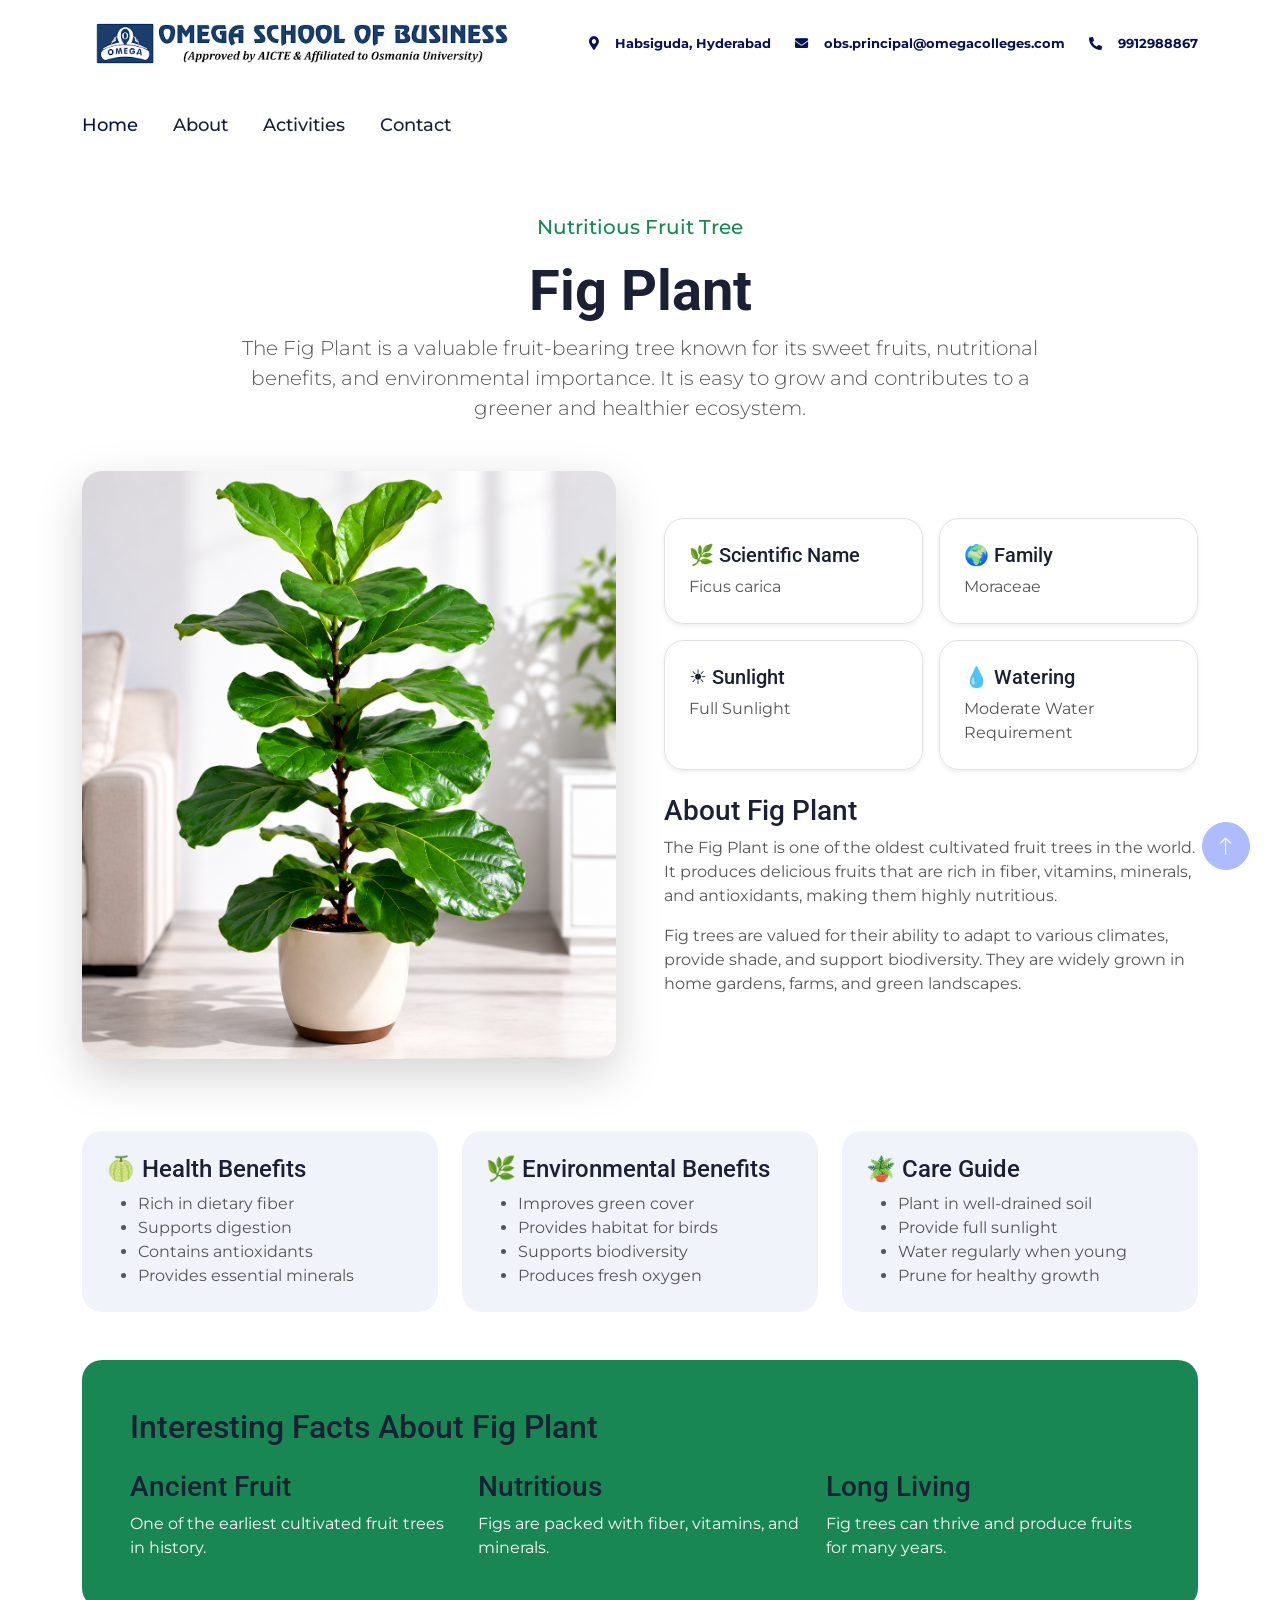
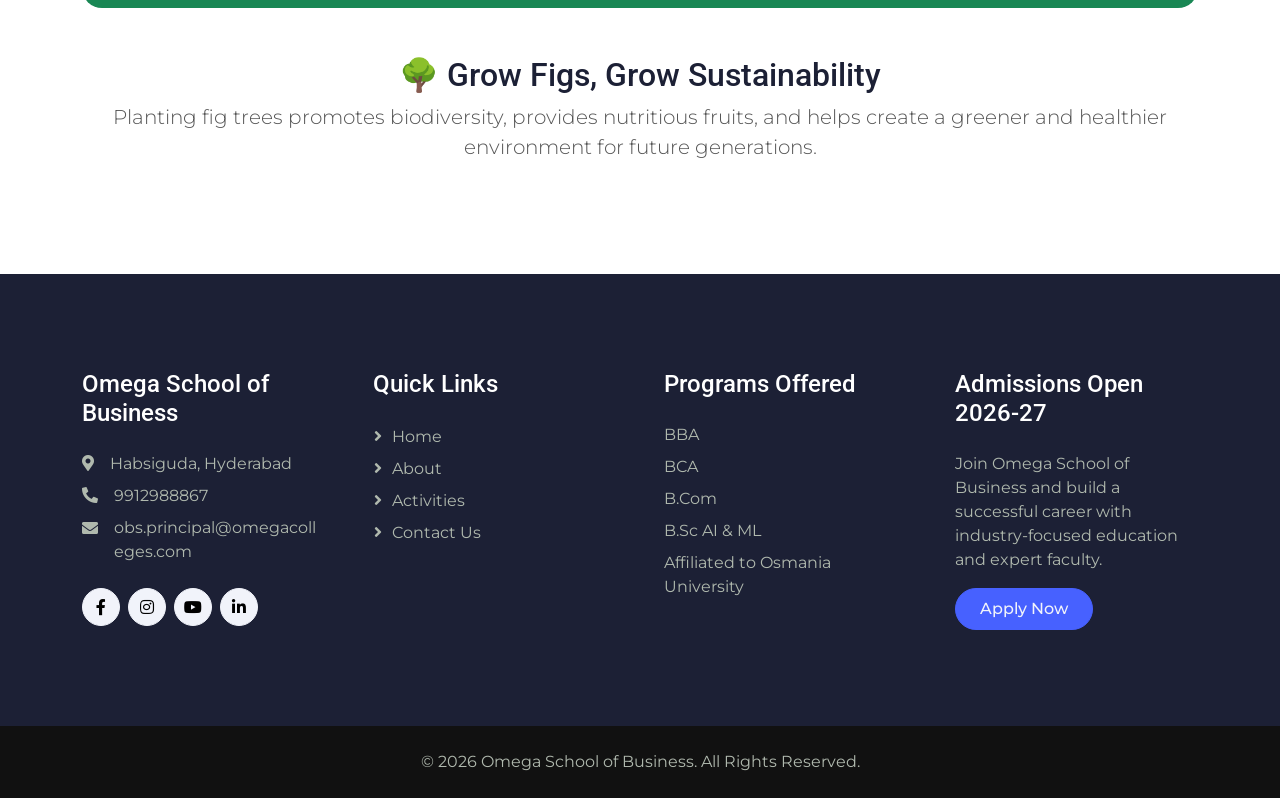
<file: fig.html>
<!DOCTYPE html>
<html lang="en">

<head>
    <meta charset="utf-8">
    <title>Omega School of Business</title>
    <meta content="width=device-width, initial-scale=1.0" name="viewport">
    <meta content="" name="keywords">
    <meta content="" name="description">

    <!-- Favicon -->
    <link href="img/favicon.ico" rel="icon">

    <!-- Google Web Fonts -->
    <link rel="preconnect" href="https://fonts.googleapis.com">
    <link rel="preconnect" href="https://fonts.gstatic.com" crossorigin>
    <link
        href="https://fonts.googleapis.com/css2?family=Montserrat:wght@400;500&family=Roboto:wght@500;700&display=swap"
        rel="stylesheet">

    <!-- Icon Font Stylesheet -->
    <link href="https://cdnjs.cloudflare.com/ajax/libs/font-awesome/5.10.0/css/all.min.css" rel="stylesheet">
    <link href="https://cdn.jsdelivr.net/npm/bootstrap-icons@1.4.1/font/bootstrap-icons.css" rel="stylesheet">

    <!-- Libraries Stylesheet -->
    <link href="lib/animate/animate.min.css" rel="stylesheet">
    <link href="lib/owlcarousel/assets/owl.carousel.min.css" rel="stylesheet">
    <link href="lib/lightbox/css/lightbox.min.css" rel="stylesheet">

    <!-- Customized Bootstrap Stylesheet -->
    <link href="css/bootstrap.min.css" rel="stylesheet">

    <!-- Template Stylesheet -->
    <link href="css/style.css" rel="stylesheet">

    <style>
        .border:hover{
    transform: translateY(-5px);
    transition: 0.3s ease;
    box-shadow: 0 8px 25px rgba(0,0,0,0.1);
}
.border:hover,
.bg-light:hover{
    transform: translateY(-6px);
    transition: 0.3s ease;
    box-shadow: 0 10px 25px rgba(0,0,0,0.12);
}

.rounded-4{
    border-radius: 20px !important;
}
    </style>
</head>

<body>
    <!-- Spinner Start -->
    <div id="spinner"
        class="show bg-white position-fixed translate-middle w-100 vh-100 top-50 start-50 d-flex align-items-center justify-content-center">
        <div class="spinner-border text-primary" role="status" style="width: 3rem; height: 3rem;"></div>
    </div>
    <!-- Spinner End -->


    <!-- Topbar Start -->
    <div class="container-fluid text-white d-none d-lg-flex" style="background: #fff;">
        <div class="container py-3">
            <div class="d-flex align-items-center">
                <a href="index.html">
                    <img class="me-3" src="img/logo1.png" alt="Logo" style="width: 440px; ">
                    <!-- <h4 class="text-white fw-bold m-0">OMEGA SCHOOL OF BUSINESS</h4> -->
                </a>
                <div class="ms-auto d-flex align-items-center" style="color: #071154; font-size: 15px; font-weight: bolder;">
                    <small class="ms-4"><i class="fa fa-map-marker-alt me-3"></i>Habsiguda, Hyderabad</small>
                    <small class="ms-4"><i class="fa fa-envelope me-3"></i>obs.principal@omegacolleges.com</small>
                    <small class="ms-4"><i class="fa fa-phone-alt me-3"></i>9912988867</small>
                    <!-- <div class="ms-3 d-flex">
                        <a class="btn btn-sm-square btn-light text-primary rounded-circle ms-2" href=""><i
                                class="fab fa-facebook-f"></i></a>
                        <a class="btn btn-sm-square btn-light text-primary rounded-circle ms-2" href=""><i
                                class="fab fa-twitter"></i></a>
                        <a class="btn btn-sm-square btn-light text-primary rounded-circle ms-2" href=""><i
                                class="fab fa-linkedin-in"></i></a>
                    </div> -->
                </div>
            </div>
        </div>
    </div>
    <!-- Topbar End -->



    <!-- Navbar Start -->
    <div class="container-fluid bg-white sticky-top">
        <div class="container">
            <nav class="navbar navbar-expand-lg bg-white navbar-light p-lg-0">
                <a href="index.html" class="navbar-brand d-lg-none">
                    <img class="me-3 img-fluid" src="img/logo1.png" alt="Logo"
     style="max-width: 240px; width: 100%; height: auto;">
                    <!-- <h1 class="fw-bold m-0">GrowMark</h1> -->
                </a>
                <button type="button" class="navbar-toggler me-0" data-bs-toggle="collapse"
                    data-bs-target="#navbarCollapse">
                    <span class="navbar-toggler-icon"></span>
                </button>
                <div class="collapse navbar-collapse" id="navbarCollapse">
                    <div class="navbar-nav">
                        <a href="index.html" class="nav-item nav-link active">Home</a>
                        <a href="about.html" class="nav-item nav-link">About</a>
                        <a href="activities.html" class="nav-item nav-link">Activities</a>
                        <!-- <a href="project.html" class="nav-item nav-link">Projects</a> -->
                        <!-- <div class="nav-item dropdown">
                            <a href="#" class="nav-link dropdown-toggle" data-bs-toggle="dropdown">Pages</a>
                            <div class="dropdown-menu bg-light rounded-0 rounded-bottom m-0">
                                <a href="feature.html" class="dropdown-item">Features</a>
                                <a href="team.html" class="dropdown-item">Our Team</a>
                                <a href="testimonial.html" class="dropdown-item">Testimonial</a>
                                <a href="quote.html" class="dropdown-item">Quotation</a>
                                <a href="404.html" class="dropdown-item">404 Page</a>
                            </div>
                        </div> -->
                        <a href="contact.html" class="nav-item nav-link">Contact</a>
                    </div>
                    <!-- <div class="ms-auto d-none d-lg-block">
                        <a href="" class="btn btn-primary rounded-pill py-2 px-3">Get A Quote</a>
                    </div> -->
                </div>
            </nav>
        </div>
    </div>
    <!-- Navbar End -->
<!-- Fig Plant Details Start -->
<div class="container-xxl py-5">
    <div class="container">

        <div class="text-center mb-5">
            <p class="fs-5 fw-medium text-success">Nutritious Fruit Tree</p>
            <h1 class="display-4">Fig Plant</h1>
            <p class="lead mx-auto" style="max-width: 800px;">
                The Fig Plant is a valuable fruit-bearing tree known for its sweet fruits, nutritional benefits,
                and environmental importance. It is easy to grow and contributes to a greener and healthier ecosystem.
            </p>
        </div>

        <div class="row g-5 align-items-center">

            <!-- Plant Image -->
            <div class="col-lg-6">
                <img src="img/fig.jpg"
                    class="img-fluid rounded-4 shadow-lg w-100"
                    style="max-height:600px; object-fit:cover;"
                    alt="Fig Plant">
            </div>

            <!-- Details -->
            <div class="col-lg-6">

                <div class="row g-3">

                    <div class="col-md-6">
                        <div class="border rounded-4 p-4 h-100 shadow-sm">
                            <h5>🌿 Scientific Name</h5>
                            <p class="mb-0">Ficus carica</p>
                        </div>
                    </div>

                    <div class="col-md-6">
                        <div class="border rounded-4 p-4 h-100 shadow-sm">
                            <h5>🌍 Family</h5>
                            <p class="mb-0">Moraceae</p>
                        </div>
                    </div>

                    <div class="col-md-6">
                        <div class="border rounded-4 p-4 h-100 shadow-sm">
                            <h5>☀ Sunlight</h5>
                            <p class="mb-0">Full Sunlight</p>
                        </div>
                    </div>

                    <div class="col-md-6">
                        <div class="border rounded-4 p-4 h-100 shadow-sm">
                            <h5>💧 Watering</h5>
                            <p class="mb-0">Moderate Water Requirement</p>
                        </div>
                    </div>

                </div>

                <div class="mt-4">
                    <h3>About Fig Plant</h3>
                    <p>
                        The Fig Plant is one of the oldest cultivated fruit trees in the world.
                        It produces delicious fruits that are rich in fiber, vitamins, minerals,
                        and antioxidants, making them highly nutritious.
                    </p>

                    <p>
                        Fig trees are valued for their ability to adapt to various climates,
                        provide shade, and support biodiversity. They are widely grown in home gardens,
                        farms, and green landscapes.
                    </p>
                </div>

            </div>
        </div>

        <!-- Benefits -->
        <div class="row mt-5 g-4">

            <div class="col-lg-4">
                <div class="bg-light rounded-4 p-4 h-100">
                    <h4>🍈 Health Benefits</h4>
                    <ul class="mb-0">
                        <li>Rich in dietary fiber</li>
                        <li>Supports digestion</li>
                        <li>Contains antioxidants</li>
                        <li>Provides essential minerals</li>
                    </ul>
                </div>
            </div>

            <div class="col-lg-4">
                <div class="bg-light rounded-4 p-4 h-100">
                    <h4>🌿 Environmental Benefits</h4>
                    <ul class="mb-0">
                        <li>Improves green cover</li>
                        <li>Provides habitat for birds</li>
                        <li>Supports biodiversity</li>
                        <li>Produces fresh oxygen</li>
                    </ul>
                </div>
            </div>

            <div class="col-lg-4">
                <div class="bg-light rounded-4 p-4 h-100">
                    <h4>🪴 Care Guide</h4>
                    <ul class="mb-0">
                        <li>Plant in well-drained soil</li>
                        <li>Provide full sunlight</li>
                        <li>Water regularly when young</li>
                        <li>Prune for healthy growth</li>
                    </ul>
                </div>
            </div>

        </div>

        <!-- Interesting Facts -->
        <div class="mt-5 p-5 bg-success text-white rounded-4">
            <h2 class="mb-4">Interesting Facts About Fig Plant</h2>

            <div class="row g-4">
                <div class="col-md-4">
                    <h3>Ancient Fruit</h3>
                    <p class="mb-0">One of the earliest cultivated fruit trees in history.</p>
                </div>

                <div class="col-md-4">
                    <h3>Nutritious</h3>
                    <p class="mb-0">Figs are packed with fiber, vitamins, and minerals.</p>
                </div>

                <div class="col-md-4">
                    <h3>Long Living</h3>
                    <p class="mb-0">Fig trees can thrive and produce fruits for many years.</p>
                </div>
            </div>
        </div>

        <!-- Environmental Message -->
        <div class="text-center mt-5">
            <h2>🌳 Grow Figs, Grow Sustainability</h2>
            <p class="lead">
                Planting fig trees promotes biodiversity, provides nutritious fruits,
                and helps create a greener and healthier environment for future generations.
            </p>
        </div>

    </div>
</div>
<!-- Fig Plant Details End -->


<!-- Footer Start -->

<div class="container-fluid bg-dark footer mt-5 py-5 wow fadeIn" data-wow-delay="0.1s">
    <div class="container py-5">
        <div class="row g-5">

        <div class="col-lg-3 col-md-6">
            <h4 class="text-white mb-4">Omega School of Business</h4>
            <p class="mb-2">
                <i class="fa fa-map-marker-alt me-3"></i>Habsiguda, Hyderabad
            </p>
            <p class="mb-2">
                <i class="fa fa-phone-alt me-3"></i>9912988867
            </p>
      <p class="mb-2 d-flex">
    <i class="fa fa-envelope me-3 mt-1 flex-shrink-0"></i>
    <span class="text-break">obs.principal@omegacolleges.com</span>
</p>

            <div class="d-flex pt-3">
                <a class="btn btn-square btn-light rounded-circle me-2" href="#">
                    <i class="fab fa-facebook-f"></i>
                </a>
                <a class="btn btn-square btn-light rounded-circle me-2" href="#">
                    <i class="fab fa-instagram"></i>
                </a>
                <a class="btn btn-square btn-light rounded-circle me-2" href="#">
                    <i class="fab fa-youtube"></i>
                </a>
                <a class="btn btn-square btn-light rounded-circle me-2" href="#">
                    <i class="fab fa-linkedin-in"></i>
                </a>
            </div>
        </div>

          <div class="col-lg-3 col-md-6">
            <h4 class="text-white mb-4">Quick Links</h4>
            <a class="btn btn-link" href="index.html">Home</a>
            <a class="btn btn-link" href="about.html">About</a>
           <a class="btn btn-link" href="activities.html">Activities</a>
            <a class="btn btn-link" href="contact.html">Contact Us</a>
            <!-- <a class="btn btn-link" href="#admissions">Admissions</a> -->
        </div>


        <div class="col-lg-3 col-md-6">
            <h4 class="text-white mb-4">Programs Offered</h4>
            <p class="mb-2">BBA</p>
            <p class="mb-2">BCA</p>
            <p class="mb-2">B.Com</p>
            <p class="mb-2">B.Sc AI & ML</p>
            <p class="mb-2">Affiliated to Osmania University</p>
        </div>

        <div class="col-lg-3 col-md-6">
            <h4 class="text-white mb-4">Admissions Open 2026-27</h4>
            <p>
                Join Omega School of Business and build a successful career with industry-focused education and expert faculty.
            </p>

            <a href="tel:9912988867" class="btn btn-primary rounded-pill px-4 py-2">
                Apply Now
            </a>
        </div>

    </div>
</div>


</div>
<!-- Footer End -->

<div class="container-fluid copyright py-4">
    <div class="container text-center">
        <p class="mb-0">
            © 2026 Omega School of Business. All Rights Reserved.
        </p>
    </div>
</div>


    <!-- Back to Top -->
    <a href="#" class="btn btn-lg btn-primary btn-lg-square rounded-circle back-to-top"><i
            class="bi bi-arrow-up"></i></a>


    <!-- JavaScript Libraries -->
    <script src="https://ajax.googleapis.com/ajax/libs/jquery/3.6.1/jquery.min.js"></script>
    <script src="https://cdn.jsdelivr.net/npm/bootstrap@5.0.0/dist/js/bootstrap.bundle.min.js"></script>
    <script src="lib/wow/wow.min.js"></script>
    <script src="lib/easing/easing.min.js"></script>
    <script src="lib/waypoints/waypoints.min.js"></script>
    <script src="lib/owlcarousel/owl.carousel.min.js"></script>
    <script src="lib/lightbox/js/lightbox.min.js"></script>

    <!-- Template Javascript -->
    <script src="js/main.js"></script>
</body>

</html>
</file>
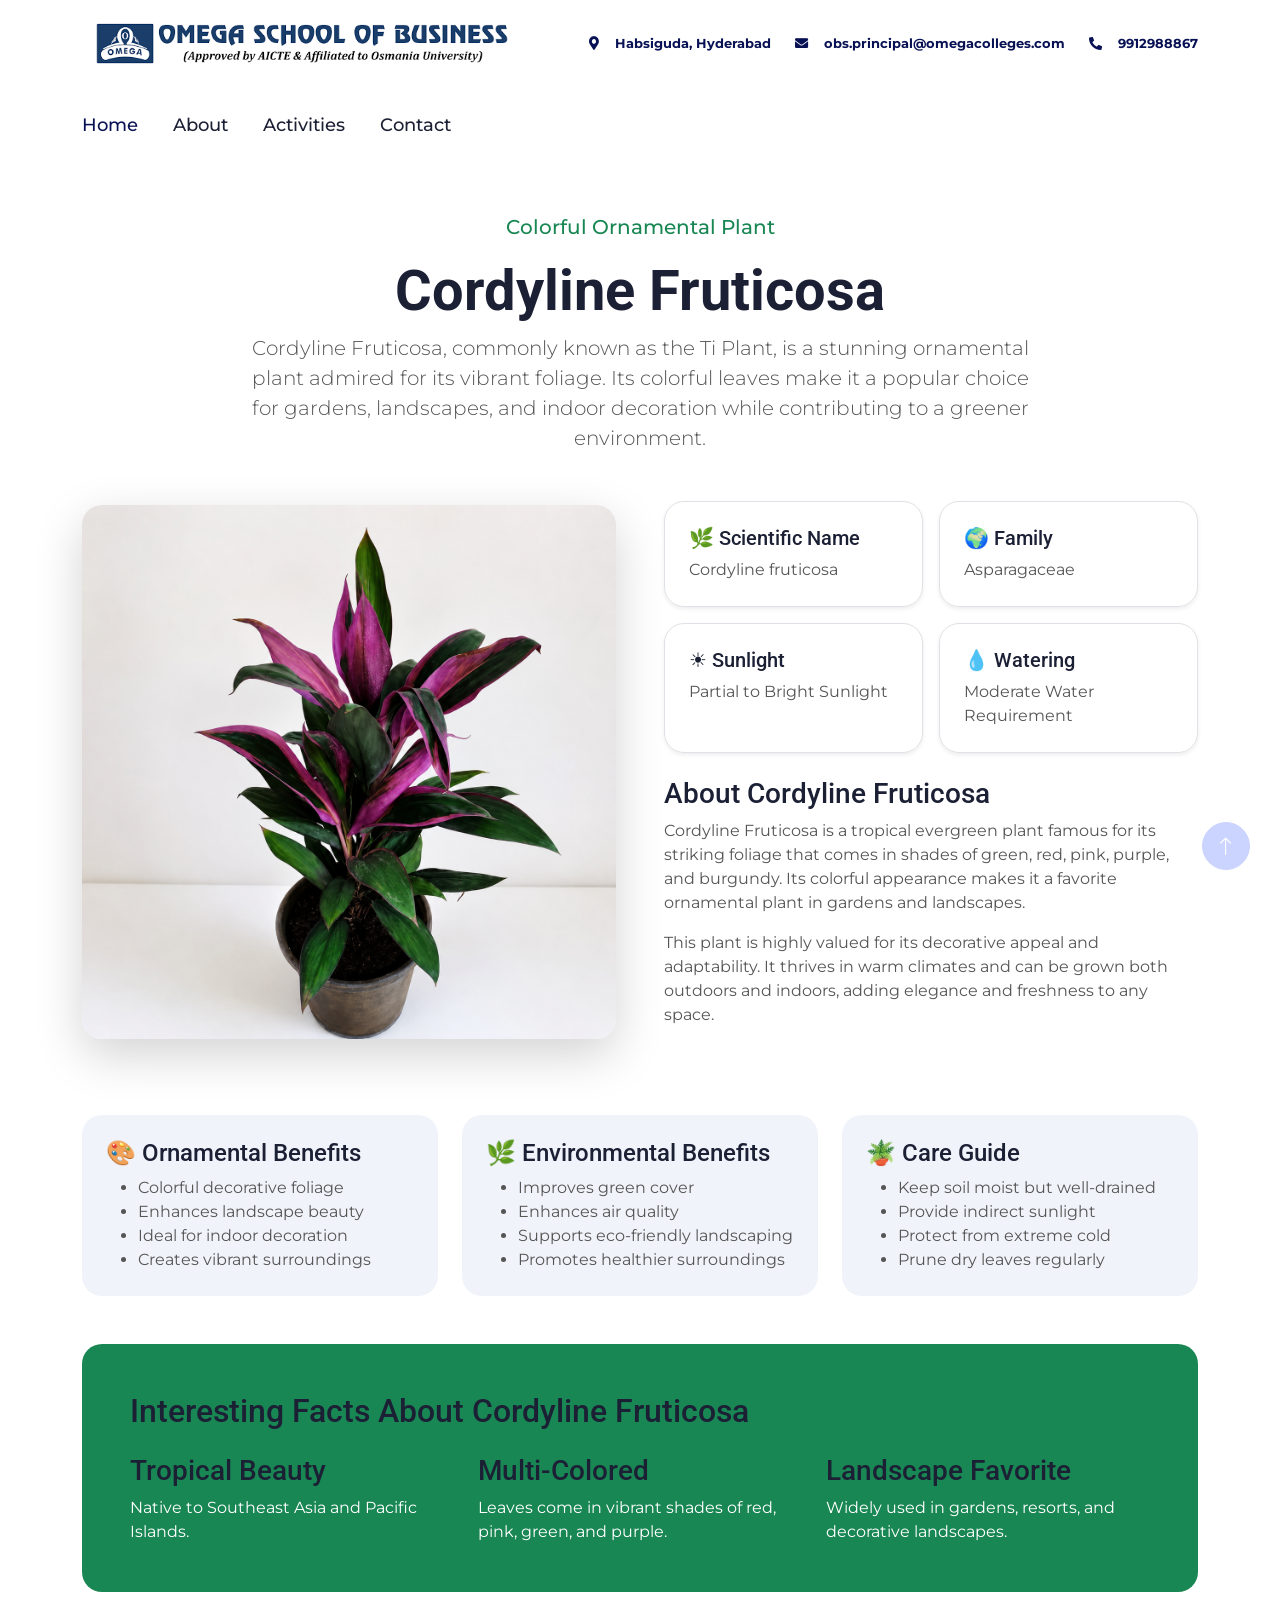
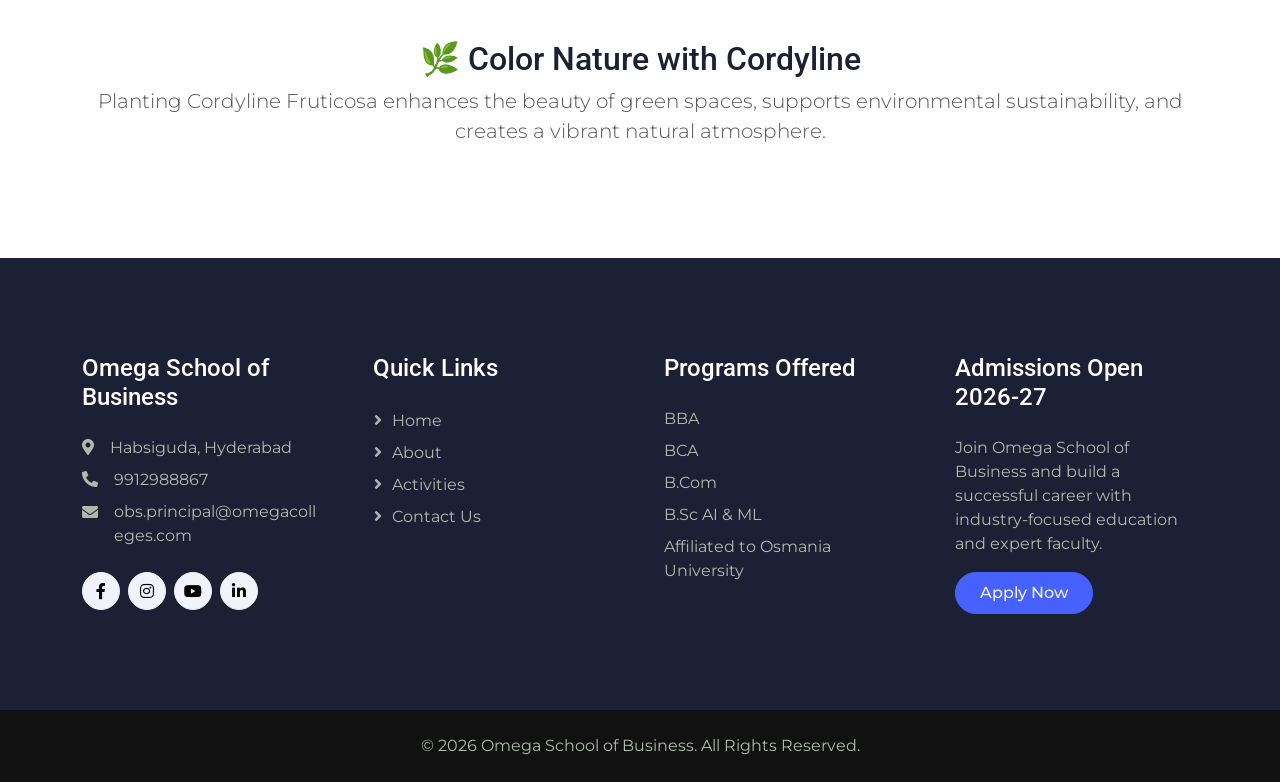
<file: fruticosa.html>
<!DOCTYPE html>
<html lang="en">

<head>
    <meta charset="utf-8">
    <title>Omega School of Business</title>
    <meta content="width=device-width, initial-scale=1.0" name="viewport">
    <meta content="" name="keywords">
    <meta content="" name="description">

    <!-- Favicon -->
    <link href="img/favicon.ico" rel="icon">

    <!-- Google Web Fonts -->
    <link rel="preconnect" href="https://fonts.googleapis.com">
    <link rel="preconnect" href="https://fonts.gstatic.com" crossorigin>
    <link
        href="https://fonts.googleapis.com/css2?family=Montserrat:wght@400;500&family=Roboto:wght@500;700&display=swap"
        rel="stylesheet">

    <!-- Icon Font Stylesheet -->
    <link href="https://cdnjs.cloudflare.com/ajax/libs/font-awesome/5.10.0/css/all.min.css" rel="stylesheet">
    <link href="https://cdn.jsdelivr.net/npm/bootstrap-icons@1.4.1/font/bootstrap-icons.css" rel="stylesheet">

    <!-- Libraries Stylesheet -->
    <link href="lib/animate/animate.min.css" rel="stylesheet">
    <link href="lib/owlcarousel/assets/owl.carousel.min.css" rel="stylesheet">
    <link href="lib/lightbox/css/lightbox.min.css" rel="stylesheet">

    <!-- Customized Bootstrap Stylesheet -->
    <link href="css/bootstrap.min.css" rel="stylesheet">

    <!-- Template Stylesheet -->
    <link href="css/style.css" rel="stylesheet">

    <style>
        .border:hover{
    transform: translateY(-5px);
    transition: 0.3s ease;
    box-shadow: 0 8px 25px rgba(0,0,0,0.1);
}
.border:hover,
.bg-light:hover{
    transform: translateY(-6px);
    transition: 0.3s ease;
    box-shadow: 0 10px 25px rgba(0,0,0,0.12);
}

.rounded-4{
    border-radius: 20px !important;
}

    </style>
</head>

<body>
    <!-- Spinner Start -->
    <div id="spinner"
        class="show bg-white position-fixed translate-middle w-100 vh-100 top-50 start-50 d-flex align-items-center justify-content-center">
        <div class="spinner-border text-primary" role="status" style="width: 3rem; height: 3rem;"></div>
    </div>
    <!-- Spinner End -->


    <!-- Topbar Start -->
    <div class="container-fluid text-white d-none d-lg-flex" style="background: #fff;">
        <div class="container py-3">
            <div class="d-flex align-items-center">
                <a href="index.html">
                    <img class="me-3" src="img/logo1.png" alt="Logo" style="width: 440px; ">
                    <!-- <h4 class="text-white fw-bold m-0">OMEGA SCHOOL OF BUSINESS</h4> -->
                </a>
                <div class="ms-auto d-flex align-items-center" style="color: #071154; font-size: 15px; font-weight: bolder;">
                    <small class="ms-4"><i class="fa fa-map-marker-alt me-3"></i>Habsiguda, Hyderabad</small>
                    <small class="ms-4"><i class="fa fa-envelope me-3"></i>obs.principal@omegacolleges.com</small>
                    <small class="ms-4"><i class="fa fa-phone-alt me-3"></i>9912988867</small>
                    <!-- <div class="ms-3 d-flex">
                        <a class="btn btn-sm-square btn-light text-primary rounded-circle ms-2" href=""><i
                                class="fab fa-facebook-f"></i></a>
                        <a class="btn btn-sm-square btn-light text-primary rounded-circle ms-2" href=""><i
                                class="fab fa-twitter"></i></a>
                        <a class="btn btn-sm-square btn-light text-primary rounded-circle ms-2" href=""><i
                                class="fab fa-linkedin-in"></i></a>
                    </div> -->
                </div>
            </div>
        </div>
    </div>
    <!-- Topbar End -->


    <!-- Navbar Start -->
    <div class="container-fluid bg-white sticky-top">
        <div class="container">
            <nav class="navbar navbar-expand-lg bg-white navbar-light p-lg-0">
                <a href="index.html" class="navbar-brand d-lg-none">
                    <img class="me-3 img-fluid" src="img/logo1.png" alt="Logo"
     style="max-width: 240px; width: 100%; height: auto;">
                    <!-- <h1 class="fw-bold m-0">GrowMark</h1> -->
                </a>
                <button type="button" class="navbar-toggler me-0" data-bs-toggle="collapse"
                    data-bs-target="#navbarCollapse">
                    <span class="navbar-toggler-icon"></span>
                </button>
                <div class="collapse navbar-collapse" id="navbarCollapse">
                    <div class="navbar-nav">
                        <a href="index.html" class="nav-item nav-link active">Home</a>
                        <a href="about.html" class="nav-item nav-link">About</a>
                        <a href="activities.html" class="nav-item nav-link">Activities</a>
                        <!-- <a href="project.html" class="nav-item nav-link">Projects</a> -->
                        <!-- <div class="nav-item dropdown">
                            <a href="#" class="nav-link dropdown-toggle" data-bs-toggle="dropdown">Pages</a>
                            <div class="dropdown-menu bg-light rounded-0 rounded-bottom m-0">
                                <a href="feature.html" class="dropdown-item">Features</a>
                                <a href="team.html" class="dropdown-item">Our Team</a>
                                <a href="testimonial.html" class="dropdown-item">Testimonial</a>
                                <a href="quote.html" class="dropdown-item">Quotation</a>
                                <a href="404.html" class="dropdown-item">404 Page</a>
                            </div>
                        </div> -->
                        <a href="contact.html" class="nav-item nav-link">Contact</a>
                    </div>
                    <!-- <div class="ms-auto d-none d-lg-block">
                        <a href="" class="btn btn-primary rounded-pill py-2 px-3">Get A Quote</a>
                    </div> -->
                </div>
            </nav>
        </div>
    </div>
    <!-- Navbar End -->
<!-- Cordyline Fruticosa Plant Details Start -->
<div class="container-xxl py-5">
    <div class="container">

        <div class="text-center mb-5">
            <p class="fs-5 fw-medium text-success">Colorful Ornamental Plant</p>
            <h1 class="display-4">Cordyline Fruticosa</h1>
            <p class="lead mx-auto" style="max-width: 800px;">
                Cordyline Fruticosa, commonly known as the Ti Plant, is a stunning ornamental plant
                admired for its vibrant foliage. Its colorful leaves make it a popular choice for
                gardens, landscapes, and indoor decoration while contributing to a greener environment.
            </p>
        </div>

        <div class="row g-5 align-items-center">

            <!-- Plant Image -->
            <div class="col-lg-6">
                <img src="img/fruit.jpg"
                    class="img-fluid rounded-4 shadow-lg w-100"
                    style="max-height:600px; object-fit:cover;"
                    alt="Cordyline Fruticosa Plant">
            </div>

            <!-- Details -->
            <div class="col-lg-6">

                <div class="row g-3">

                    <div class="col-md-6">
                        <div class="border rounded-4 p-4 h-100 shadow-sm">
                            <h5>🌿 Scientific Name</h5>
                            <p class="mb-0">Cordyline fruticosa</p>
                        </div>
                    </div>

                    <div class="col-md-6">
                        <div class="border rounded-4 p-4 h-100 shadow-sm">
                            <h5>🌍 Family</h5>
                            <p class="mb-0">Asparagaceae</p>
                        </div>
                    </div>

                    <div class="col-md-6">
                        <div class="border rounded-4 p-4 h-100 shadow-sm">
                            <h5>☀ Sunlight</h5>
                            <p class="mb-0">Partial to Bright Sunlight</p>
                        </div>
                    </div>

                    <div class="col-md-6">
                        <div class="border rounded-4 p-4 h-100 shadow-sm">
                            <h5>💧 Watering</h5>
                            <p class="mb-0">Moderate Water Requirement</p>
                        </div>
                    </div>

                </div>

                <div class="mt-4">
                    <h3>About Cordyline Fruticosa</h3>
                    <p>
                        Cordyline Fruticosa is a tropical evergreen plant famous for its striking
                        foliage that comes in shades of green, red, pink, purple, and burgundy.
                        Its colorful appearance makes it a favorite ornamental plant in gardens
                        and landscapes.
                    </p>

                    <p>
                        This plant is highly valued for its decorative appeal and adaptability.
                        It thrives in warm climates and can be grown both outdoors and indoors,
                        adding elegance and freshness to any space.
                    </p>
                </div>

            </div>
        </div>

        <!-- Benefits -->
        <div class="row mt-5 g-4">

            <div class="col-lg-4">
                <div class="bg-light rounded-4 p-4 h-100">
                    <h4>🎨 Ornamental Benefits</h4>
                    <ul class="mb-0">
                        <li>Colorful decorative foliage</li>
                        <li>Enhances landscape beauty</li>
                        <li>Ideal for indoor decoration</li>
                        <li>Creates vibrant surroundings</li>
                    </ul>
                </div>
            </div>

            <div class="col-lg-4">
                <div class="bg-light rounded-4 p-4 h-100">
                    <h4>🌿 Environmental Benefits</h4>
                    <ul class="mb-0">
                        <li>Improves green cover</li>
                        <li>Enhances air quality</li>
                        <li>Supports eco-friendly landscaping</li>
                        <li>Promotes healthier surroundings</li>
                    </ul>
                </div>
            </div>

            <div class="col-lg-4">
                <div class="bg-light rounded-4 p-4 h-100">
                    <h4>🪴 Care Guide</h4>
                    <ul class="mb-0">
                        <li>Keep soil moist but well-drained</li>
                        <li>Provide indirect sunlight</li>
                        <li>Protect from extreme cold</li>
                        <li>Prune dry leaves regularly</li>
                    </ul>
                </div>
            </div>

        </div>

        <!-- Interesting Facts -->
        <div class="mt-5 p-5 bg-success text-white rounded-4">
            <h2 class="mb-4">Interesting Facts About Cordyline Fruticosa</h2>

            <div class="row g-4">
                <div class="col-md-4">
                    <h3>Tropical Beauty</h3>
                    <p class="mb-0">Native to Southeast Asia and Pacific Islands.</p>
                </div>

                <div class="col-md-4">
                    <h3>Multi-Colored</h3>
                    <p class="mb-0">Leaves come in vibrant shades of red, pink, green, and purple.</p>
                </div>

                <div class="col-md-4">
                    <h3>Landscape Favorite</h3>
                    <p class="mb-0">Widely used in gardens, resorts, and decorative landscapes.</p>
                </div>
            </div>
        </div>

        <!-- Environmental Message -->
        <div class="text-center mt-5">
            <h2>🌿 Color Nature with Cordyline</h2>
            <p class="lead">
                Planting Cordyline Fruticosa enhances the beauty of green spaces,
                supports environmental sustainability, and creates a vibrant natural atmosphere.
            </p>
        </div>

    </div>
</div>
<!-- Cordyline Fruticosa Plant Details End -->


<!-- Footer Start -->

<div class="container-fluid bg-dark footer mt-5 py-5 wow fadeIn" data-wow-delay="0.1s">
    <div class="container py-5">
        <div class="row g-5">

        <div class="col-lg-3 col-md-6">
            <h4 class="text-white mb-4">Omega School of Business</h4>
            <p class="mb-2">
                <i class="fa fa-map-marker-alt me-3"></i>Habsiguda, Hyderabad
            </p>
            <p class="mb-2">
                <i class="fa fa-phone-alt me-3"></i>9912988867
            </p>
      <p class="mb-2 d-flex">
    <i class="fa fa-envelope me-3 mt-1 flex-shrink-0"></i>
    <span class="text-break">obs.principal@omegacolleges.com</span>
</p>

            <div class="d-flex pt-3">
                <a class="btn btn-square btn-light rounded-circle me-2" href="#">
                    <i class="fab fa-facebook-f"></i>
                </a>
                <a class="btn btn-square btn-light rounded-circle me-2" href="#">
                    <i class="fab fa-instagram"></i>
                </a>
                <a class="btn btn-square btn-light rounded-circle me-2" href="#">
                    <i class="fab fa-youtube"></i>
                </a>
                <a class="btn btn-square btn-light rounded-circle me-2" href="#">
                    <i class="fab fa-linkedin-in"></i>
                </a>
            </div>
        </div>

          <div class="col-lg-3 col-md-6">
            <h4 class="text-white mb-4">Quick Links</h4>
            <a class="btn btn-link" href="index.html">Home</a>
            <a class="btn btn-link" href="about.html">About</a>
           <a class="btn btn-link" href="activities.html">Activities</a>
            <a class="btn btn-link" href="contact.html">Contact Us</a>
            <!-- <a class="btn btn-link" href="#admissions">Admissions</a> -->
        </div>


        <div class="col-lg-3 col-md-6">
            <h4 class="text-white mb-4">Programs Offered</h4>
            <p class="mb-2">BBA</p>
            <p class="mb-2">BCA</p>
            <p class="mb-2">B.Com</p>
            <p class="mb-2">B.Sc AI & ML</p>
            <p class="mb-2">Affiliated to Osmania University</p>
        </div>

        <div class="col-lg-3 col-md-6">
            <h4 class="text-white mb-4">Admissions Open 2026-27</h4>
            <p>
                Join Omega School of Business and build a successful career with industry-focused education and expert faculty.
            </p>

            <a href="tel:9912988867" class="btn btn-primary rounded-pill px-4 py-2">
                Apply Now
            </a>
        </div>

    </div>
</div>


</div>
<!-- Footer End -->

<div class="container-fluid copyright py-4">
    <div class="container text-center">
        <p class="mb-0">
            © 2026 Omega School of Business. All Rights Reserved.
        </p>
    </div>
</div>


    <!-- Back to Top -->
    <a href="#" class="btn btn-lg btn-primary btn-lg-square rounded-circle back-to-top"><i
            class="bi bi-arrow-up"></i></a>


    <!-- JavaScript Libraries -->
    <script src="https://ajax.googleapis.com/ajax/libs/jquery/3.6.1/jquery.min.js"></script>
    <script src="https://cdn.jsdelivr.net/npm/bootstrap@5.0.0/dist/js/bootstrap.bundle.min.js"></script>
    <script src="lib/wow/wow.min.js"></script>
    <script src="lib/easing/easing.min.js"></script>
    <script src="lib/waypoints/waypoints.min.js"></script>
    <script src="lib/owlcarousel/owl.carousel.min.js"></script>
    <script src="lib/lightbox/js/lightbox.min.js"></script>

    <!-- Template Javascript -->
    <script src="js/main.js"></script>
</body>

</html>
</file>
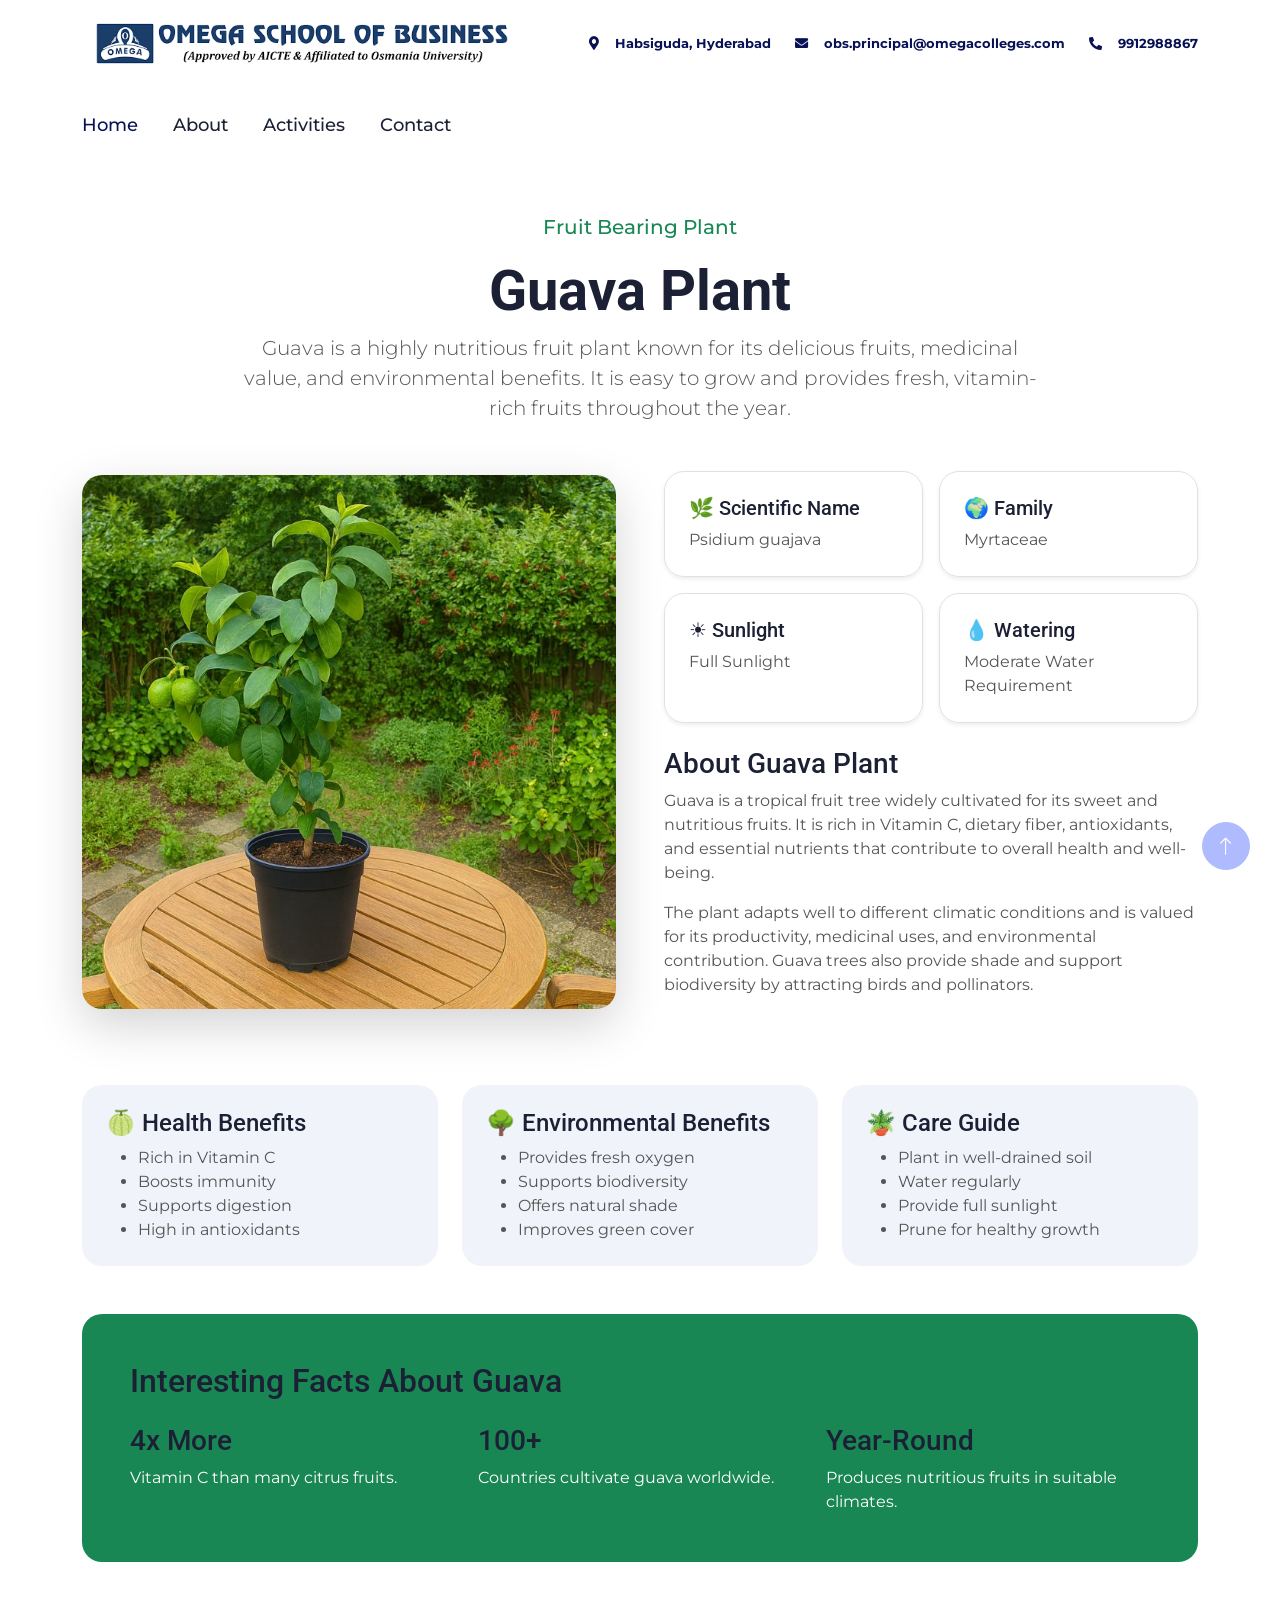
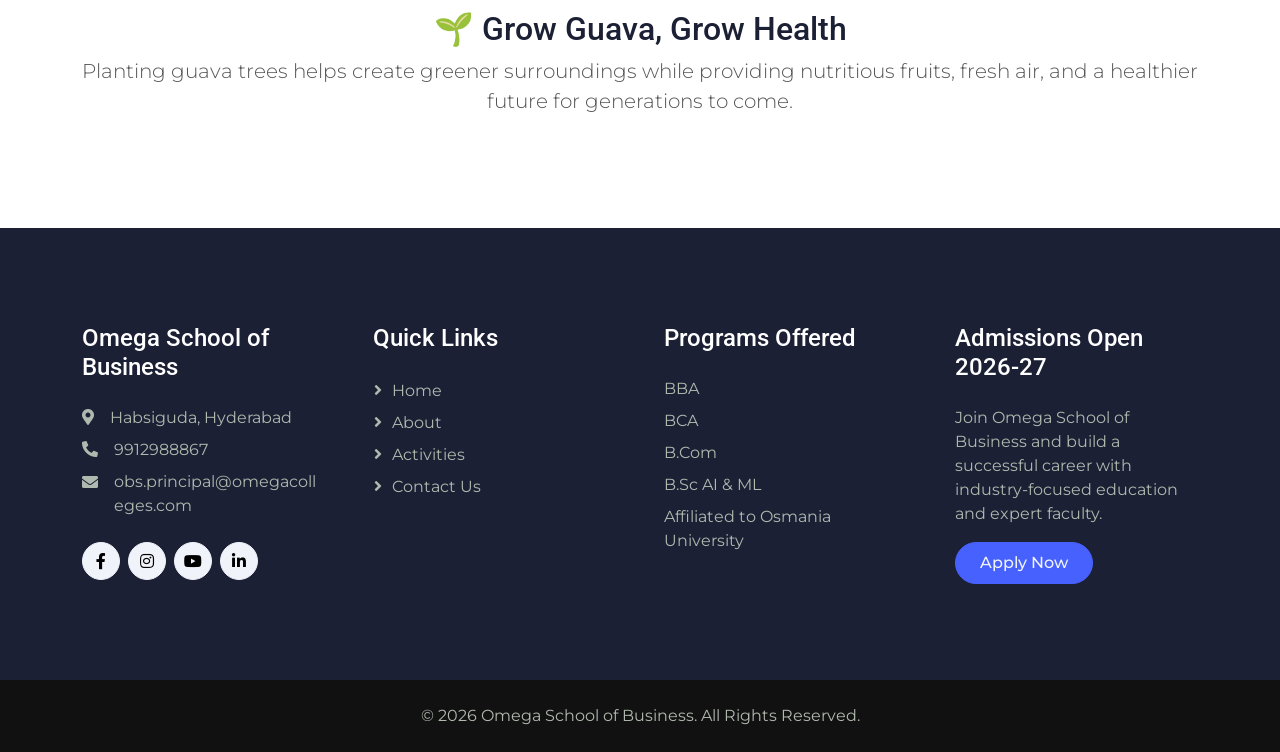
<file: guava.html>
<!DOCTYPE html>
<html lang="en">

<head>
    <meta charset="utf-8">
    <title>Omega School of Business</title>
    <meta content="width=device-width, initial-scale=1.0" name="viewport">
    <meta content="" name="keywords">
    <meta content="" name="description">

    <!-- Favicon -->
    <link href="img/favicon.ico" rel="icon">

    <!-- Google Web Fonts -->
    <link rel="preconnect" href="https://fonts.googleapis.com">
    <link rel="preconnect" href="https://fonts.gstatic.com" crossorigin>
    <link
        href="https://fonts.googleapis.com/css2?family=Montserrat:wght@400;500&family=Roboto:wght@500;700&display=swap"
        rel="stylesheet">

    <!-- Icon Font Stylesheet -->
    <link href="https://cdnjs.cloudflare.com/ajax/libs/font-awesome/5.10.0/css/all.min.css" rel="stylesheet">
    <link href="https://cdn.jsdelivr.net/npm/bootstrap-icons@1.4.1/font/bootstrap-icons.css" rel="stylesheet">

    <!-- Libraries Stylesheet -->
    <link href="lib/animate/animate.min.css" rel="stylesheet">
    <link href="lib/owlcarousel/assets/owl.carousel.min.css" rel="stylesheet">
    <link href="lib/lightbox/css/lightbox.min.css" rel="stylesheet">

    <!-- Customized Bootstrap Stylesheet -->
    <link href="css/bootstrap.min.css" rel="stylesheet">

    <!-- Template Stylesheet -->
    <link href="css/style.css" rel="stylesheet">

    <style>
        .border:hover{
    transform: translateY(-5px);
    transition: 0.3s ease;
    box-shadow: 0 8px 25px rgba(0,0,0,0.1);
}
.border:hover,
.bg-light:hover{
    transform: translateY(-6px);
    transition: 0.3s ease;
    box-shadow: 0 10px 25px rgba(0,0,0,0.12);
}

.rounded-4{
    border-radius: 20px !important;
}

    </style>
</head>

<body>
    <!-- Spinner Start -->
    <div id="spinner"
        class="show bg-white position-fixed translate-middle w-100 vh-100 top-50 start-50 d-flex align-items-center justify-content-center">
        <div class="spinner-border text-primary" role="status" style="width: 3rem; height: 3rem;"></div>
    </div>
    <!-- Spinner End -->


    <!-- Topbar Start -->
    <div class="container-fluid text-white d-none d-lg-flex" style="background: #fff;">
        <div class="container py-3">
            <div class="d-flex align-items-center">
                <a href="index.html">
                    <img class="me-3" src="img/logo1.png" alt="Logo" style="width: 440px; ">
                    <!-- <h4 class="text-white fw-bold m-0">OMEGA SCHOOL OF BUSINESS</h4> -->
                </a>
                <div class="ms-auto d-flex align-items-center" style="color: #071154; font-size: 15px; font-weight: bolder;">
                    <small class="ms-4"><i class="fa fa-map-marker-alt me-3"></i>Habsiguda, Hyderabad</small>
                    <small class="ms-4"><i class="fa fa-envelope me-3"></i>obs.principal@omegacolleges.com</small>
                    <small class="ms-4"><i class="fa fa-phone-alt me-3"></i>9912988867</small>
                    <!-- <div class="ms-3 d-flex">
                        <a class="btn btn-sm-square btn-light text-primary rounded-circle ms-2" href=""><i
                                class="fab fa-facebook-f"></i></a>
                        <a class="btn btn-sm-square btn-light text-primary rounded-circle ms-2" href=""><i
                                class="fab fa-twitter"></i></a>
                        <a class="btn btn-sm-square btn-light text-primary rounded-circle ms-2" href=""><i
                                class="fab fa-linkedin-in"></i></a>
                    </div> -->
                </div>
            </div>
        </div>
    </div>
    <!-- Topbar End -->


    <!-- Navbar Start -->
    <div class="container-fluid bg-white sticky-top">
        <div class="container">
            <nav class="navbar navbar-expand-lg bg-white navbar-light p-lg-0">
                <a href="index.html" class="navbar-brand d-lg-none">
                    <img class="me-3 img-fluid" src="img/logo1.png" alt="Logo"
     style="max-width: 240px; width: 100%; height: auto;">
                    <!-- <h1 class="fw-bold m-0">GrowMark</h1> -->
                </a>
                <button type="button" class="navbar-toggler me-0" data-bs-toggle="collapse"
                    data-bs-target="#navbarCollapse">
                    <span class="navbar-toggler-icon"></span>
                </button>
                <div class="collapse navbar-collapse" id="navbarCollapse">
                    <div class="navbar-nav">
                        <a href="index.html" class="nav-item nav-link active">Home</a>
                        <a href="about.html" class="nav-item nav-link">About</a>
                        <a href="activities.html" class="nav-item nav-link">Activities</a>
                        <!-- <a href="project.html" class="nav-item nav-link">Projects</a> -->
                        <!-- <div class="nav-item dropdown">
                            <a href="#" class="nav-link dropdown-toggle" data-bs-toggle="dropdown">Pages</a>
                            <div class="dropdown-menu bg-light rounded-0 rounded-bottom m-0">
                                <a href="feature.html" class="dropdown-item">Features</a>
                                <a href="team.html" class="dropdown-item">Our Team</a>
                                <a href="testimonial.html" class="dropdown-item">Testimonial</a>
                                <a href="quote.html" class="dropdown-item">Quotation</a>
                                <a href="404.html" class="dropdown-item">404 Page</a>
                            </div>
                        </div> -->
                        <a href="contact.html" class="nav-item nav-link">Contact</a>
                    </div>
                    <!-- <div class="ms-auto d-none d-lg-block">
                        <a href="" class="btn btn-primary rounded-pill py-2 px-3">Get A Quote</a>
                    </div> -->
                </div>
            </nav>
        </div>
    </div>
    <!-- Navbar End -->
<!-- Guava Plant Details Start -->
<div class="container-xxl py-5">
    <div class="container">

        <div class="text-center mb-5">
            <p class="fs-5 fw-medium text-success">Fruit Bearing Plant</p>
            <h1 class="display-4">Guava Plant</h1>
            <p class="lead mx-auto" style="max-width: 800px;">
                Guava is a highly nutritious fruit plant known for its delicious fruits, medicinal value,
                and environmental benefits. It is easy to grow and provides fresh, vitamin-rich fruits
                throughout the year.
            </p>
        </div>

        <div class="row g-5 align-items-center">

            <!-- Plant Image -->
            <div class="col-lg-6">
                <img src="img/guava.jpg"
                    class="img-fluid rounded-4 shadow-lg w-100"
                    style="max-height:600px; object-fit:cover;"
                    alt="Guava Plant">
            </div>

            <!-- Details -->
            <div class="col-lg-6">

                <div class="row g-3">

                    <div class="col-md-6">
                        <div class="border rounded-4 p-4 h-100 shadow-sm">
                            <h5>🌿 Scientific Name</h5>
                            <p class="mb-0">Psidium guajava</p>
                        </div>
                    </div>

                    <div class="col-md-6">
                        <div class="border rounded-4 p-4 h-100 shadow-sm">
                            <h5>🌍 Family</h5>
                            <p class="mb-0">Myrtaceae</p>
                        </div>
                    </div>

                    <div class="col-md-6">
                        <div class="border rounded-4 p-4 h-100 shadow-sm">
                            <h5>☀ Sunlight</h5>
                            <p class="mb-0">Full Sunlight</p>
                        </div>
                    </div>

                    <div class="col-md-6">
                        <div class="border rounded-4 p-4 h-100 shadow-sm">
                            <h5>💧 Watering</h5>
                            <p class="mb-0">Moderate Water Requirement</p>
                        </div>
                    </div>

                </div>

                <div class="mt-4">
                    <h3>About Guava Plant</h3>
                    <p>
                        Guava is a tropical fruit tree widely cultivated for its sweet and nutritious fruits.
                        It is rich in Vitamin C, dietary fiber, antioxidants, and essential nutrients that
                        contribute to overall health and well-being.
                    </p>

                    <p>
                        The plant adapts well to different climatic conditions and is valued for its
                        productivity, medicinal uses, and environmental contribution. Guava trees also
                        provide shade and support biodiversity by attracting birds and pollinators.
                    </p>
                </div>

            </div>
        </div>

        <!-- Benefits -->
        <div class="row mt-5 g-4">

            <div class="col-lg-4">
                <div class="bg-light rounded-4 p-4 h-100">
                    <h4>🍈 Health Benefits</h4>
                    <ul class="mb-0">
                        <li>Rich in Vitamin C</li>
                        <li>Boosts immunity</li>
                        <li>Supports digestion</li>
                        <li>High in antioxidants</li>
                    </ul>
                </div>
            </div>

            <div class="col-lg-4">
                <div class="bg-light rounded-4 p-4 h-100">
                    <h4>🌳 Environmental Benefits</h4>
                    <ul class="mb-0">
                        <li>Provides fresh oxygen</li>
                        <li>Supports biodiversity</li>
                        <li>Offers natural shade</li>
                        <li>Improves green cover</li>
                    </ul>
                </div>
            </div>

            <div class="col-lg-4">
                <div class="bg-light rounded-4 p-4 h-100">
                    <h4>🪴 Care Guide</h4>
                    <ul class="mb-0">
                        <li>Plant in well-drained soil</li>
                        <li>Water regularly</li>
                        <li>Provide full sunlight</li>
                        <li>Prune for healthy growth</li>
                    </ul>
                </div>
            </div>

        </div>

        <!-- Interesting Facts -->
        <div class="mt-5 p-5 bg-success text-white rounded-4">
            <h2 class="mb-4">Interesting Facts About Guava</h2>

            <div class="row g-4">
                <div class="col-md-4">
                    <h3>4x More</h3>
                    <p class="mb-0">Vitamin C than many citrus fruits.</p>
                </div>

                <div class="col-md-4">
                    <h3>100+</h3>
                    <p class="mb-0">Countries cultivate guava worldwide.</p>
                </div>

                <div class="col-md-4">
                    <h3>Year-Round</h3>
                    <p class="mb-0">Produces nutritious fruits in suitable climates.</p>
                </div>
            </div>
        </div>

        <!-- Environmental Message -->
        <div class="text-center mt-5">
            <h2>🌱 Grow Guava, Grow Health</h2>
            <p class="lead">
                Planting guava trees helps create greener surroundings while providing nutritious fruits,
                fresh air, and a healthier future for generations to come.
            </p>
        </div>

    </div>
</div>
<!-- Guava Plant Details End -->


<!-- Footer Start -->

<div class="container-fluid bg-dark footer mt-5 py-5 wow fadeIn" data-wow-delay="0.1s">
    <div class="container py-5">
        <div class="row g-5">

        <div class="col-lg-3 col-md-6">
            <h4 class="text-white mb-4">Omega School of Business</h4>
            <p class="mb-2">
                <i class="fa fa-map-marker-alt me-3"></i>Habsiguda, Hyderabad
            </p>
            <p class="mb-2">
                <i class="fa fa-phone-alt me-3"></i>9912988867
            </p>
      <p class="mb-2 d-flex">
    <i class="fa fa-envelope me-3 mt-1 flex-shrink-0"></i>
    <span class="text-break">obs.principal@omegacolleges.com</span>
</p>

            <div class="d-flex pt-3">
                <a class="btn btn-square btn-light rounded-circle me-2" href="#">
                    <i class="fab fa-facebook-f"></i>
                </a>
                <a class="btn btn-square btn-light rounded-circle me-2" href="#">
                    <i class="fab fa-instagram"></i>
                </a>
                <a class="btn btn-square btn-light rounded-circle me-2" href="#">
                    <i class="fab fa-youtube"></i>
                </a>
                <a class="btn btn-square btn-light rounded-circle me-2" href="#">
                    <i class="fab fa-linkedin-in"></i>
                </a>
            </div>
        </div>

          <div class="col-lg-3 col-md-6">
            <h4 class="text-white mb-4">Quick Links</h4>
            <a class="btn btn-link" href="index.html">Home</a>
            <a class="btn btn-link" href="about.html">About</a>
           <a class="btn btn-link" href="activities.html">Activities</a>
            <a class="btn btn-link" href="contact.html">Contact Us</a>
            <!-- <a class="btn btn-link" href="#admissions">Admissions</a> -->
        </div>


        <div class="col-lg-3 col-md-6">
            <h4 class="text-white mb-4">Programs Offered</h4>
            <p class="mb-2">BBA</p>
            <p class="mb-2">BCA</p>
            <p class="mb-2">B.Com</p>
            <p class="mb-2">B.Sc AI & ML</p>
            <p class="mb-2">Affiliated to Osmania University</p>
        </div>

        <div class="col-lg-3 col-md-6">
            <h4 class="text-white mb-4">Admissions Open 2026-27</h4>
            <p>
                Join Omega School of Business and build a successful career with industry-focused education and expert faculty.
            </p>

            <a href="tel:9912988867" class="btn btn-primary rounded-pill px-4 py-2">
                Apply Now
            </a>
        </div>

    </div>
</div>


</div>
<!-- Footer End -->

<div class="container-fluid copyright py-4">
    <div class="container text-center">
        <p class="mb-0">
            © 2026 Omega School of Business. All Rights Reserved.
        </p>
    </div>
</div>


    <!-- Back to Top -->
    <a href="#" class="btn btn-lg btn-primary btn-lg-square rounded-circle back-to-top"><i
            class="bi bi-arrow-up"></i></a>


    <!-- JavaScript Libraries -->
    <script src="https://ajax.googleapis.com/ajax/libs/jquery/3.6.1/jquery.min.js"></script>
    <script src="https://cdn.jsdelivr.net/npm/bootstrap@5.0.0/dist/js/bootstrap.bundle.min.js"></script>
    <script src="lib/wow/wow.min.js"></script>
    <script src="lib/easing/easing.min.js"></script>
    <script src="lib/waypoints/waypoints.min.js"></script>
    <script src="lib/owlcarousel/owl.carousel.min.js"></script>
    <script src="lib/lightbox/js/lightbox.min.js"></script>

    <!-- Template Javascript -->
    <script src="js/main.js"></script>
</body>

</html>
</file>
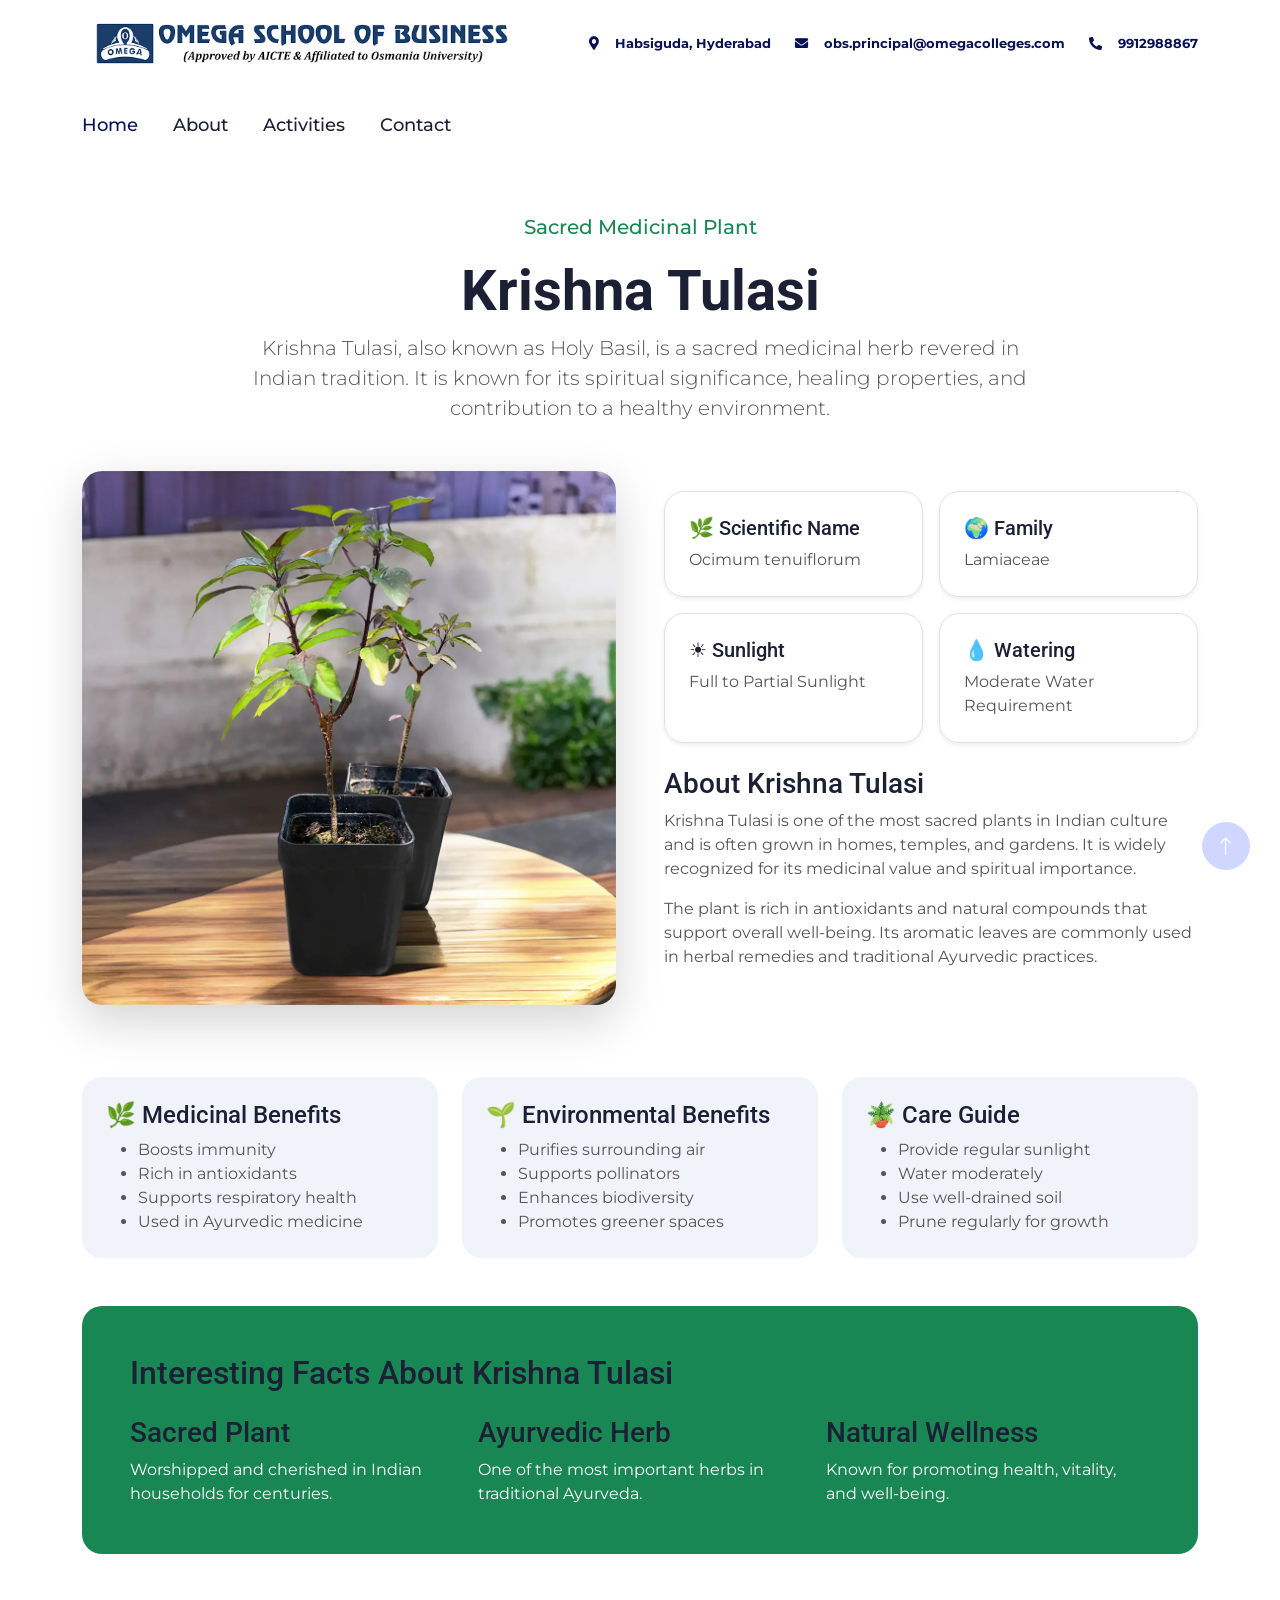
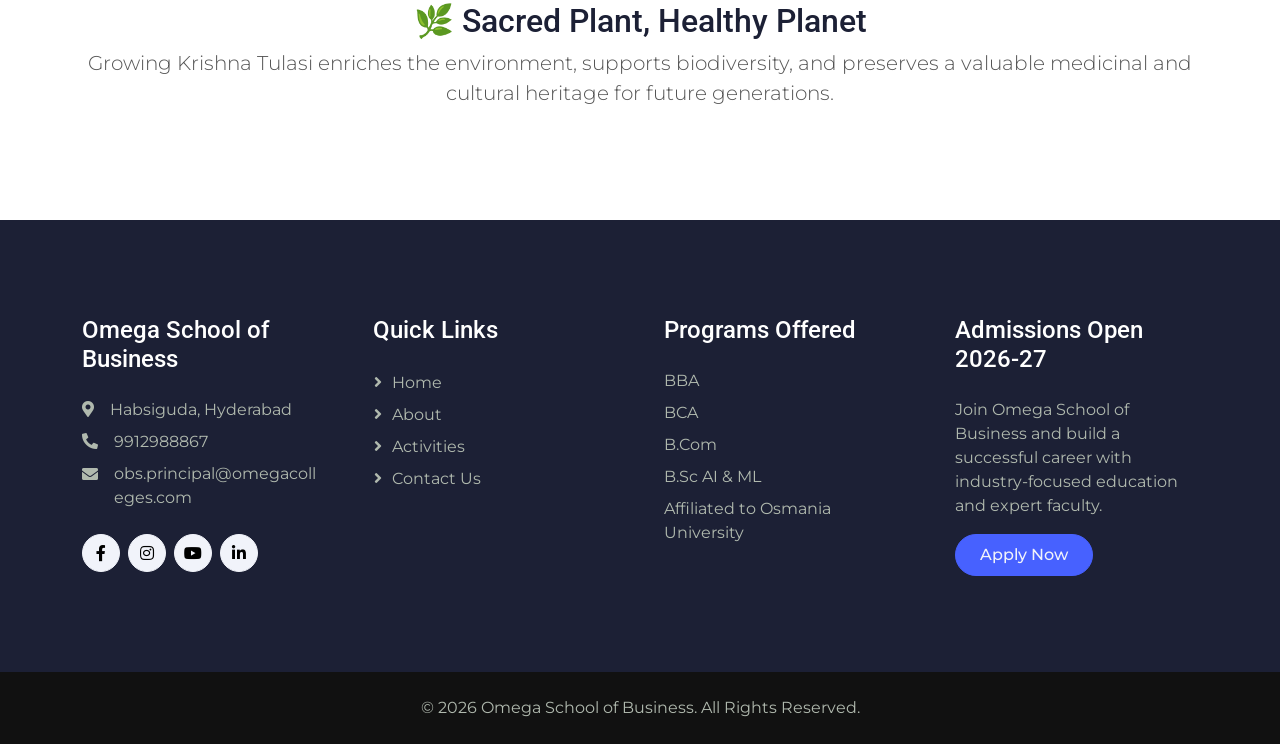
<file: krishna.html>
<!DOCTYPE html>
<html lang="en">

<head>
    <meta charset="utf-8">
    <title>Omega School of Business</title>
    <meta content="width=device-width, initial-scale=1.0" name="viewport">
    <meta content="" name="keywords">
    <meta content="" name="description">

    <!-- Favicon -->
    <link href="img/favicon.ico" rel="icon">

    <!-- Google Web Fonts -->
    <link rel="preconnect" href="https://fonts.googleapis.com">
    <link rel="preconnect" href="https://fonts.gstatic.com" crossorigin>
    <link
        href="https://fonts.googleapis.com/css2?family=Montserrat:wght@400;500&family=Roboto:wght@500;700&display=swap"
        rel="stylesheet">

    <!-- Icon Font Stylesheet -->
    <link href="https://cdnjs.cloudflare.com/ajax/libs/font-awesome/5.10.0/css/all.min.css" rel="stylesheet">
    <link href="https://cdn.jsdelivr.net/npm/bootstrap-icons@1.4.1/font/bootstrap-icons.css" rel="stylesheet">

    <!-- Libraries Stylesheet -->
    <link href="lib/animate/animate.min.css" rel="stylesheet">
    <link href="lib/owlcarousel/assets/owl.carousel.min.css" rel="stylesheet">
    <link href="lib/lightbox/css/lightbox.min.css" rel="stylesheet">

    <!-- Customized Bootstrap Stylesheet -->
    <link href="css/bootstrap.min.css" rel="stylesheet">

    <!-- Template Stylesheet -->
    <link href="css/style.css" rel="stylesheet">

    <style>
        .border:hover{
    transform: translateY(-5px);
    transition: 0.3s ease;
    box-shadow: 0 8px 25px rgba(0,0,0,0.1);
}
.border:hover,
.bg-light:hover{
    transform: translateY(-6px);
    transition: 0.3s ease;
    box-shadow: 0 10px 25px rgba(0,0,0,0.12);
}

.rounded-4{
    border-radius: 20px !important;
}
    </style>
</head>

<body>
    <!-- Spinner Start -->
    <div id="spinner"
        class="show bg-white position-fixed translate-middle w-100 vh-100 top-50 start-50 d-flex align-items-center justify-content-center">
        <div class="spinner-border text-primary" role="status" style="width: 3rem; height: 3rem;"></div>
    </div>
    <!-- Spinner End -->


    <!-- Topbar Start -->
    <div class="container-fluid text-white d-none d-lg-flex" style="background: #fff;">
        <div class="container py-3">
            <div class="d-flex align-items-center">
                <a href="index.html">
                    <img class="me-3" src="img/logo1.png" alt="Logo" style="width: 440px; ">
                    <!-- <h4 class="text-white fw-bold m-0">OMEGA SCHOOL OF BUSINESS</h4> -->
                </a>
                <div class="ms-auto d-flex align-items-center" style="color: #071154; font-size: 15px; font-weight: bolder;">
                    <small class="ms-4"><i class="fa fa-map-marker-alt me-3"></i>Habsiguda, Hyderabad</small>
                    <small class="ms-4"><i class="fa fa-envelope me-3"></i>obs.principal@omegacolleges.com</small>
                    <small class="ms-4"><i class="fa fa-phone-alt me-3"></i>9912988867</small>
                    <!-- <div class="ms-3 d-flex">
                        <a class="btn btn-sm-square btn-light text-primary rounded-circle ms-2" href=""><i
                                class="fab fa-facebook-f"></i></a>
                        <a class="btn btn-sm-square btn-light text-primary rounded-circle ms-2" href=""><i
                                class="fab fa-twitter"></i></a>
                        <a class="btn btn-sm-square btn-light text-primary rounded-circle ms-2" href=""><i
                                class="fab fa-linkedin-in"></i></a>
                    </div> -->
                </div>
            </div>
        </div>
    </div>
    <!-- Topbar End -->


    <!-- Navbar Start -->
    <div class="container-fluid bg-white sticky-top">
        <div class="container">
            <nav class="navbar navbar-expand-lg bg-white navbar-light p-lg-0">
                <a href="index.html" class="navbar-brand d-lg-none">
                    <img class="me-3 img-fluid" src="img/logo1.png" alt="Logo"
     style="max-width: 240px; width: 100%; height: auto;">
                    <!-- <h1 class="fw-bold m-0">GrowMark</h1> -->
                </a>
                <button type="button" class="navbar-toggler me-0" data-bs-toggle="collapse"
                    data-bs-target="#navbarCollapse">
                    <span class="navbar-toggler-icon"></span>
                </button>
                <div class="collapse navbar-collapse" id="navbarCollapse">
                    <div class="navbar-nav">
                        <a href="index.html" class="nav-item nav-link active">Home</a>
                        <a href="about.html" class="nav-item nav-link">About</a>
                        <a href="activities.html" class="nav-item nav-link">Activities</a>
                        <!-- <a href="project.html" class="nav-item nav-link">Projects</a> -->
                        <!-- <div class="nav-item dropdown">
                            <a href="#" class="nav-link dropdown-toggle" data-bs-toggle="dropdown">Pages</a>
                            <div class="dropdown-menu bg-light rounded-0 rounded-bottom m-0">
                                <a href="feature.html" class="dropdown-item">Features</a>
                                <a href="team.html" class="dropdown-item">Our Team</a>
                                <a href="testimonial.html" class="dropdown-item">Testimonial</a>
                                <a href="quote.html" class="dropdown-item">Quotation</a>
                                <a href="404.html" class="dropdown-item">404 Page</a>
                            </div>
                        </div> -->
                        <a href="contact.html" class="nav-item nav-link">Contact</a>
                    </div>
                    <!-- <div class="ms-auto d-none d-lg-block">
                        <a href="" class="btn btn-primary rounded-pill py-2 px-3">Get A Quote</a>
                    </div> -->
                </div>
            </nav>
        </div>
    </div>
    <!-- Navbar End -->
<!-- Krishna Tulasi Plant Details Start -->
<div class="container-xxl py-5">
    <div class="container">

        <div class="text-center mb-5">
            <p class="fs-5 fw-medium text-success">Sacred Medicinal Plant</p>
            <h1 class="display-4">Krishna Tulasi</h1>
            <p class="lead mx-auto" style="max-width: 800px;">
                Krishna Tulasi, also known as Holy Basil, is a sacred medicinal herb revered in Indian tradition.
                It is known for its spiritual significance, healing properties, and contribution to a healthy environment.
            </p>
        </div>

        <div class="row g-5 align-items-center">

            <!-- Plant Image -->
            <div class="col-lg-6">
                <img src="img/krishna.jpg"
                    class="img-fluid rounded-4 shadow-lg w-100"
                    style="max-height:600px; object-fit:cover;"
                    alt="Krishna Tulasi Plant">
            </div>

            <!-- Details -->
            <div class="col-lg-6">

                <div class="row g-3">

                    <div class="col-md-6">
                        <div class="border rounded-4 p-4 h-100 shadow-sm">
                            <h5>🌿 Scientific Name</h5>
                            <p class="mb-0">Ocimum tenuiflorum</p>
                        </div>
                    </div>

                    <div class="col-md-6">
                        <div class="border rounded-4 p-4 h-100 shadow-sm">
                            <h5>🌍 Family</h5>
                            <p class="mb-0">Lamiaceae</p>
                        </div>
                    </div>

                    <div class="col-md-6">
                        <div class="border rounded-4 p-4 h-100 shadow-sm">
                            <h5>☀ Sunlight</h5>
                            <p class="mb-0">Full to Partial Sunlight</p>
                        </div>
                    </div>

                    <div class="col-md-6">
                        <div class="border rounded-4 p-4 h-100 shadow-sm">
                            <h5>💧 Watering</h5>
                            <p class="mb-0">Moderate Water Requirement</p>
                        </div>
                    </div>

                </div>

                <div class="mt-4">
                    <h3>About Krishna Tulasi</h3>
                    <p>
                        Krishna Tulasi is one of the most sacred plants in Indian culture and is often grown in homes,
                        temples, and gardens. It is widely recognized for its medicinal value and spiritual importance.
                    </p>

                    <p>
                        The plant is rich in antioxidants and natural compounds that support overall well-being.
                        Its aromatic leaves are commonly used in herbal remedies and traditional Ayurvedic practices.
                    </p>
                </div>

            </div>
        </div>

        <!-- Benefits -->
        <div class="row mt-5 g-4">

            <div class="col-lg-4">
                <div class="bg-light rounded-4 p-4 h-100">
                    <h4>🌿 Medicinal Benefits</h4>
                    <ul class="mb-0">
                        <li>Boosts immunity</li>
                        <li>Rich in antioxidants</li>
                        <li>Supports respiratory health</li>
                        <li>Used in Ayurvedic medicine</li>
                    </ul>
                </div>
            </div>

            <div class="col-lg-4">
                <div class="bg-light rounded-4 p-4 h-100">
                    <h4>🌱 Environmental Benefits</h4>
                    <ul class="mb-0">
                        <li>Purifies surrounding air</li>
                        <li>Supports pollinators</li>
                        <li>Enhances biodiversity</li>
                        <li>Promotes greener spaces</li>
                    </ul>
                </div>
            </div>

            <div class="col-lg-4">
                <div class="bg-light rounded-4 p-4 h-100">
                    <h4>🪴 Care Guide</h4>
                    <ul class="mb-0">
                        <li>Provide regular sunlight</li>
                        <li>Water moderately</li>
                        <li>Use well-drained soil</li>
                        <li>Prune regularly for growth</li>
                    </ul>
                </div>
            </div>

        </div>

        <!-- Interesting Facts -->
        <div class="mt-5 p-5 bg-success text-white rounded-4">
            <h2 class="mb-4">Interesting Facts About Krishna Tulasi</h2>

            <div class="row g-4">
                <div class="col-md-4">
                    <h3>Sacred Plant</h3>
                    <p class="mb-0">Worshipped and cherished in Indian households for centuries.</p>
                </div>

                <div class="col-md-4">
                    <h3>Ayurvedic Herb</h3>
                    <p class="mb-0">One of the most important herbs in traditional Ayurveda.</p>
                </div>

                <div class="col-md-4">
                    <h3>Natural Wellness</h3>
                    <p class="mb-0">Known for promoting health, vitality, and well-being.</p>
                </div>
            </div>
        </div>

        <!-- Environmental Message -->
        <div class="text-center mt-5">
            <h2>🌿 Sacred Plant, Healthy Planet</h2>
            <p class="lead">
                Growing Krishna Tulasi enriches the environment, supports biodiversity,
                and preserves a valuable medicinal and cultural heritage for future generations.
            </p>
        </div>

    </div>
</div>
<!-- Krishna Tulasi Plant Details End -->


<!-- Footer Start -->

<div class="container-fluid bg-dark footer mt-5 py-5 wow fadeIn" data-wow-delay="0.1s">
    <div class="container py-5">
        <div class="row g-5">

        <div class="col-lg-3 col-md-6">
            <h4 class="text-white mb-4">Omega School of Business</h4>
            <p class="mb-2">
                <i class="fa fa-map-marker-alt me-3"></i>Habsiguda, Hyderabad
            </p>
            <p class="mb-2">
                <i class="fa fa-phone-alt me-3"></i>9912988867
            </p>
      <p class="mb-2 d-flex">
    <i class="fa fa-envelope me-3 mt-1 flex-shrink-0"></i>
    <span class="text-break">obs.principal@omegacolleges.com</span>
</p>

            <div class="d-flex pt-3">
                <a class="btn btn-square btn-light rounded-circle me-2" href="#">
                    <i class="fab fa-facebook-f"></i>
                </a>
                <a class="btn btn-square btn-light rounded-circle me-2" href="#">
                    <i class="fab fa-instagram"></i>
                </a>
                <a class="btn btn-square btn-light rounded-circle me-2" href="#">
                    <i class="fab fa-youtube"></i>
                </a>
                <a class="btn btn-square btn-light rounded-circle me-2" href="#">
                    <i class="fab fa-linkedin-in"></i>
                </a>
            </div>
        </div>

          <div class="col-lg-3 col-md-6">
            <h4 class="text-white mb-4">Quick Links</h4>
            <a class="btn btn-link" href="index.html">Home</a>
            <a class="btn btn-link" href="about.html">About</a>
            <a class="btn btn-link" href="activities.html">Activities</a>
            <a class="btn btn-link" href="contact.html">Contact Us</a>
            <!-- <a class="btn btn-link" href="#admissions">Admissions</a> -->
        </div>


        <div class="col-lg-3 col-md-6">
            <h4 class="text-white mb-4">Programs Offered</h4>
            <p class="mb-2">BBA</p>
            <p class="mb-2">BCA</p>
            <p class="mb-2">B.Com</p>
            <p class="mb-2">B.Sc AI & ML</p>
            <p class="mb-2">Affiliated to Osmania University</p>
        </div>

        <div class="col-lg-3 col-md-6">
            <h4 class="text-white mb-4">Admissions Open 2026-27</h4>
            <p>
                Join Omega School of Business and build a successful career with industry-focused education and expert faculty.
            </p>

            <a href="tel:9912988867" class="btn btn-primary rounded-pill px-4 py-2">
                Apply Now
            </a>
        </div>

    </div>
</div>


</div>
<!-- Footer End -->

<div class="container-fluid copyright py-4">
    <div class="container text-center">
        <p class="mb-0">
            © 2026 Omega School of Business. All Rights Reserved.
        </p>
    </div>
</div>


    <!-- Back to Top -->
    <a href="#" class="btn btn-lg btn-primary btn-lg-square rounded-circle back-to-top"><i
            class="bi bi-arrow-up"></i></a>


    <!-- JavaScript Libraries -->
    <script src="https://ajax.googleapis.com/ajax/libs/jquery/3.6.1/jquery.min.js"></script>
    <script src="https://cdn.jsdelivr.net/npm/bootstrap@5.0.0/dist/js/bootstrap.bundle.min.js"></script>
    <script src="lib/wow/wow.min.js"></script>
    <script src="lib/easing/easing.min.js"></script>
    <script src="lib/waypoints/waypoints.min.js"></script>
    <script src="lib/owlcarousel/owl.carousel.min.js"></script>
    <script src="lib/lightbox/js/lightbox.min.js"></script>

    <!-- Template Javascript -->
    <script src="js/main.js"></script>
</body>

</html>
</file>
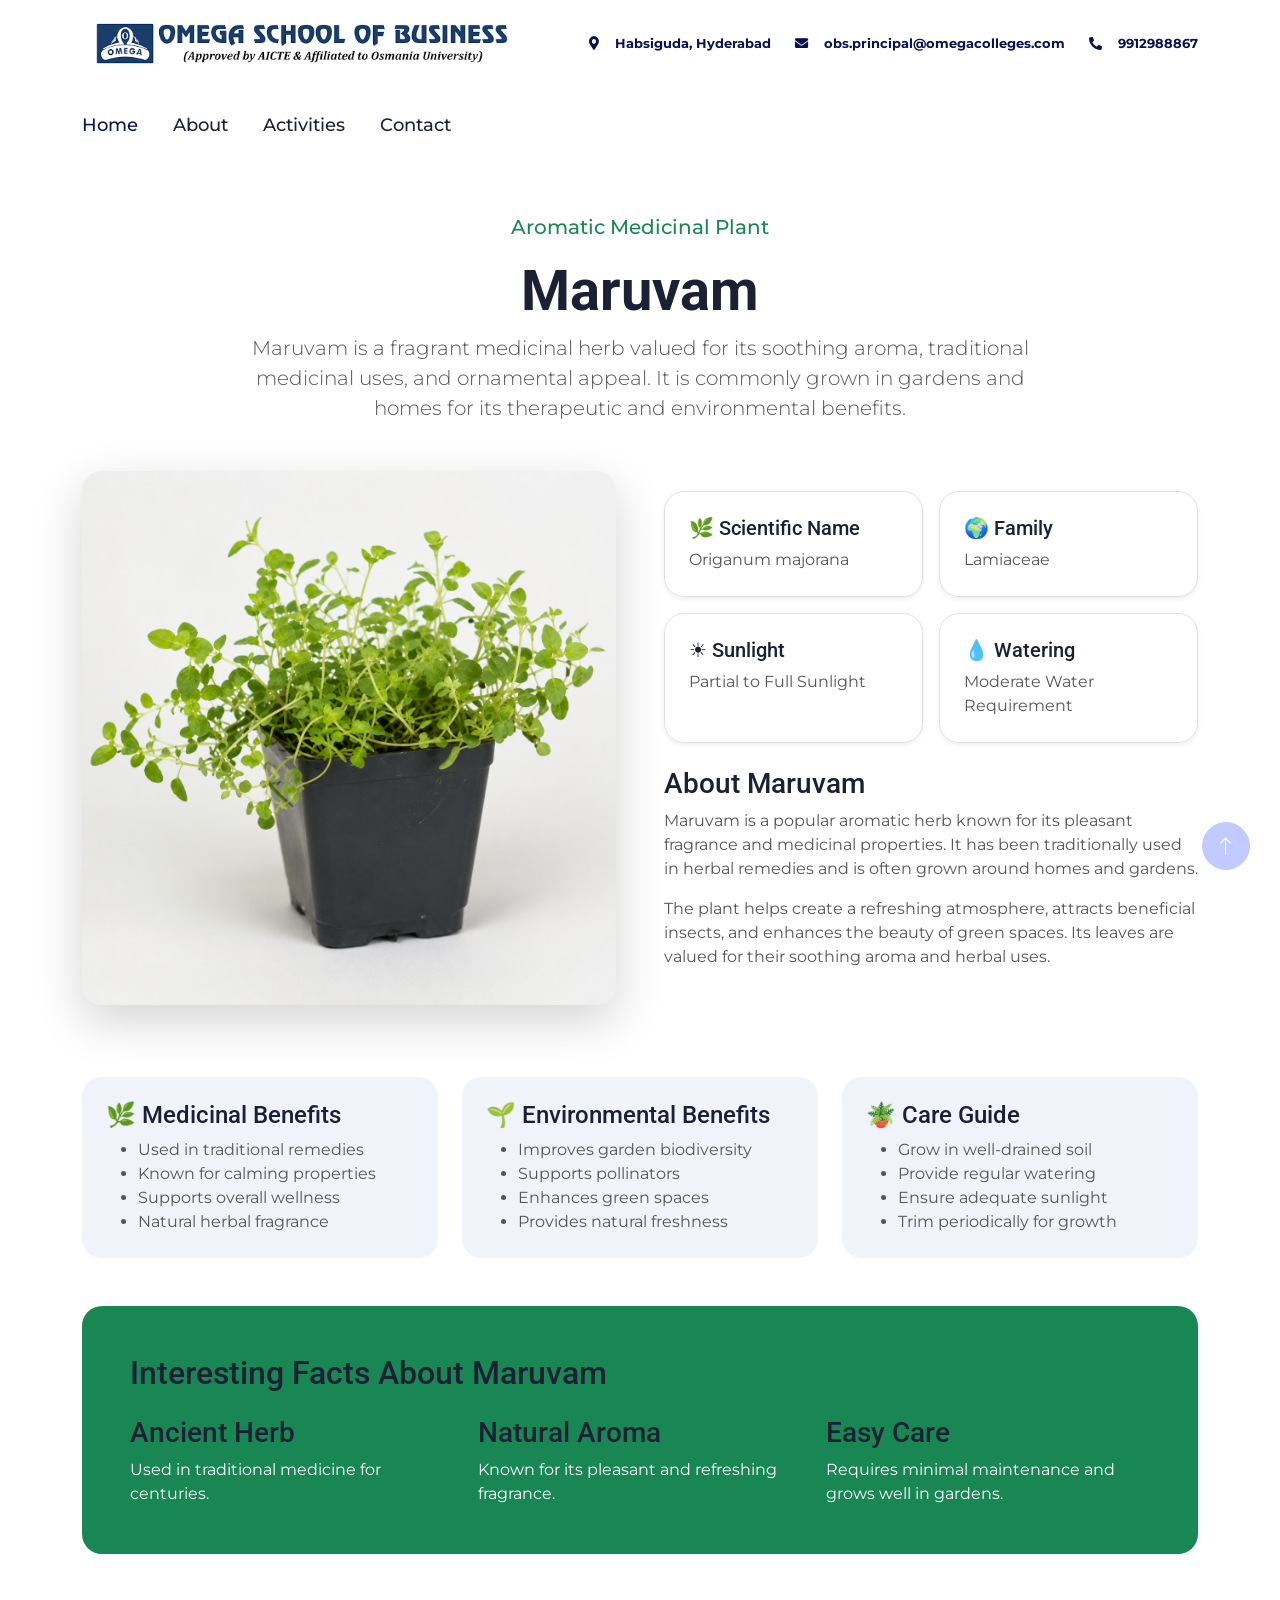
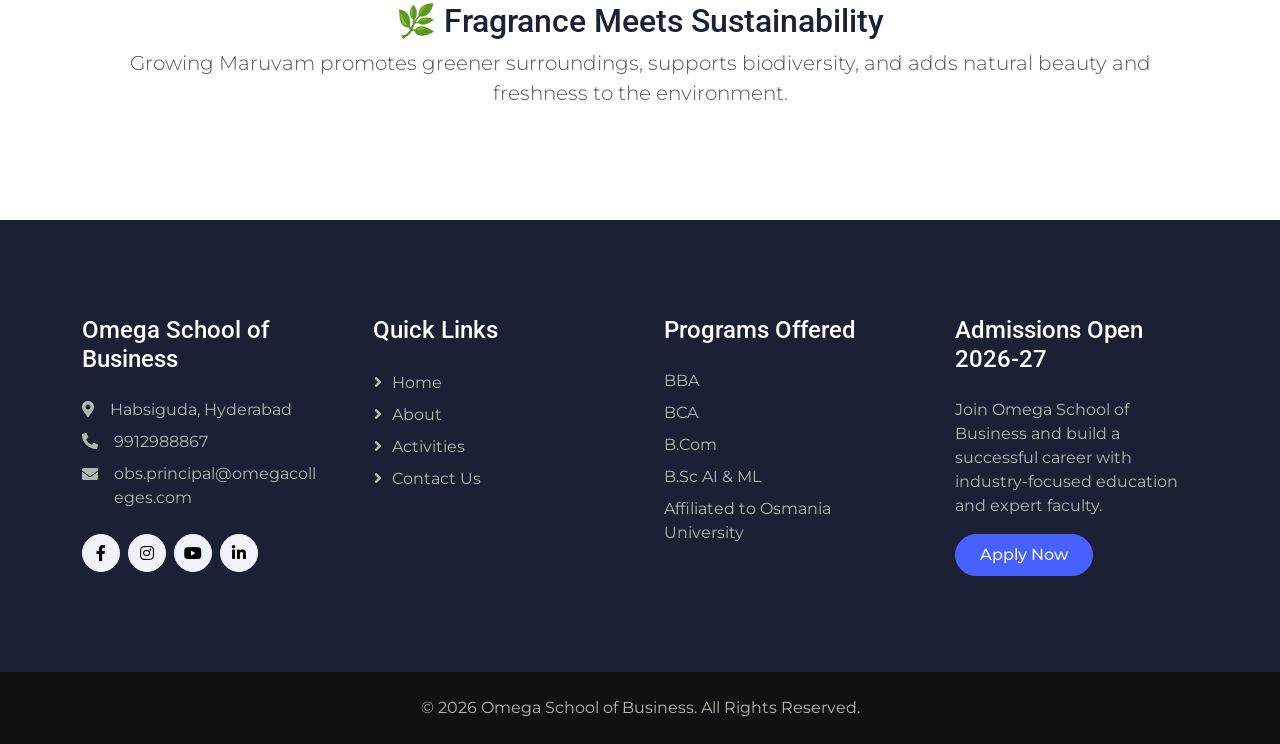
<file: maruvam.html>
<!DOCTYPE html>
<html lang="en">

<head>
    <meta charset="utf-8">
    <title>Omega School of Business</title>
    <meta content="width=device-width, initial-scale=1.0" name="viewport">
    <meta content="" name="keywords">
    <meta content="" name="description">

    <!-- Favicon -->
    <link href="img/favicon.ico" rel="icon">

    <!-- Google Web Fonts -->
    <link rel="preconnect" href="https://fonts.googleapis.com">
    <link rel="preconnect" href="https://fonts.gstatic.com" crossorigin>
    <link
        href="https://fonts.googleapis.com/css2?family=Montserrat:wght@400;500&family=Roboto:wght@500;700&display=swap"
        rel="stylesheet">

    <!-- Icon Font Stylesheet -->
    <link href="https://cdnjs.cloudflare.com/ajax/libs/font-awesome/5.10.0/css/all.min.css" rel="stylesheet">
    <link href="https://cdn.jsdelivr.net/npm/bootstrap-icons@1.4.1/font/bootstrap-icons.css" rel="stylesheet">

    <!-- Libraries Stylesheet -->
    <link href="lib/animate/animate.min.css" rel="stylesheet">
    <link href="lib/owlcarousel/assets/owl.carousel.min.css" rel="stylesheet">
    <link href="lib/lightbox/css/lightbox.min.css" rel="stylesheet">

    <!-- Customized Bootstrap Stylesheet -->
    <link href="css/bootstrap.min.css" rel="stylesheet">

    <!-- Template Stylesheet -->
    <link href="css/style.css" rel="stylesheet">

    <style>
        .border:hover{
    transform: translateY(-5px);
    transition: 0.3s ease;
    box-shadow: 0 8px 25px rgba(0,0,0,0.1);
}
.border:hover,
.bg-light:hover{
    transform: translateY(-6px);
    transition: 0.3s ease;
    box-shadow: 0 10px 25px rgba(0,0,0,0.12);
}

.rounded-4{
    border-radius: 20px !important;
}
    </style>
</head>

<body>
    <!-- Spinner Start -->
    <div id="spinner"
        class="show bg-white position-fixed translate-middle w-100 vh-100 top-50 start-50 d-flex align-items-center justify-content-center">
        <div class="spinner-border text-primary" role="status" style="width: 3rem; height: 3rem;"></div>
    </div>
    <!-- Spinner End -->


    <!-- Topbar Start -->
    <div class="container-fluid text-white d-none d-lg-flex" style="background: #fff;">
        <div class="container py-3">
            <div class="d-flex align-items-center">
                <a href="index.html">
                    <img class="me-3" src="img/logo1.png" alt="Logo" style="width: 440px; ">
                    <!-- <h4 class="text-white fw-bold m-0">OMEGA SCHOOL OF BUSINESS</h4> -->
                </a>
                <div class="ms-auto d-flex align-items-center" style="color: #071154; font-size: 15px; font-weight: bolder;">
                    <small class="ms-4"><i class="fa fa-map-marker-alt me-3"></i>Habsiguda, Hyderabad</small>
                    <small class="ms-4"><i class="fa fa-envelope me-3"></i>obs.principal@omegacolleges.com</small>
                    <small class="ms-4"><i class="fa fa-phone-alt me-3"></i>9912988867</small>
                    <!-- <div class="ms-3 d-flex">
                        <a class="btn btn-sm-square btn-light text-primary rounded-circle ms-2" href=""><i
                                class="fab fa-facebook-f"></i></a>
                        <a class="btn btn-sm-square btn-light text-primary rounded-circle ms-2" href=""><i
                                class="fab fa-twitter"></i></a>
                        <a class="btn btn-sm-square btn-light text-primary rounded-circle ms-2" href=""><i
                                class="fab fa-linkedin-in"></i></a>
                    </div> -->
                </div>
            </div>
        </div>
    </div>
    <!-- Topbar End -->


    <!-- Navbar Start -->
    <div class="container-fluid bg-white sticky-top">
        <div class="container">
            <nav class="navbar navbar-expand-lg bg-white navbar-light p-lg-0">
                <a href="index.html" class="navbar-brand d-lg-none">
                    <img class="me-3 img-fluid" src="img/logo1.png" alt="Logo"
     style="max-width: 240px; width: 100%; height: auto;">
                    <!-- <h1 class="fw-bold m-0">GrowMark</h1> -->
                </a>
                <button type="button" class="navbar-toggler me-0" data-bs-toggle="collapse"
                    data-bs-target="#navbarCollapse">
                    <span class="navbar-toggler-icon"></span>
                </button>
                <div class="collapse navbar-collapse" id="navbarCollapse">
                    <div class="navbar-nav">
                        <a href="index.html" class="nav-item nav-link active">Home</a>
                        <a href="about.html" class="nav-item nav-link">About</a>
                        <a href="activities.html" class="nav-item nav-link">Activities</a>
                        <!-- <a href="project.html" class="nav-item nav-link">Projects</a> -->
                        <!-- <div class="nav-item dropdown">
                            <a href="#" class="nav-link dropdown-toggle" data-bs-toggle="dropdown">Pages</a>
                            <div class="dropdown-menu bg-light rounded-0 rounded-bottom m-0">
                                <a href="feature.html" class="dropdown-item">Features</a>
                                <a href="team.html" class="dropdown-item">Our Team</a>
                                <a href="testimonial.html" class="dropdown-item">Testimonial</a>
                                <a href="quote.html" class="dropdown-item">Quotation</a>
                                <a href="404.html" class="dropdown-item">404 Page</a>
                            </div>
                        </div> -->
                        <a href="contact.html" class="nav-item nav-link">Contact</a>
                    </div>
                    <!-- <div class="ms-auto d-none d-lg-block">
                        <a href="" class="btn btn-primary rounded-pill py-2 px-3">Get A Quote</a>
                    </div> -->
                </div>
            </nav>
        </div>
    </div>
    <!-- Navbar End -->
<!-- Maruvam Plant Details Start -->
<div class="container-xxl py-5">
    <div class="container">

        <div class="text-center mb-5">
            <p class="fs-5 fw-medium text-success">Aromatic Medicinal Plant</p>
            <h1 class="display-4">Maruvam</h1>
            <p class="lead mx-auto" style="max-width: 800px;">
                Maruvam is a fragrant medicinal herb valued for its soothing aroma, traditional medicinal uses,
                and ornamental appeal. It is commonly grown in gardens and homes for its therapeutic and environmental benefits.
            </p>
        </div>

        <div class="row g-5 align-items-center">

            <!-- Plant Image -->
            <div class="col-lg-6">
                <img src="img/maruvam.jpg"
                    class="img-fluid rounded-4 shadow-lg w-100"
                    style="max-height:600px; object-fit:cover;"
                    alt="Maruvam Plant">
            </div>

            <!-- Details -->
            <div class="col-lg-6">

                <div class="row g-3">

                    <div class="col-md-6">
                        <div class="border rounded-4 p-4 h-100 shadow-sm">
                            <h5>🌿 Scientific Name</h5>
                            <p class="mb-0">Origanum majorana</p>
                        </div>
                    </div>

                    <div class="col-md-6">
                        <div class="border rounded-4 p-4 h-100 shadow-sm">
                            <h5>🌍 Family</h5>
                            <p class="mb-0">Lamiaceae</p>
                        </div>
                    </div>

                    <div class="col-md-6">
                        <div class="border rounded-4 p-4 h-100 shadow-sm">
                            <h5>☀ Sunlight</h5>
                            <p class="mb-0">Partial to Full Sunlight</p>
                        </div>
                    </div>

                    <div class="col-md-6">
                        <div class="border rounded-4 p-4 h-100 shadow-sm">
                            <h5>💧 Watering</h5>
                            <p class="mb-0">Moderate Water Requirement</p>
                        </div>
                    </div>

                </div>

                <div class="mt-4">
                    <h3>About Maruvam</h3>
                    <p>
                        Maruvam is a popular aromatic herb known for its pleasant fragrance and medicinal properties.
                        It has been traditionally used in herbal remedies and is often grown around homes and gardens.
                    </p>

                    <p>
                        The plant helps create a refreshing atmosphere, attracts beneficial insects,
                        and enhances the beauty of green spaces. Its leaves are valued for their soothing aroma and herbal uses.
                    </p>
                </div>

            </div>
        </div>

        <!-- Benefits -->
        <div class="row mt-5 g-4">

            <div class="col-lg-4">
                <div class="bg-light rounded-4 p-4 h-100">
                    <h4>🌿 Medicinal Benefits</h4>
                    <ul class="mb-0">
                        <li>Used in traditional remedies</li>
                        <li>Known for calming properties</li>
                        <li>Supports overall wellness</li>
                        <li>Natural herbal fragrance</li>
                    </ul>
                </div>
            </div>

            <div class="col-lg-4">
                <div class="bg-light rounded-4 p-4 h-100">
                    <h4>🌱 Environmental Benefits</h4>
                    <ul class="mb-0">
                        <li>Improves garden biodiversity</li>
                        <li>Supports pollinators</li>
                        <li>Enhances green spaces</li>
                        <li>Provides natural freshness</li>
                    </ul>
                </div>
            </div>

            <div class="col-lg-4">
                <div class="bg-light rounded-4 p-4 h-100">
                    <h4>🪴 Care Guide</h4>
                    <ul class="mb-0">
                        <li>Grow in well-drained soil</li>
                        <li>Provide regular watering</li>
                        <li>Ensure adequate sunlight</li>
                        <li>Trim periodically for growth</li>
                    </ul>
                </div>
            </div>

        </div>

        <!-- Interesting Facts -->
        <div class="mt-5 p-5 bg-success text-white rounded-4">
            <h2 class="mb-4">Interesting Facts About Maruvam</h2>

            <div class="row g-4">
                <div class="col-md-4">
                    <h3>Ancient Herb</h3>
                    <p class="mb-0">Used in traditional medicine for centuries.</p>
                </div>

                <div class="col-md-4">
                    <h3>Natural Aroma</h3>
                    <p class="mb-0">Known for its pleasant and refreshing fragrance.</p>
                </div>

                <div class="col-md-4">
                    <h3>Easy Care</h3>
                    <p class="mb-0">Requires minimal maintenance and grows well in gardens.</p>
                </div>
            </div>
        </div>

        <!-- Environmental Message -->
        <div class="text-center mt-5">
            <h2>🌿 Fragrance Meets Sustainability</h2>
            <p class="lead">
                Growing Maruvam promotes greener surroundings, supports biodiversity,
                and adds natural beauty and freshness to the environment.
            </p>
        </div>

    </div>
</div>
<!-- Maruvam Plant Details End -->


<!-- Footer Start -->

<div class="container-fluid bg-dark footer mt-5 py-5 wow fadeIn" data-wow-delay="0.1s">
    <div class="container py-5">
        <div class="row g-5">

        <div class="col-lg-3 col-md-6">
            <h4 class="text-white mb-4">Omega School of Business</h4>
            <p class="mb-2">
                <i class="fa fa-map-marker-alt me-3"></i>Habsiguda, Hyderabad
            </p>
            <p class="mb-2">
                <i class="fa fa-phone-alt me-3"></i>9912988867
            </p>
      <p class="mb-2 d-flex">
    <i class="fa fa-envelope me-3 mt-1 flex-shrink-0"></i>
    <span class="text-break">obs.principal@omegacolleges.com</span>
</p>

            <div class="d-flex pt-3">
                <a class="btn btn-square btn-light rounded-circle me-2" href="#">
                    <i class="fab fa-facebook-f"></i>
                </a>
                <a class="btn btn-square btn-light rounded-circle me-2" href="#">
                    <i class="fab fa-instagram"></i>
                </a>
                <a class="btn btn-square btn-light rounded-circle me-2" href="#">
                    <i class="fab fa-youtube"></i>
                </a>
                <a class="btn btn-square btn-light rounded-circle me-2" href="#">
                    <i class="fab fa-linkedin-in"></i>
                </a>
            </div>
        </div>

          <div class="col-lg-3 col-md-6">
            <h4 class="text-white mb-4">Quick Links</h4>
            <a class="btn btn-link" href="index.html">Home</a>
            <a class="btn btn-link" href="about.html">About</a>
            <a class="btn btn-link" href="activities.html">Activities</a>
            <a class="btn btn-link" href="contact.html">Contact Us</a>
            <!-- <a class="btn btn-link" href="#admissions">Admissions</a> -->
        </div>


        <div class="col-lg-3 col-md-6">
            <h4 class="text-white mb-4">Programs Offered</h4>
            <p class="mb-2">BBA</p>
            <p class="mb-2">BCA</p>
            <p class="mb-2">B.Com</p>
            <p class="mb-2">B.Sc AI & ML</p>
            <p class="mb-2">Affiliated to Osmania University</p>
        </div>

        <div class="col-lg-3 col-md-6">
            <h4 class="text-white mb-4">Admissions Open 2026-27</h4>
            <p>
                Join Omega School of Business and build a successful career with industry-focused education and expert faculty.
            </p>

            <a href="tel:9912988867" class="btn btn-primary rounded-pill px-4 py-2">
                Apply Now
            </a>
        </div>

    </div>
</div>


</div>
<!-- Footer End -->

<div class="container-fluid copyright py-4">
    <div class="container text-center">
        <p class="mb-0">
            © 2026 Omega School of Business. All Rights Reserved.
        </p>
    </div>
</div>


    <!-- Back to Top -->
    <a href="#" class="btn btn-lg btn-primary btn-lg-square rounded-circle back-to-top"><i
            class="bi bi-arrow-up"></i></a>


    <!-- JavaScript Libraries -->
    <script src="https://ajax.googleapis.com/ajax/libs/jquery/3.6.1/jquery.min.js"></script>
    <script src="https://cdn.jsdelivr.net/npm/bootstrap@5.0.0/dist/js/bootstrap.bundle.min.js"></script>
    <script src="lib/wow/wow.min.js"></script>
    <script src="lib/easing/easing.min.js"></script>
    <script src="lib/waypoints/waypoints.min.js"></script>
    <script src="lib/owlcarousel/owl.carousel.min.js"></script>
    <script src="lib/lightbox/js/lightbox.min.js"></script>

    <!-- Template Javascript -->
    <script src="js/main.js"></script>
</body>

</html>
</file>
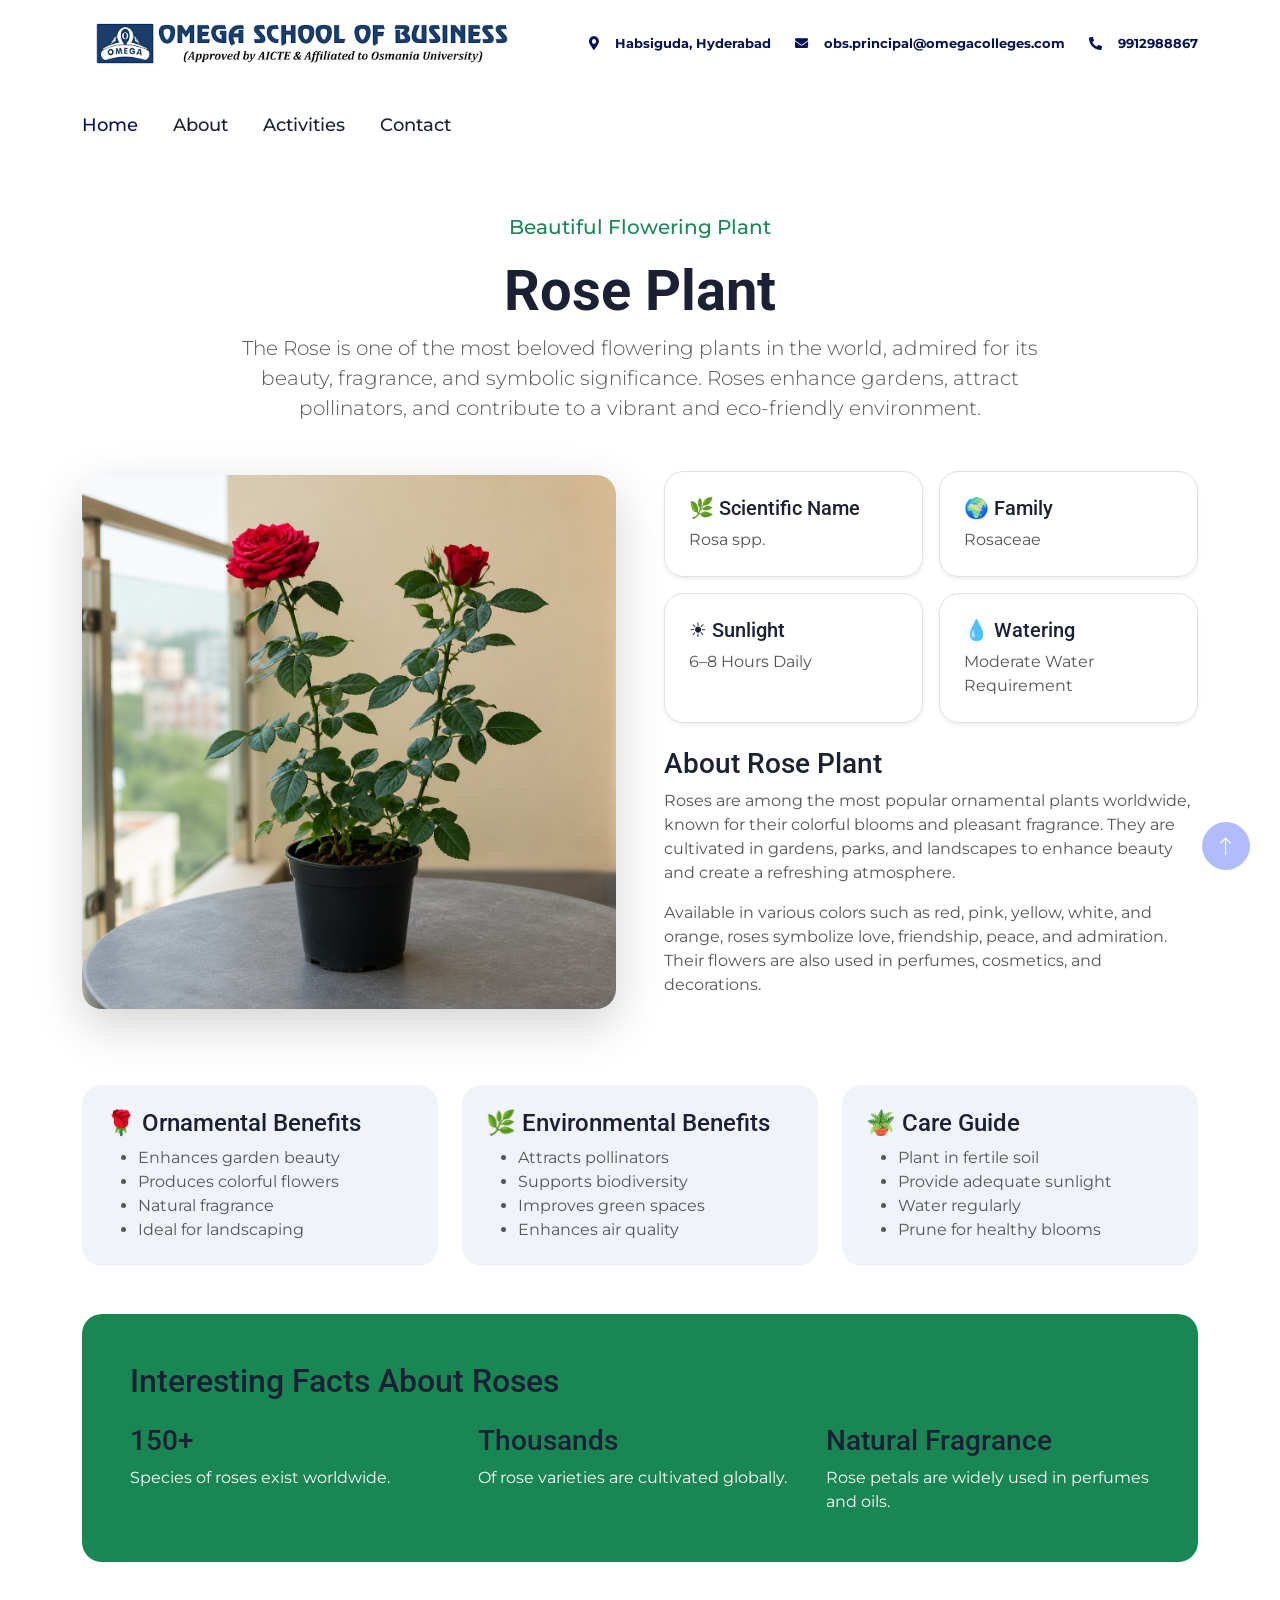
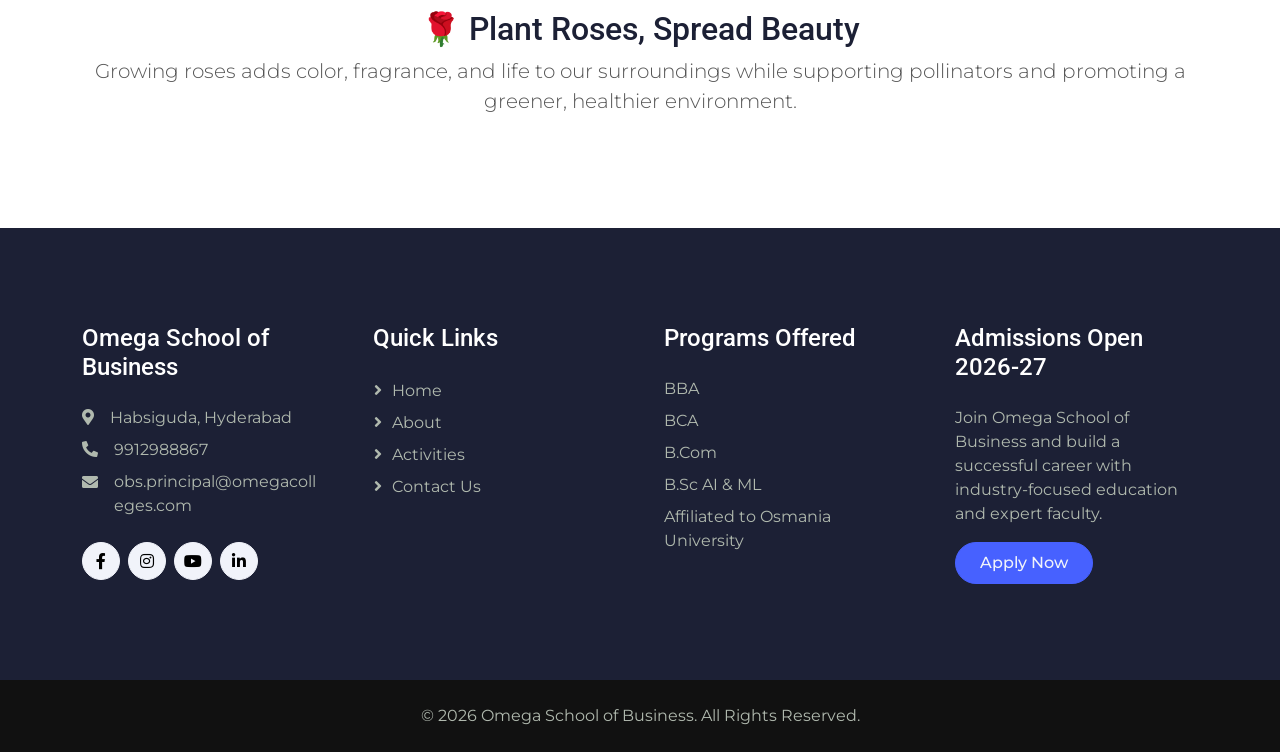
<file: rose.html>
<!DOCTYPE html>
<html lang="en">

<head>
    <meta charset="utf-8">
    <title>Omega School of Business</title>
    <meta content="width=device-width, initial-scale=1.0" name="viewport">
    <meta content="" name="keywords">
    <meta content="" name="description">

    <!-- Favicon -->
    <link href="img/favicon.ico" rel="icon">

    <!-- Google Web Fonts -->
    <link rel="preconnect" href="https://fonts.googleapis.com">
    <link rel="preconnect" href="https://fonts.gstatic.com" crossorigin>
    <link
        href="https://fonts.googleapis.com/css2?family=Montserrat:wght@400;500&family=Roboto:wght@500;700&display=swap"
        rel="stylesheet">

    <!-- Icon Font Stylesheet -->
    <link href="https://cdnjs.cloudflare.com/ajax/libs/font-awesome/5.10.0/css/all.min.css" rel="stylesheet">
    <link href="https://cdn.jsdelivr.net/npm/bootstrap-icons@1.4.1/font/bootstrap-icons.css" rel="stylesheet">

    <!-- Libraries Stylesheet -->
    <link href="lib/animate/animate.min.css" rel="stylesheet">
    <link href="lib/owlcarousel/assets/owl.carousel.min.css" rel="stylesheet">
    <link href="lib/lightbox/css/lightbox.min.css" rel="stylesheet">

    <!-- Customized Bootstrap Stylesheet -->
    <link href="css/bootstrap.min.css" rel="stylesheet">

    <!-- Template Stylesheet -->
    <link href="css/style.css" rel="stylesheet">

    <style>
        .border:hover{
    transform: translateY(-5px);
    transition: 0.3s ease;
    box-shadow: 0 8px 25px rgba(0,0,0,0.1);
}
.border:hover,
.bg-light:hover{
    transform: translateY(-6px);
    transition: 0.3s ease;
    box-shadow: 0 10px 25px rgba(0,0,0,0.12);
}

.rounded-4{
    border-radius: 20px !important;
}
    </style>
</head>

<body>
    <!-- Spinner Start -->
    <div id="spinner"
        class="show bg-white position-fixed translate-middle w-100 vh-100 top-50 start-50 d-flex align-items-center justify-content-center">
        <div class="spinner-border text-primary" role="status" style="width: 3rem; height: 3rem;"></div>
    </div>
    <!-- Spinner End -->


    <!-- Topbar Start -->
    <div class="container-fluid text-white d-none d-lg-flex" style="background: #fff;">
        <div class="container py-3">
            <div class="d-flex align-items-center">
                <a href="index.html">
                    <img class="me-3" src="img/logo1.png" alt="Logo" style="width: 440px; ">
                    <!-- <h4 class="text-white fw-bold m-0">OMEGA SCHOOL OF BUSINESS</h4> -->
                </a>
                <div class="ms-auto d-flex align-items-center" style="color: #071154; font-size: 15px; font-weight: bolder;">
                    <small class="ms-4"><i class="fa fa-map-marker-alt me-3"></i>Habsiguda, Hyderabad</small>
                    <small class="ms-4"><i class="fa fa-envelope me-3"></i>obs.principal@omegacolleges.com</small>
                    <small class="ms-4"><i class="fa fa-phone-alt me-3"></i>9912988867</small>
                    <!-- <div class="ms-3 d-flex">
                        <a class="btn btn-sm-square btn-light text-primary rounded-circle ms-2" href=""><i
                                class="fab fa-facebook-f"></i></a>
                        <a class="btn btn-sm-square btn-light text-primary rounded-circle ms-2" href=""><i
                                class="fab fa-twitter"></i></a>
                        <a class="btn btn-sm-square btn-light text-primary rounded-circle ms-2" href=""><i
                                class="fab fa-linkedin-in"></i></a>
                    </div> -->
                </div>
            </div>
        </div>
    </div>
    <!-- Topbar End -->


    <!-- Navbar Start -->
    <div class="container-fluid bg-white sticky-top">
        <div class="container">
            <nav class="navbar navbar-expand-lg bg-white navbar-light p-lg-0">
                <a href="index.html" class="navbar-brand d-lg-none">
                    <img class="me-3 img-fluid" src="img/logo1.png" alt="Logo"
     style="max-width: 240px; width: 100%; height: auto;">
                    <!-- <h1 class="fw-bold m-0">GrowMark</h1> -->
                </a>
                <button type="button" class="navbar-toggler me-0" data-bs-toggle="collapse"
                    data-bs-target="#navbarCollapse">
                    <span class="navbar-toggler-icon"></span>
                </button>
                <div class="collapse navbar-collapse" id="navbarCollapse">
                    <div class="navbar-nav">
                        <a href="index.html" class="nav-item nav-link active">Home</a>
                        <a href="about.html" class="nav-item nav-link">About</a>
                        <a href="activities.html" class="nav-item nav-link">Activities</a>
                        <!-- <a href="project.html" class="nav-item nav-link">Projects</a> -->
                        <!-- <div class="nav-item dropdown">
                            <a href="#" class="nav-link dropdown-toggle" data-bs-toggle="dropdown">Pages</a>
                            <div class="dropdown-menu bg-light rounded-0 rounded-bottom m-0">
                                <a href="feature.html" class="dropdown-item">Features</a>
                                <a href="team.html" class="dropdown-item">Our Team</a>
                                <a href="testimonial.html" class="dropdown-item">Testimonial</a>
                                <a href="quote.html" class="dropdown-item">Quotation</a>
                                <a href="404.html" class="dropdown-item">404 Page</a>
                            </div>
                        </div> -->
                        <a href="contact.html" class="nav-item nav-link">Contact</a>
                    </div>
                    <!-- <div class="ms-auto d-none d-lg-block">
                        <a href="" class="btn btn-primary rounded-pill py-2 px-3">Get A Quote</a>
                    </div> -->
                </div>
            </nav>
        </div>
    </div>
    <!-- Navbar End -->
<!-- Rose Plant Details Start -->
<div class="container-xxl py-5">
    <div class="container">

        <div class="text-center mb-5">
            <p class="fs-5 fw-medium text-success">Beautiful Flowering Plant</p>
            <h1 class="display-4">Rose Plant</h1>
            <p class="lead mx-auto" style="max-width: 800px;">
                The Rose is one of the most beloved flowering plants in the world, admired for its beauty,
                fragrance, and symbolic significance. Roses enhance gardens, attract pollinators,
                and contribute to a vibrant and eco-friendly environment.
            </p>
        </div>

        <div class="row g-5 align-items-center">

            <!-- Plant Image -->
            <div class="col-lg-6">
                <img src="img/rose.jpg"
                    class="img-fluid rounded-4 shadow-lg w-100"
                    style="max-height:600px; object-fit:cover;"
                    alt="Rose Plant">
            </div>

            <!-- Details -->
            <div class="col-lg-6">

                <div class="row g-3">

                    <div class="col-md-6">
                        <div class="border rounded-4 p-4 h-100 shadow-sm">
                            <h5>🌿 Scientific Name</h5>
                            <p class="mb-0">Rosa spp.</p>
                        </div>
                    </div>

                    <div class="col-md-6">
                        <div class="border rounded-4 p-4 h-100 shadow-sm">
                            <h5>🌍 Family</h5>
                            <p class="mb-0">Rosaceae</p>
                        </div>
                    </div>

                    <div class="col-md-6">
                        <div class="border rounded-4 p-4 h-100 shadow-sm">
                            <h5>☀ Sunlight</h5>
                            <p class="mb-0">6–8 Hours Daily</p>
                        </div>
                    </div>

                    <div class="col-md-6">
                        <div class="border rounded-4 p-4 h-100 shadow-sm">
                            <h5>💧 Watering</h5>
                            <p class="mb-0">Moderate Water Requirement</p>
                        </div>
                    </div>

                </div>

                <div class="mt-4">
                    <h3>About Rose Plant</h3>
                    <p>
                        Roses are among the most popular ornamental plants worldwide, known for their colorful blooms
                        and pleasant fragrance. They are cultivated in gardens, parks, and landscapes to enhance beauty
                        and create a refreshing atmosphere.
                    </p>

                    <p>
                        Available in various colors such as red, pink, yellow, white, and orange, roses symbolize love,
                        friendship, peace, and admiration. Their flowers are also used in perfumes, cosmetics, and decorations.
                    </p>
                </div>

            </div>
        </div>

        <!-- Benefits -->
        <div class="row mt-5 g-4">

            <div class="col-lg-4">
                <div class="bg-light rounded-4 p-4 h-100">
                    <h4>🌹 Ornamental Benefits</h4>
                    <ul class="mb-0">
                        <li>Enhances garden beauty</li>
                        <li>Produces colorful flowers</li>
                        <li>Natural fragrance</li>
                        <li>Ideal for landscaping</li>
                    </ul>
                </div>
            </div>

            <div class="col-lg-4">
                <div class="bg-light rounded-4 p-4 h-100">
                    <h4>🌿 Environmental Benefits</h4>
                    <ul class="mb-0">
                        <li>Attracts pollinators</li>
                        <li>Supports biodiversity</li>
                        <li>Improves green spaces</li>
                        <li>Enhances air quality</li>
                    </ul>
                </div>
            </div>

            <div class="col-lg-4">
                <div class="bg-light rounded-4 p-4 h-100">
                    <h4>🪴 Care Guide</h4>
                    <ul class="mb-0">
                        <li>Plant in fertile soil</li>
                        <li>Provide adequate sunlight</li>
                        <li>Water regularly</li>
                        <li>Prune for healthy blooms</li>
                    </ul>
                </div>
            </div>

        </div>

        <!-- Interesting Facts -->
        <div class="mt-5 p-5 bg-success text-white rounded-4">
            <h2 class="mb-4">Interesting Facts About Roses</h2>

            <div class="row g-4">
                <div class="col-md-4">
                    <h3>150+</h3>
                    <p class="mb-0">Species of roses exist worldwide.</p>
                </div>

                <div class="col-md-4">
                    <h3>Thousands</h3>
                    <p class="mb-0">Of rose varieties are cultivated globally.</p>
                </div>

                <div class="col-md-4">
                    <h3>Natural Fragrance</h3>
                    <p class="mb-0">Rose petals are widely used in perfumes and oils.</p>
                </div>
            </div>
        </div>

        <!-- Environmental Message -->
        <div class="text-center mt-5">
            <h2>🌹 Plant Roses, Spread Beauty</h2>
            <p class="lead">
                Growing roses adds color, fragrance, and life to our surroundings while supporting
                pollinators and promoting a greener, healthier environment.
            </p>
        </div>

    </div>
</div>
<!-- Rose Plant Details End -->


<!-- Footer Start -->

<div class="container-fluid bg-dark footer mt-5 py-5 wow fadeIn" data-wow-delay="0.1s">
    <div class="container py-5">
        <div class="row g-5">

        <div class="col-lg-3 col-md-6">
            <h4 class="text-white mb-4">Omega School of Business</h4>
            <p class="mb-2">
                <i class="fa fa-map-marker-alt me-3"></i>Habsiguda, Hyderabad
            </p>
            <p class="mb-2">
                <i class="fa fa-phone-alt me-3"></i>9912988867
            </p>
      <p class="mb-2 d-flex">
    <i class="fa fa-envelope me-3 mt-1 flex-shrink-0"></i>
    <span class="text-break">obs.principal@omegacolleges.com</span>
</p>

            <div class="d-flex pt-3">
                <a class="btn btn-square btn-light rounded-circle me-2" href="#">
                    <i class="fab fa-facebook-f"></i>
                </a>
                <a class="btn btn-square btn-light rounded-circle me-2" href="#">
                    <i class="fab fa-instagram"></i>
                </a>
                <a class="btn btn-square btn-light rounded-circle me-2" href="#">
                    <i class="fab fa-youtube"></i>
                </a>
                <a class="btn btn-square btn-light rounded-circle me-2" href="#">
                    <i class="fab fa-linkedin-in"></i>
                </a>
            </div>
        </div>

          <div class="col-lg-3 col-md-6">
            <h4 class="text-white mb-4">Quick Links</h4>
            <a class="btn btn-link" href="index.html">Home</a>
            <a class="btn btn-link" href="about.html">About</a>
           <a class="btn btn-link" href="activities.html">Activities</a>
            <a class="btn btn-link" href="contact.html">Contact Us</a>
            <!-- <a class="btn btn-link" href="#admissions">Admissions</a> -->
        </div>


        <div class="col-lg-3 col-md-6">
            <h4 class="text-white mb-4">Programs Offered</h4>
            <p class="mb-2">BBA</p>
            <p class="mb-2">BCA</p>
            <p class="mb-2">B.Com</p>
            <p class="mb-2">B.Sc AI & ML</p>
            <p class="mb-2">Affiliated to Osmania University</p>
        </div>

        <div class="col-lg-3 col-md-6">
            <h4 class="text-white mb-4">Admissions Open 2026-27</h4>
            <p>
                Join Omega School of Business and build a successful career with industry-focused education and expert faculty.
            </p>

            <a href="tel:9912988867" class="btn btn-primary rounded-pill px-4 py-2">
                Apply Now
            </a>
        </div>

    </div>
</div>


</div>
<!-- Footer End -->

<div class="container-fluid copyright py-4">
    <div class="container text-center">
        <p class="mb-0">
            © 2026 Omega School of Business. All Rights Reserved.
        </p>
    </div>
</div>


    <!-- Back to Top -->
    <a href="#" class="btn btn-lg btn-primary btn-lg-square rounded-circle back-to-top"><i
            class="bi bi-arrow-up"></i></a>


    <!-- JavaScript Libraries -->
    <script src="https://ajax.googleapis.com/ajax/libs/jquery/3.6.1/jquery.min.js"></script>
    <script src="https://cdn.jsdelivr.net/npm/bootstrap@5.0.0/dist/js/bootstrap.bundle.min.js"></script>
    <script src="lib/wow/wow.min.js"></script>
    <script src="lib/easing/easing.min.js"></script>
    <script src="lib/waypoints/waypoints.min.js"></script>
    <script src="lib/owlcarousel/owl.carousel.min.js"></script>
    <script src="lib/lightbox/js/lightbox.min.js"></script>

    <!-- Template Javascript -->
    <script src="js/main.js"></script>
</body>

</html>
</file>
<file: css/style.css>
/********** Template CSS **********/
:root {
    --primary: #071154;
    --secondary: #555555;
    --light: #F1F3FA;
    --dark: #1C2035;
}

.back-to-top {
    position: fixed;
    display: none;
    right: 30px;
    bottom: 30px;
    z-index: 99;
}

.fw-medium {
    font-weight: 500;
}


/*** Spinner ***/
#spinner {
    opacity: 0;
    visibility: hidden;
    transition: opacity .5s ease-out, visibility 0s linear .5s;
    z-index: 99999;
}

#spinner.show {
    transition: opacity .5s ease-out, visibility 0s linear 0s;
    visibility: visible;
    opacity: 1;
}


/*** Button ***/
.btn {
    transition: .5s;
    font-weight: 500;
}

.btn-primary,
.btn-outline-primary:hover {
    color: var(--light);
}

.btn-secondary,
.btn-outline-secondary:hover {
    color: var(--dark);
}

.btn-square {
    width: 38px;
    height: 38px;
}

.btn-sm-square {
    width: 32px;
    height: 32px;
}

.btn-lg-square {
    width: 48px;
    height: 48px;
}

.btn-square,
.btn-sm-square,
.btn-lg-square {
    padding: 0;
    display: flex;
    align-items: center;
    justify-content: center;
    font-weight: normal;
}


/*** Navbar ***/
.sticky-top {
    top: -100px;
    transition: .5s;
}

.navbar .navbar-nav .nav-link {
    margin-right: 35px;
    padding: 25px 0;
    color: var(--dark);
    font-size: 18px;
    font-weight: 500;
    outline: none;
}

.navbar .navbar-nav .nav-link:hover,
.navbar .navbar-nav .nav-link.active {
    color: var(--primary);
}

.navbar .dropdown-toggle::after {
    border: none;
    content: "\f107";
    font-family: "Font Awesome 5 Free";
    font-weight: 900;
    vertical-align: middle;
    margin-left: 8px;
}

@media (max-width: 991.98px) {
    .navbar .navbar-nav .nav-link  {
        margin-right: 0;
        padding: 10px 0;
    }

    .navbar .navbar-nav {
        margin-top: 15px;
        border-top: 1px solid #EEEEEE;
    }
}

@media (min-width: 992px) {
    .navbar .nav-item .dropdown-menu {
        display: block;
        border: none;
        margin-top: 0;
        top: 150%;
        opacity: 0;
        visibility: hidden;
        transition: .5s;
    }

    .navbar .nav-item:hover .dropdown-menu {
        top: 100%;
        visibility: visible;
        transition: .5s;
        opacity: 1;
    }
}


/*** Header ***/
.carousel-caption {
    top: 0;
    left: 0;
    right: 0;
    bottom: 0;
    display: flex;
    align-items: center;
    background: rgba(0, 0, 0, .1);
    z-index: 1;
}

.carousel-control-prev,
.carousel-control-next {
    width: 15%;
}

.carousel-control-prev-icon,
.carousel-control-next-icon {
    width: 3.5rem;
    height: 3.5rem;
    border-radius: 3.5rem;
    background-color: var(--primary);
    border: 15px solid var(--primary);
}

@media (max-width: 768px) {
    #header-carousel .carousel-item {
        position: relative;
        min-height: 450px;
    }
    
    #header-carousel .carousel-item img {
        position: absolute;
        width: 100%;
        height: 100%;
        object-fit: cover;
    }
}

.page-header {
    background: linear-gradient(rgba(0, 0, 0, .1), rgba(0, 0, 0, .1)), url(../img/a2.png) center center no-repeat;
    background-size: cover;
}

.page-header .breadcrumb-item+.breadcrumb-item::before {
    color: var(--light);
}

.page-header .breadcrumb-item,
.page-header .breadcrumb-item a {
    font-size: 18px;
    color: var(--light);
}


/*** Features ***/
.feature-row {
    box-shadow: 0 0 45px rgba(0, 0, 0, .08);
}

.feature-item {
    border-color: rgba(0, 0, 0, .03) !important;
}


/*** About ***/
.about {
    background: linear-gradient(rgba(0, 0, 0, .1), rgba(0, 0, 0, .1)), url(../img/a2.png) left center no-repeat;
    background-size: cover;
}

.btn-play {
    position: relative;
    display: block;
    box-sizing: content-box;
    width: 36px;
    height: 46px;
    border-radius: 100%;
    border: none;
    outline: none !important;
    padding: 18px 20px 20px 28px;
    background: var(--primary);
}

.btn-play:before {
    content: "";
    position: absolute;
    z-index: 0;
    left: 50%;
    top: 50%;
    transform: translateX(-50%) translateY(-50%);
    display: block;
    width: 90px;
    height: 90px;
    background: var(--primary);
    border-radius: 100%;
    animation: pulse-border 1500ms ease-out infinite;
}

.btn-play:after {
    content: "";
    position: absolute;
    z-index: 1;
    left: 50%;
    top: 50%;
    transform: translateX(-50%) translateY(-50%);
    display: block;
    width: 90px;
    height: 90px;
    background: var(--primary);
    border-radius: 100%;
    transition: all 200ms;
}

.btn-play span {
    display: block;
    position: relative;
    z-index: 3;
    width: 0;
    height: 0;
    left: 3px;
    border-left: 30px solid #FFFFFF;
    border-top: 18px solid transparent;
    border-bottom: 18px solid transparent;
}

@keyframes pulse-border {
    0% {
        transform: translateX(-50%) translateY(-50%) translateZ(0) scale(1);
        opacity: 1;
    }

    100% {
        transform: translateX(-50%) translateY(-50%) translateZ(0) scale(2);
        opacity: 0;
    }
}

.modal-video .modal-dialog {
    position: relative;
    max-width: 800px;
    margin: 60px auto 0 auto;
}

.modal-video .modal-body {
    position: relative;
    padding: 0px;
}

.modal-video .close {
    position: absolute;
    width: 30px;
    height: 30px;
    right: 0px;
    top: -30px;
    z-index: 999;
    font-size: 30px;
    font-weight: normal;
    color: #FFFFFF;
    background: #000000;
    opacity: 1;
}


/*** Service ***/
.service-item .service-text {
    position: relative;
    width: 100%;
    top: 0;
    left: 0;
    text-align: center;
    background: #FFFFFF;
    box-shadow: 0 0 45px rgba(0, 0, 0, .06);
    transition: .5s;
    z-index: 2;
}

.service-item:hover .service-text {
    top: -1.5rem;
}

.service-item .service-text h5 {
    transition: .5s;
}

.service-item:hover .service-text h5 {
    color: var(--primary);
}

.service-item .service-btn {
    position: absolute;
    width: 80%;
    height: 3rem;
    left: 10%;
    bottom: 0;
    display: flex;
    align-items: center;
    justify-content: center;
    background: #FFFFFF;
    box-shadow: 0 0 45px rgba(0, 0, 0, .07);
    transition: .5s;
    z-index: 1;
}

.service-item:hover .service-btn {
    bottom: -1.5rem;
}


/*** Project ***/
.project-item {
    position: relative;
    border-radius: 8px;
    overflow: hidden;
    box-shadow: 0 0 45px rgba(0, 0, 0, .07);
}

.project-item .project-overlay {
    position: absolute;
    width: 100%;
    height: 100%;
    top: 0;
    left: 0;
    display: flex;
    align-items: center;
    justify-content: center;
    background: rgba(0, 0, 0, .5);
    opacity: 0;
    padding-top: 60px;
    transition: .5s;
}

.project-item:hover .project-overlay {
    opacity: 1;
    padding-top: 0;
}

.project-carousel .owl-nav {
    position: absolute;
    top: -100px;
    right: 0;
    display: flex;
}

.project-carousel .owl-nav .owl-prev,
.project-carousel .owl-nav .owl-next {
    margin-left: 15px;
    width: 55px;
    height: 55px;
    display: flex;
    align-items: center;
    justify-content: center;
    color: var(--secondary);
    border-radius: 55px;
    box-shadow: 0 0 45px rgba(0, 0, 0, .15);
    font-size: 25px;
    transition: .5s;
}

.project-carousel .owl-nav .owl-prev:hover,
.project-carousel .owl-nav .owl-next:hover {
    background: var(--primary);
    color: #FFFFFF;
}

@media (max-width: 768px) {
    .project-carousel .owl-nav {
        top: -70px;
        right: auto;
        left: 50%;
        transform: translateX(-50%);
    }

    .project-carousel .owl-nav .owl-prev,
    .project-carousel .owl-nav .owl-next {
        margin: 0 7px;
        width: 45px;
        height: 45px;
        font-size: 20px;
    }
}


/*** Team ***/
.team-item {
    position: relative;
    text-align: center;
    box-shadow: 0 0 45px rgba(0, 0, 0, .07);
}

.team-item .team-social {
    position: absolute;
    padding: 0;
    top: 15px;
    left: 0;
    overflow: hidden;
}

.team-item .team-social li {
    list-style-type: none;
    margin-bottom: 10px;
    margin-left: -50px;
    opacity: 0;
    transition: .5s;
}

.team-item:hover .team-social li {
    margin-left: 15px;
    opacity: 1;
}

.team-item .team-social li .btn {
    background: #FFFFFF;
    color: var(--primary);
    border-radius: 40px;
    transition: .5s;
}

.team-item .team-social li .btn:hover {
    color: #FFFFFF;
    background: var(--primary);
}

.team-item .team-social li:nth-child(1) {
    transition-delay: .1s;
}

.team-item .team-social li:nth-child(2) {
    transition-delay: .2s;
}

.team-item .team-social li:nth-child(3) {
    transition-delay: .3s;
}

.team-item .team-social li:nth-child(4) {
    transition-delay: .4s;
}

.team-item .team-social li:nth-child(5) {
    transition-delay: .5s;
}


/*** Testimonial ***/
.testimonial-item {
    box-shadow: 0 0 45px rgba(0, 0, 0, .07);
    transition: .5s;
}

.owl-item .testimonial-item,
.testimonial-item * {
    transition: .5s;
}

.owl-item.center .testimonial-item,
.testimonial-item:hover {
    background: var(--primary);
}

.owl-item.center .testimonial-item *,
.testimonial-item:hover * {
    color: #FFFFFF !important;
}

.testimonial-item img {
    width: 100px !important;
    height: 100px !important;
    border-radius: 100px;
}

.testimonial-carousel .owl-nav {
    position: absolute;
    top: -100px;
    right: 0;
    display: flex;
}

.testimonial-carousel .owl-nav .owl-prev,
.testimonial-carousel .owl-nav .owl-next {
    margin-left: 15px;
    width: 55px;
    height: 55px;
    display: flex;
    align-items: center;
    justify-content: center;
    color: var(--secondary);
    border-radius: 55px;
    box-shadow: 0 0 45px rgba(0, 0, 0, .15);
    font-size: 25px;
    transition: .5s;
}

.testimonial-carousel .owl-nav .owl-prev:hover,
.testimonial-carousel .owl-nav .owl-next:hover {
    background: var(--primary);
    color: #FFFFFF;
}

@media (max-width: 768px) {
    .testimonial-carousel .owl-nav {
        top: -70px;
        right: auto;
        left: 50%;
        transform: translateX(-50%);
    }

    .testimonial-carousel .owl-nav .owl-prev,
    .testimonial-carousel .owl-nav .owl-next {
        margin: 0 7px;
        width: 45px;
        height: 45px;
        font-size: 20px;
    }
}


/*** Footer ***/
.footer {
    color: #B0B9AE;
}

.footer .btn.btn-link {
    display: block;
    margin-bottom: 5px;
    padding: 0;
    text-align: left;
    color: #B0B9AE;
    font-weight: normal;
    text-transform: capitalize;
    transition: .3s;
}

.footer .btn.btn-link::before {
    position: relative;
    content: "\f105";
    font-family: "Font Awesome 5 Free";
    font-weight: 900;
    margin-right: 10px;
}

.footer .btn.btn-link:hover {
    color: var(--light);
    letter-spacing: 1px;
    box-shadow: none;
}

.copyright {
    color: #B0B9AE;
}

.copyright {
    background: #111111;
}

.copyright a:hover {
    color: var(--primary) !important;
}
</file>
